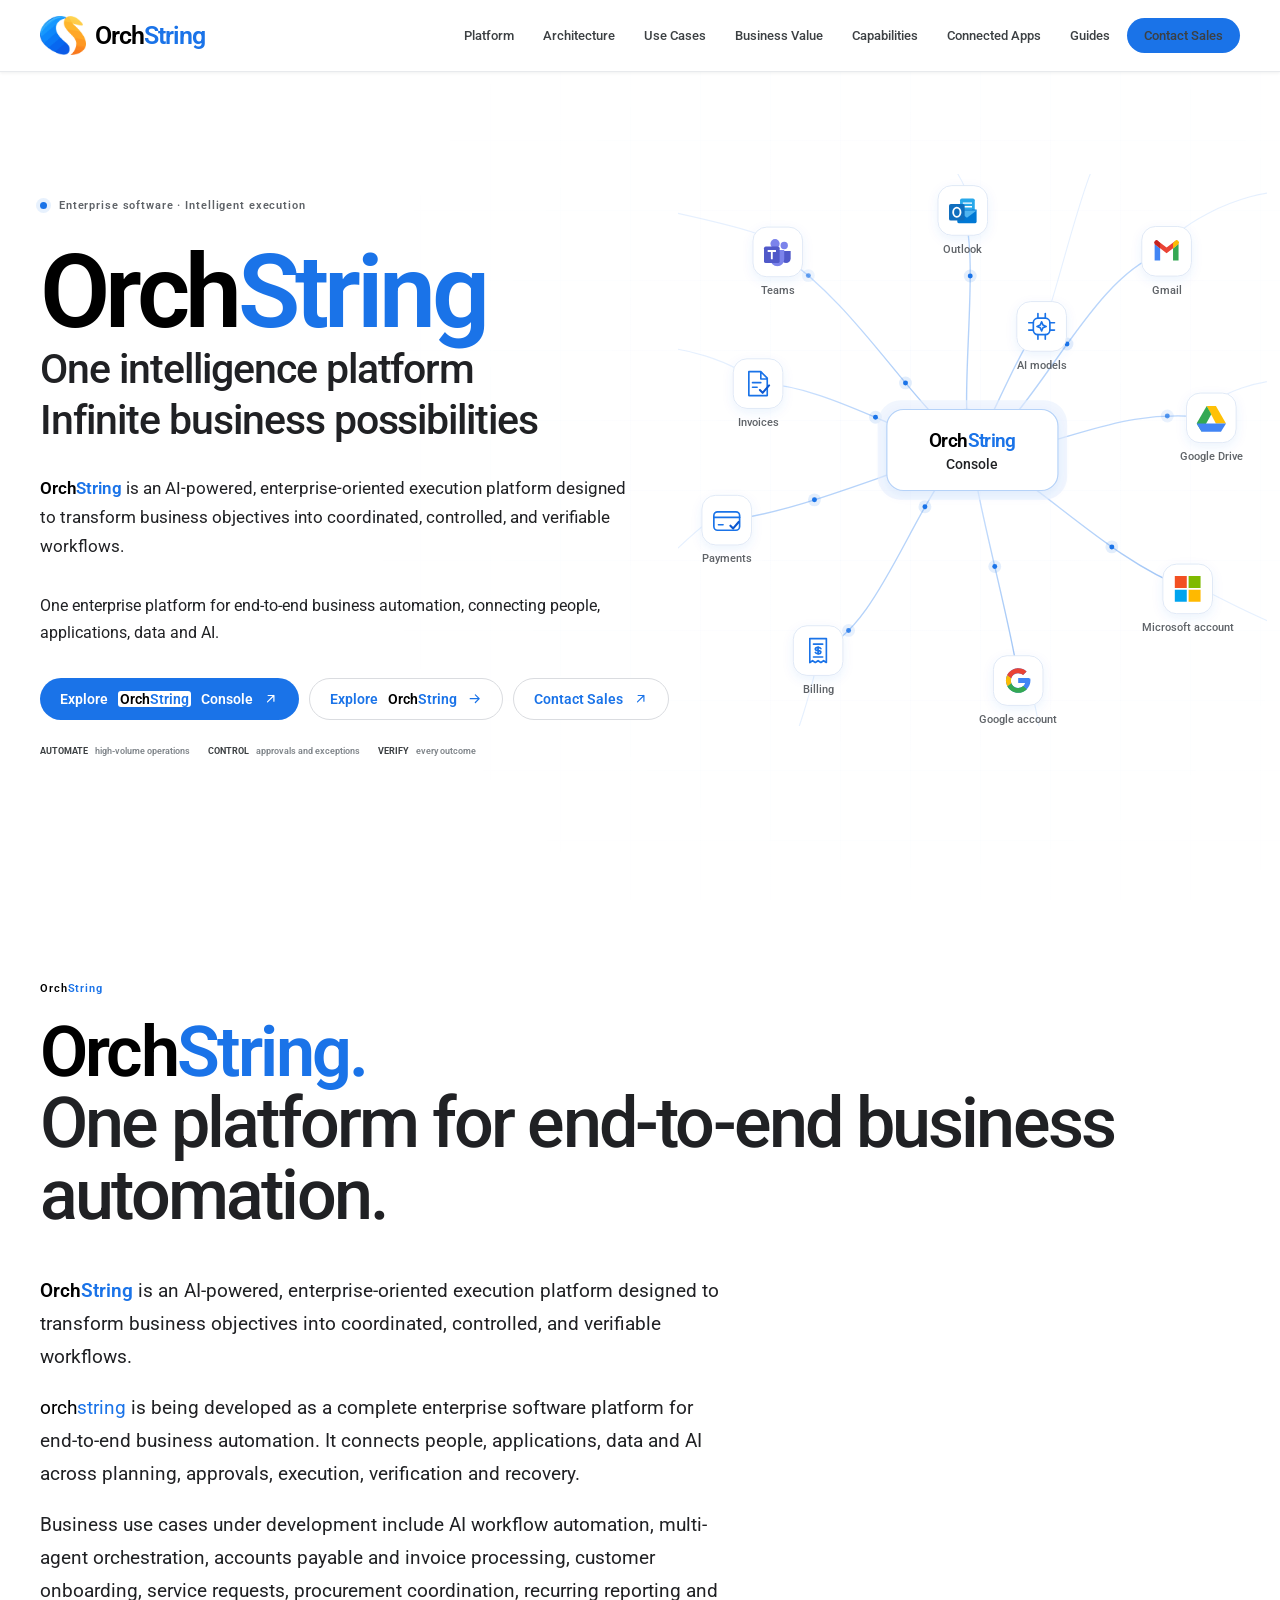
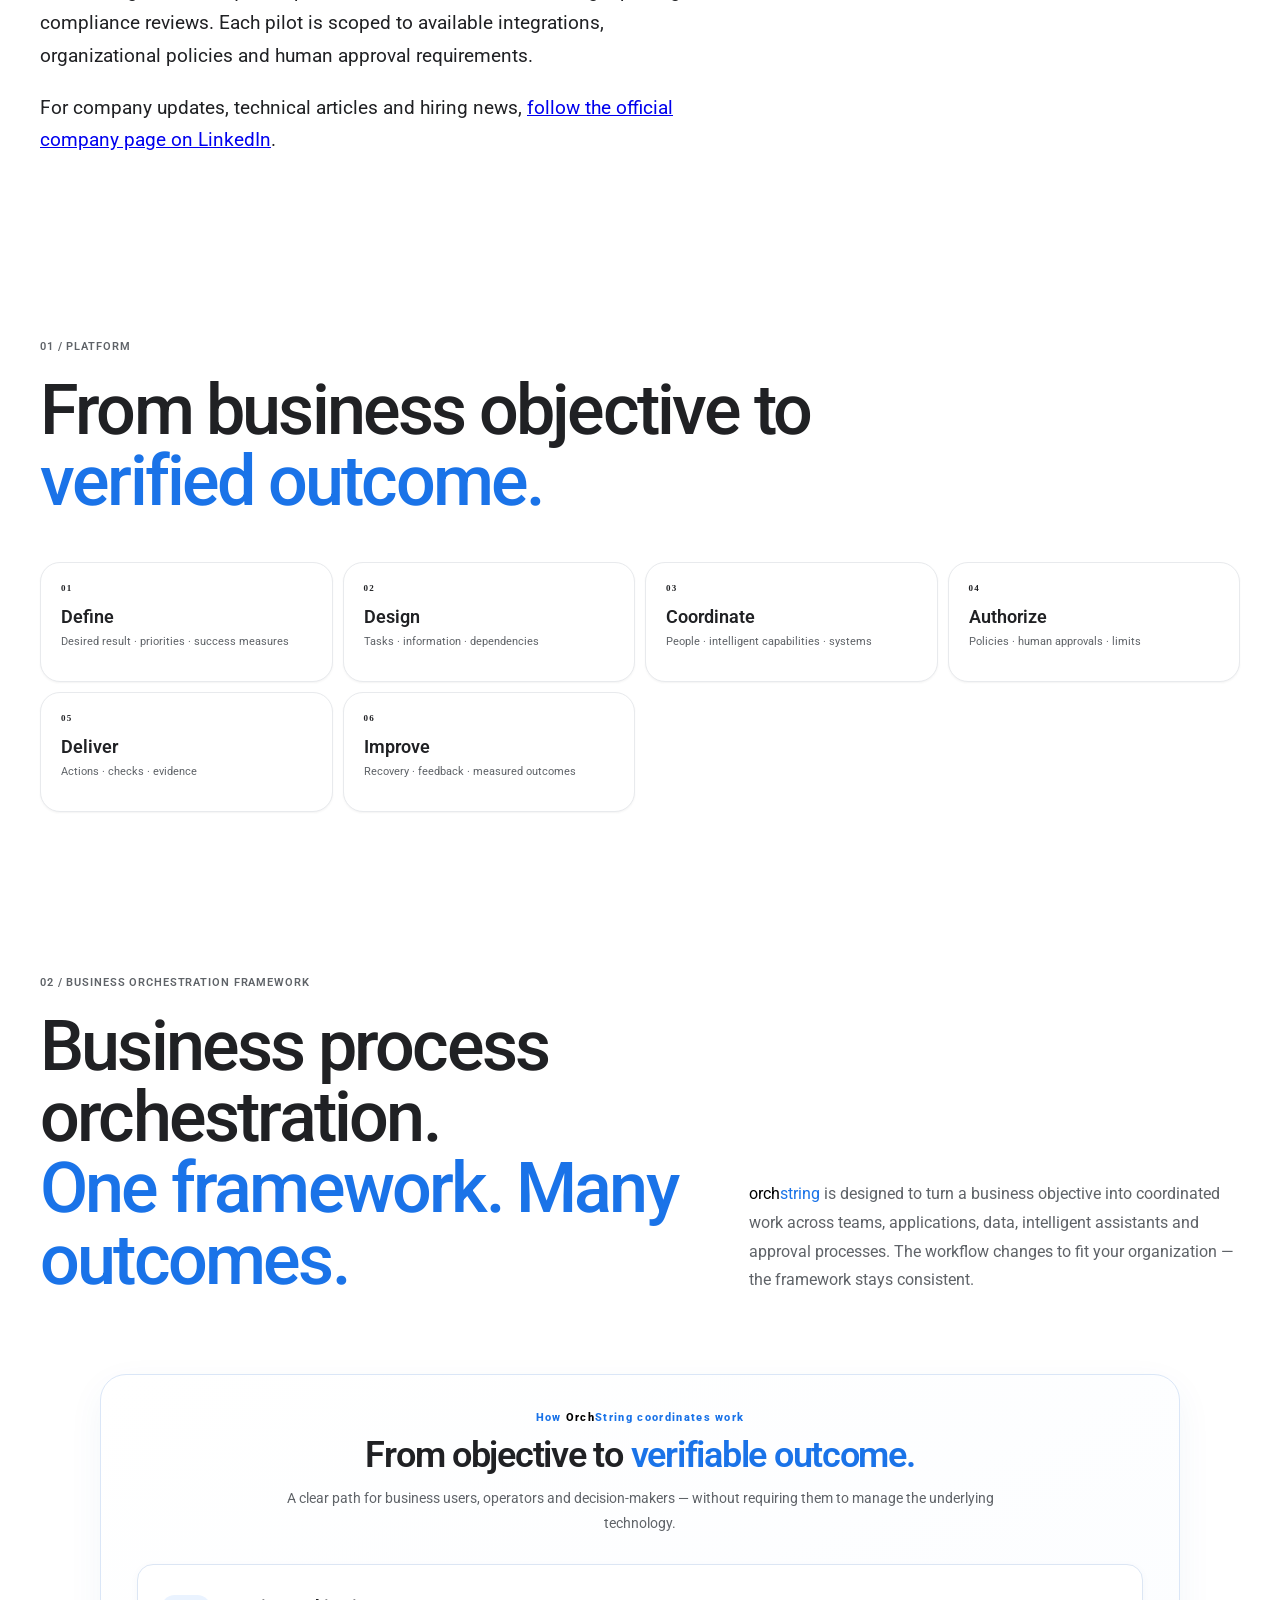
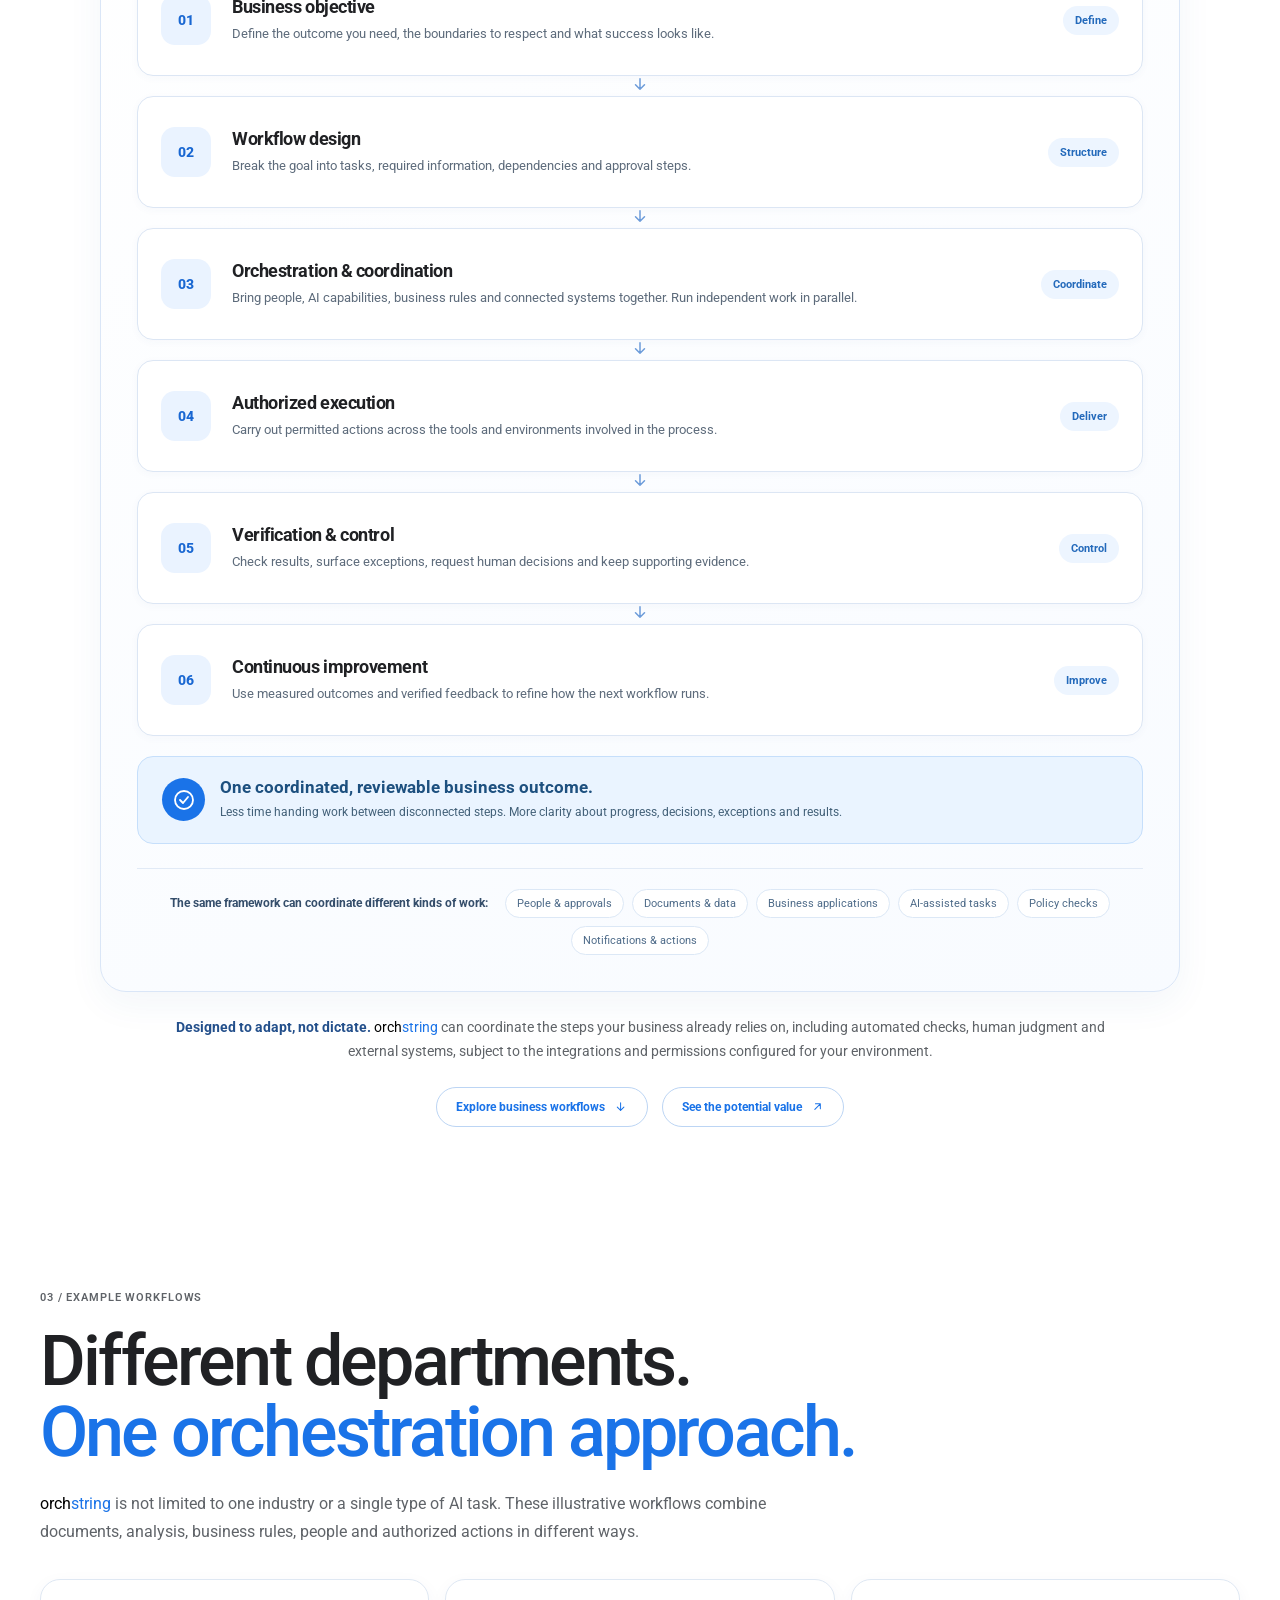
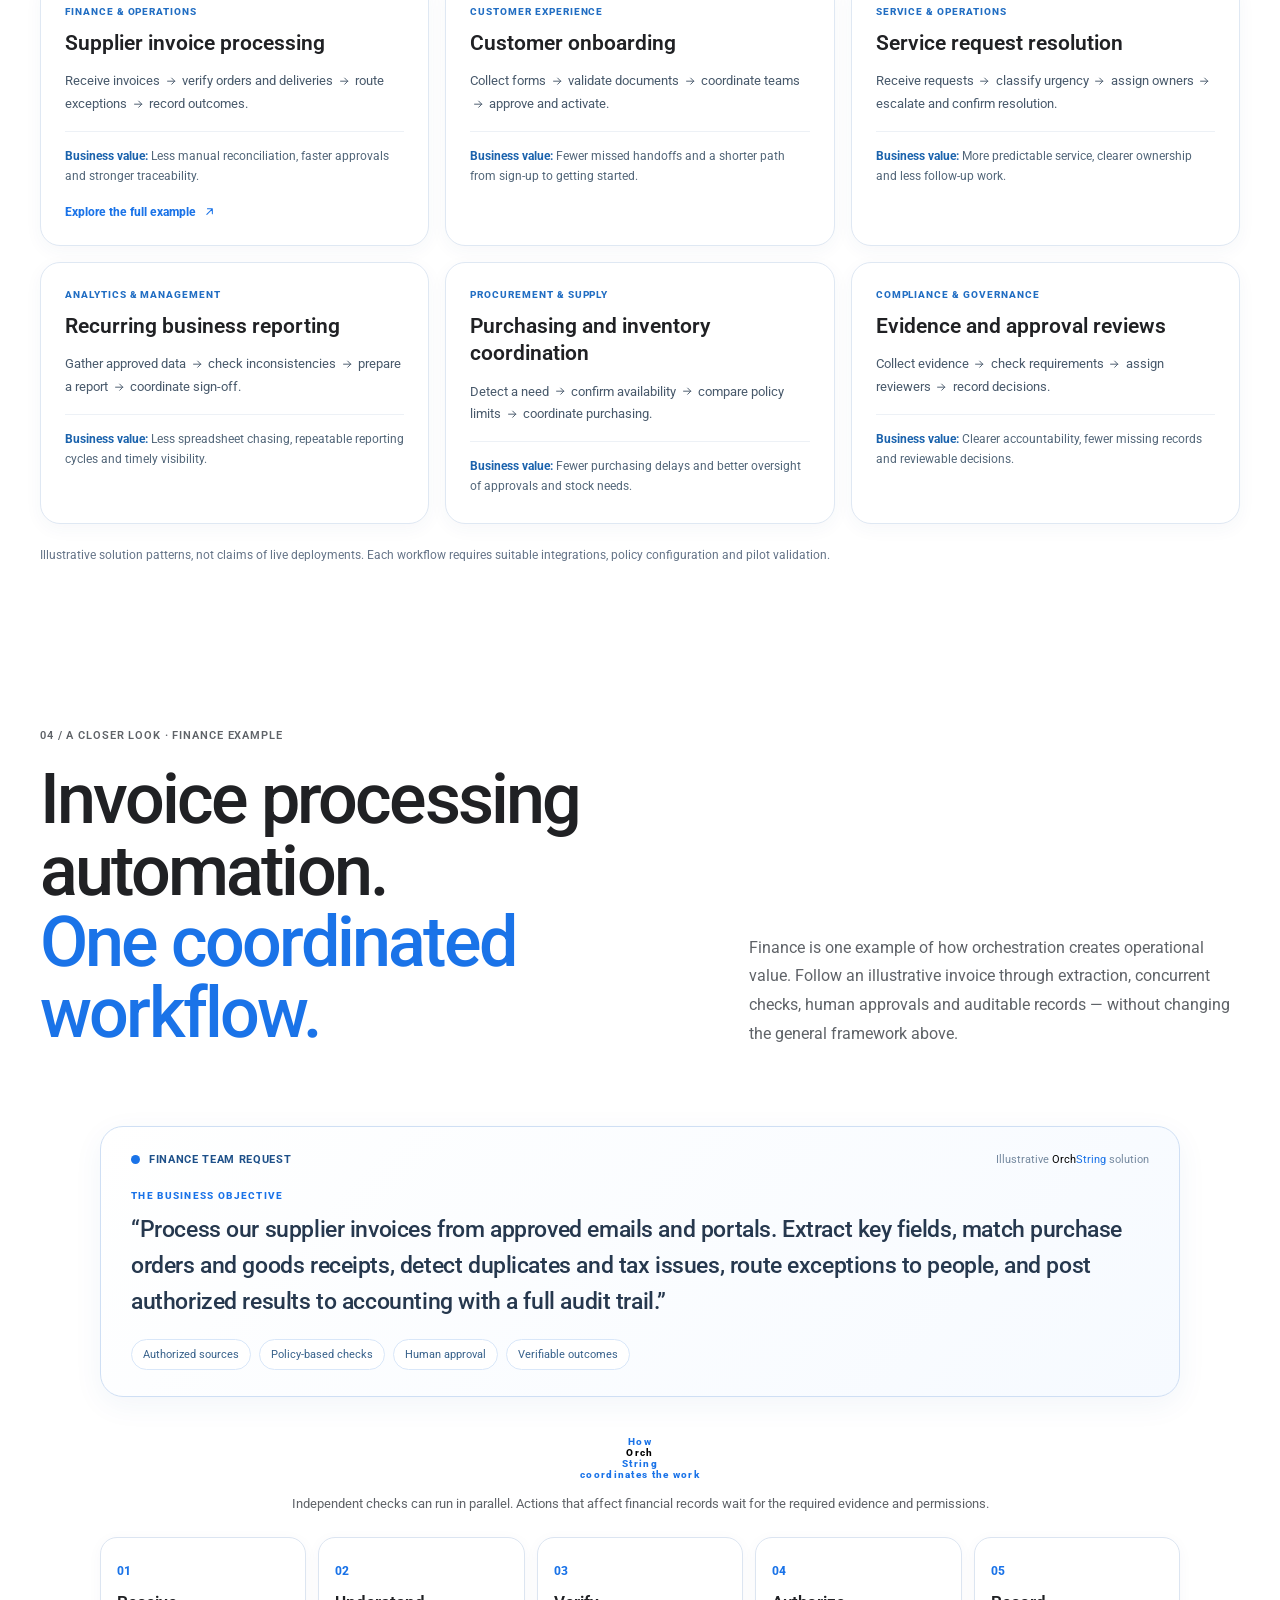
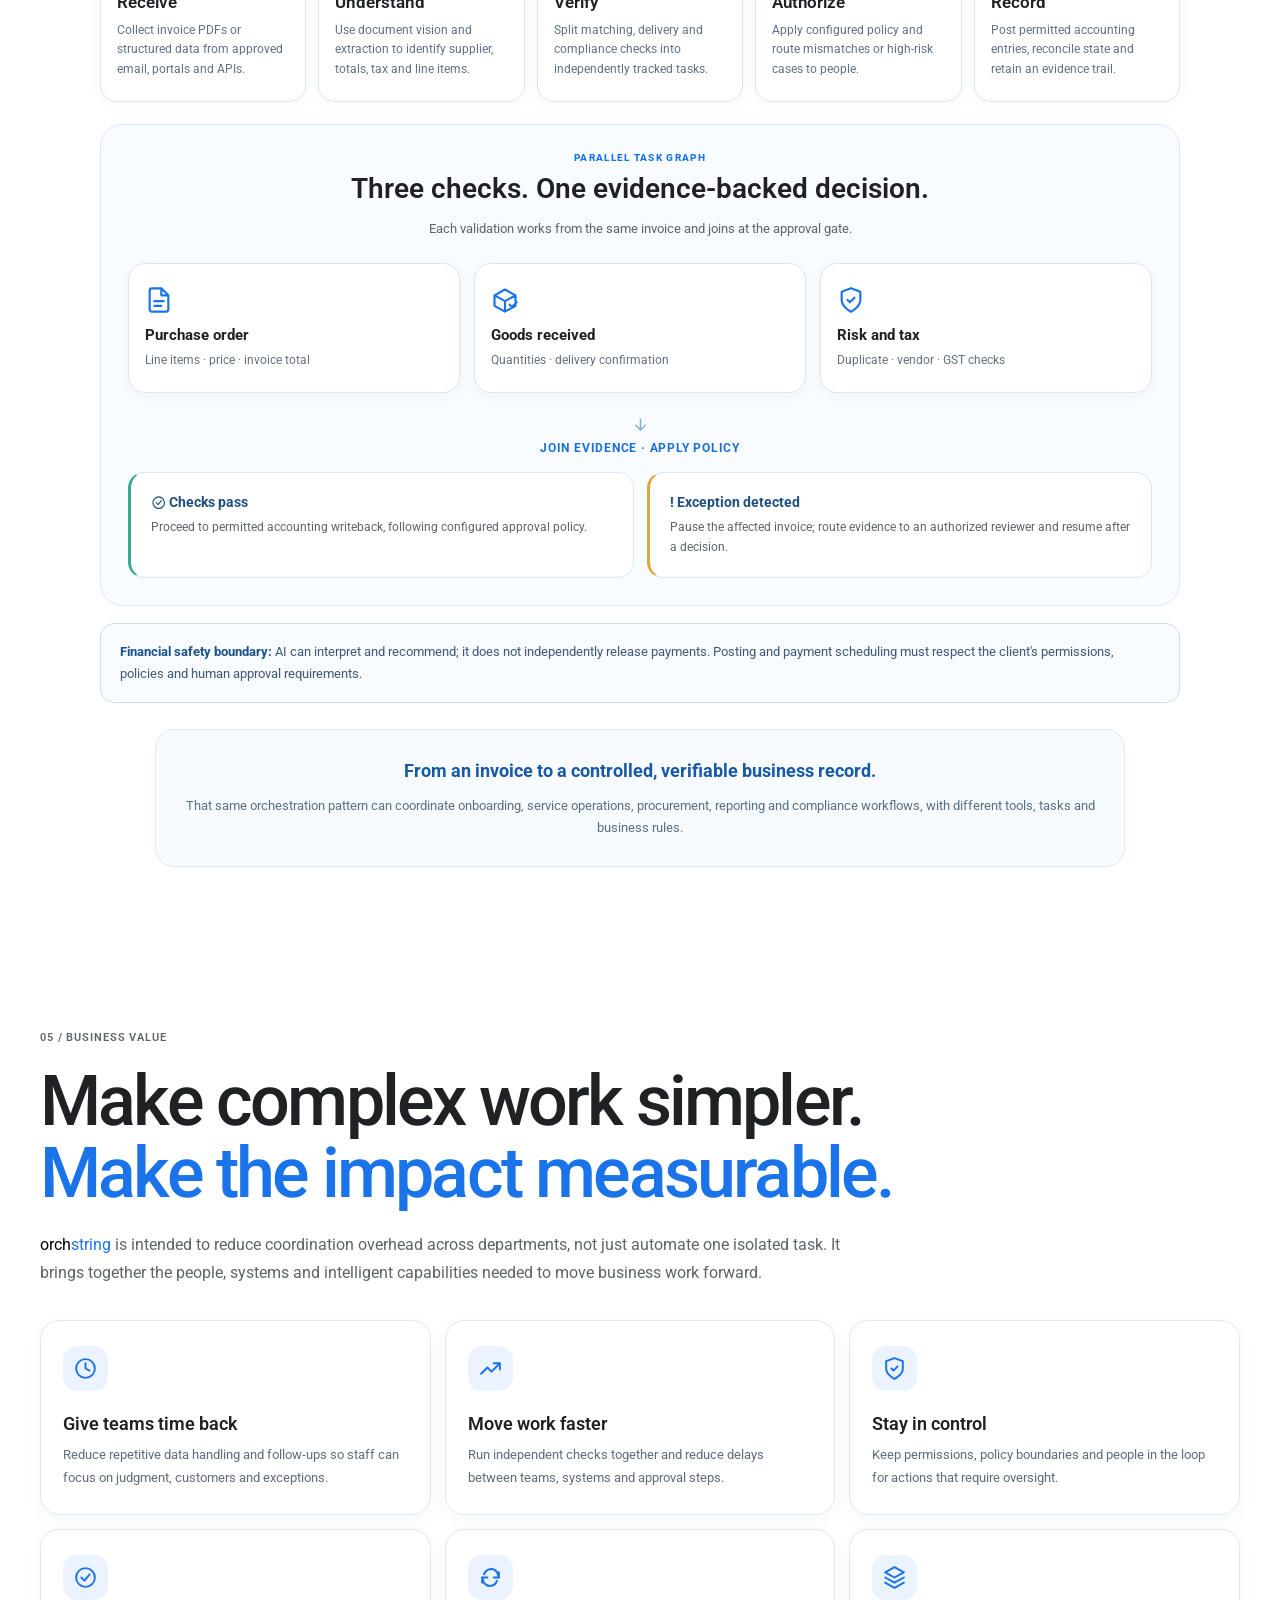
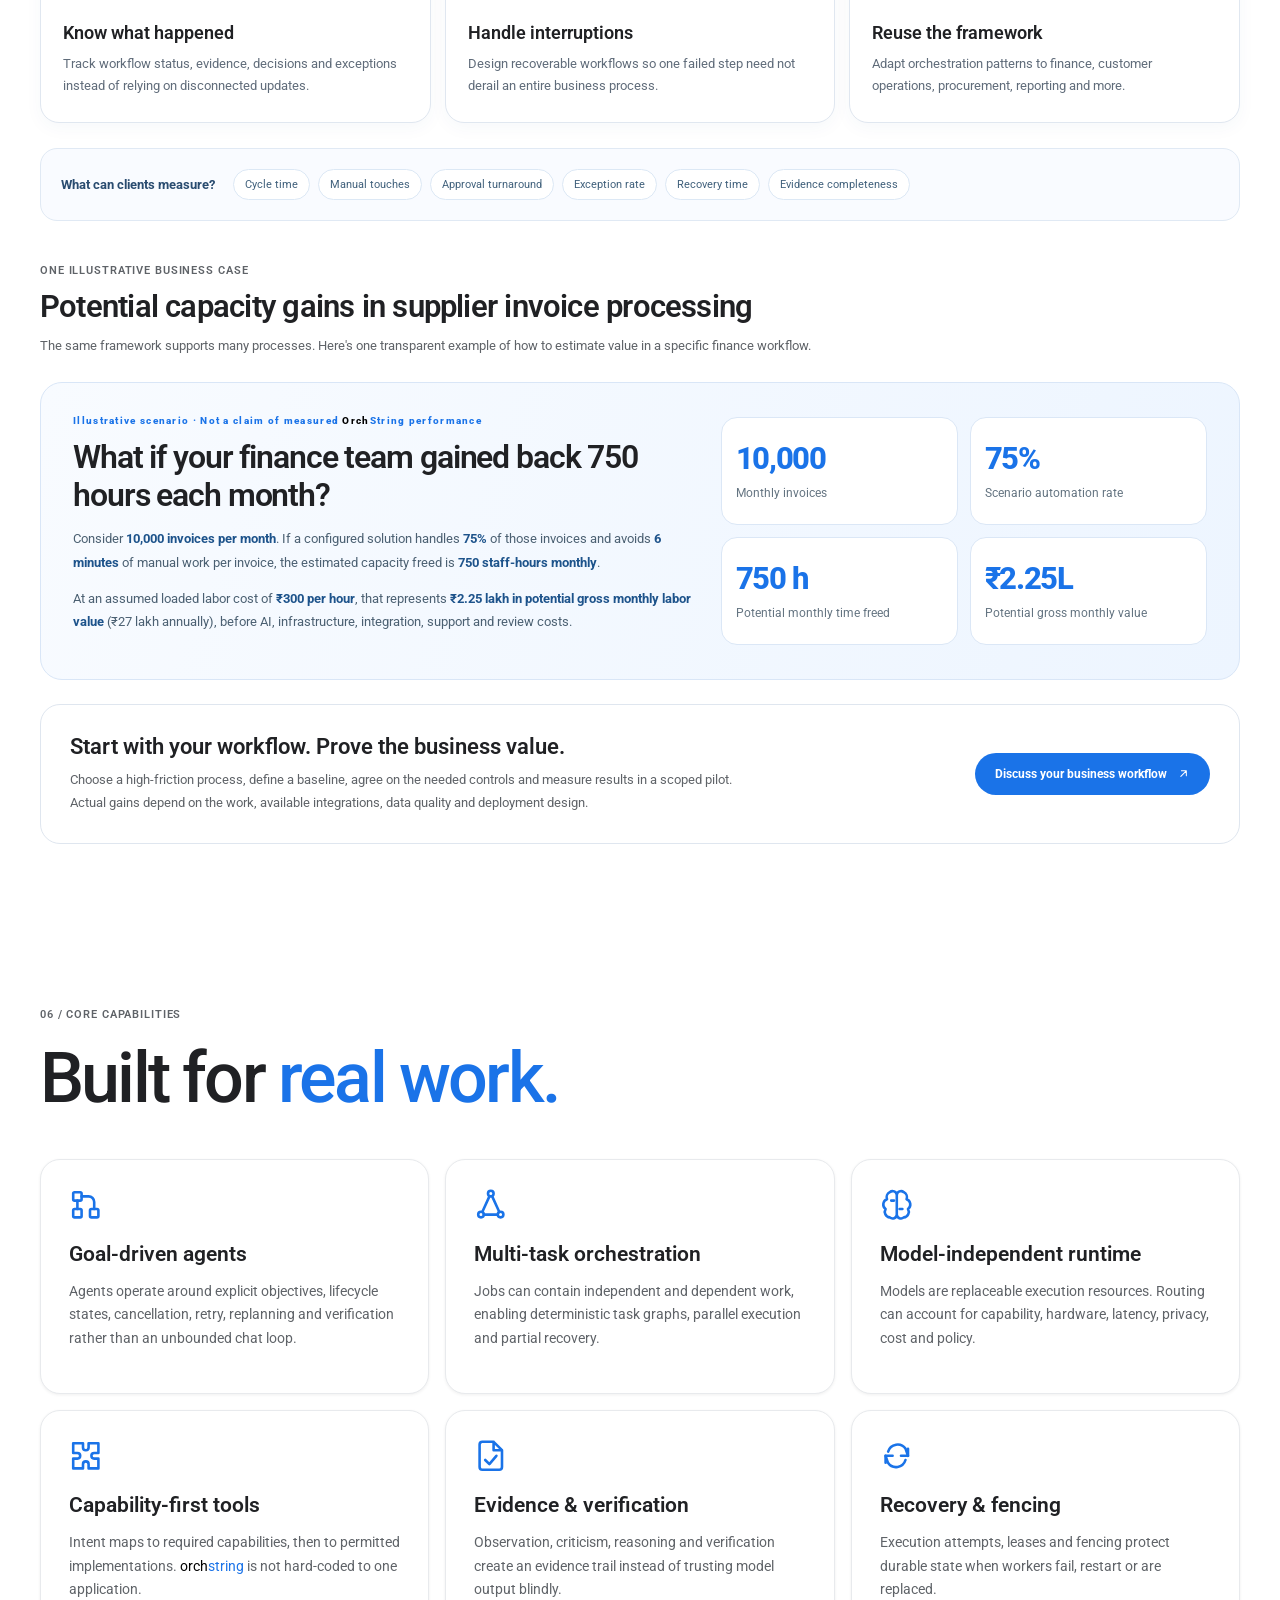
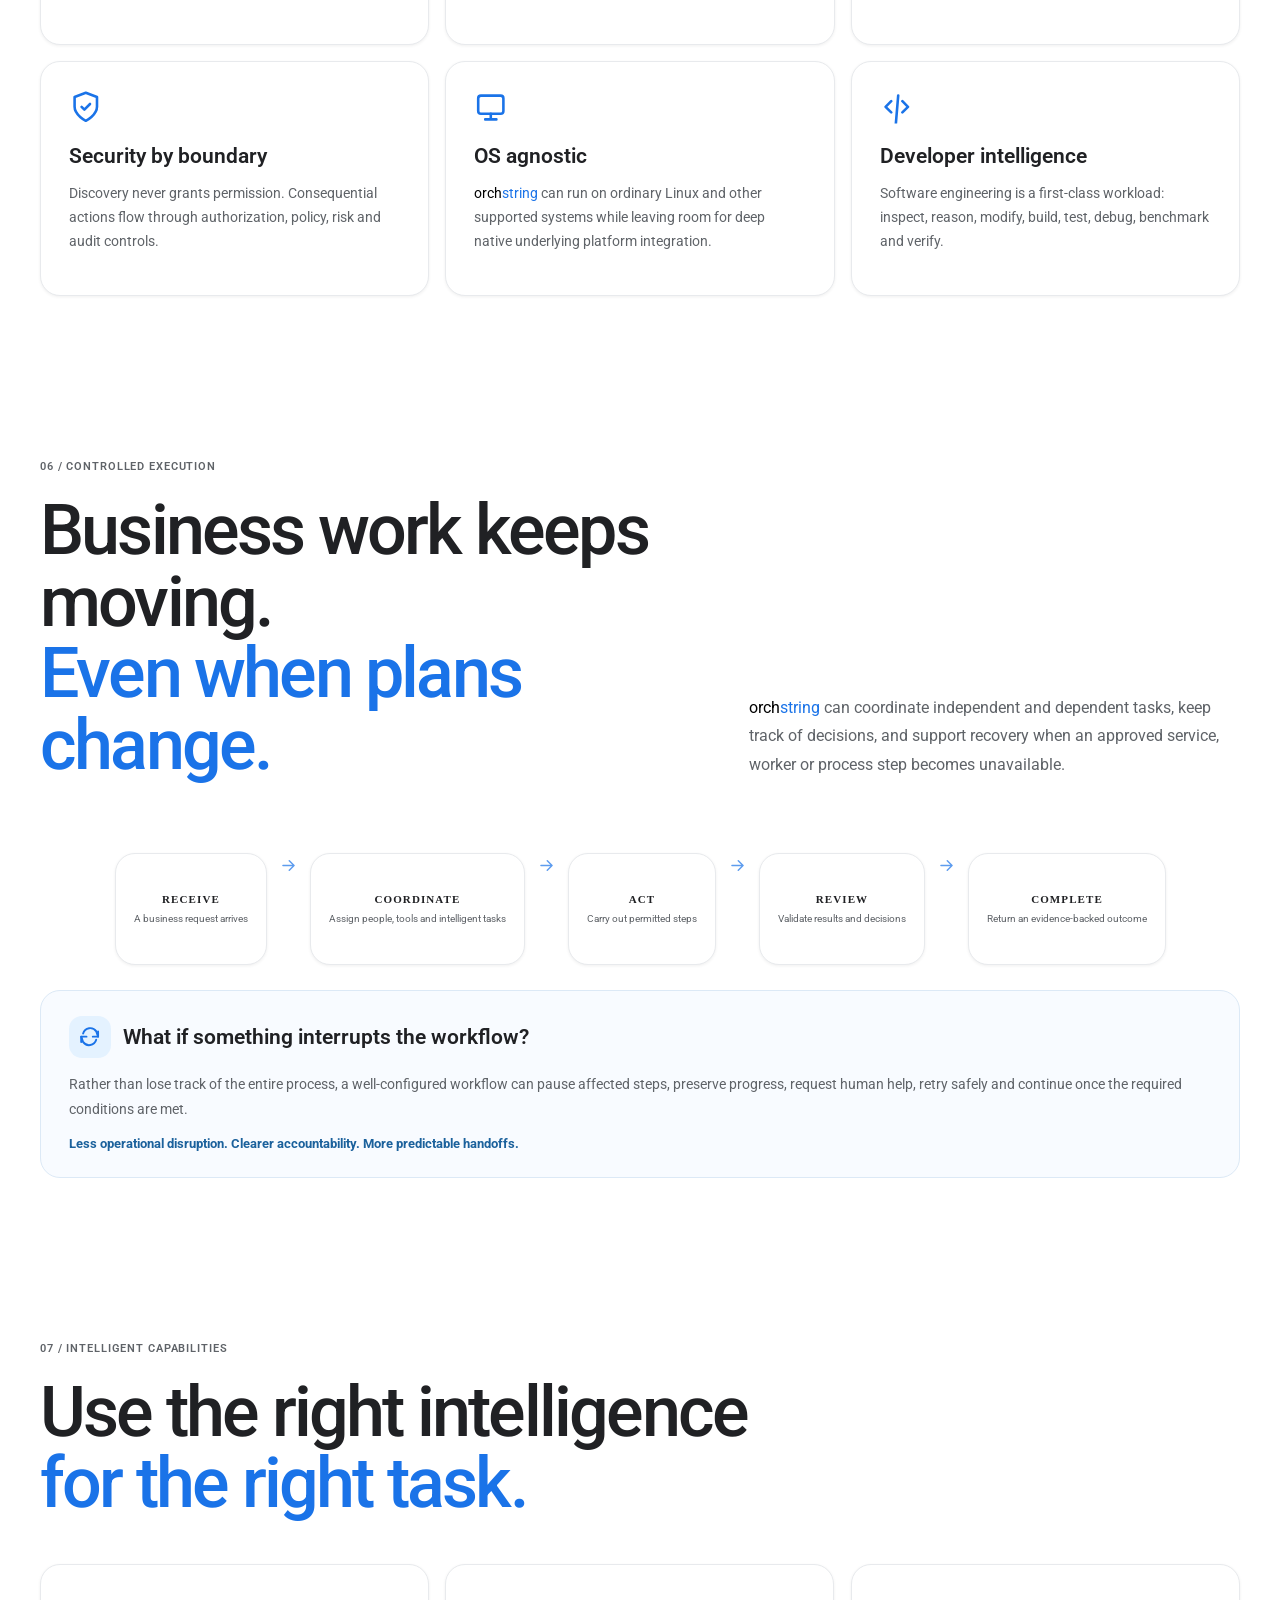
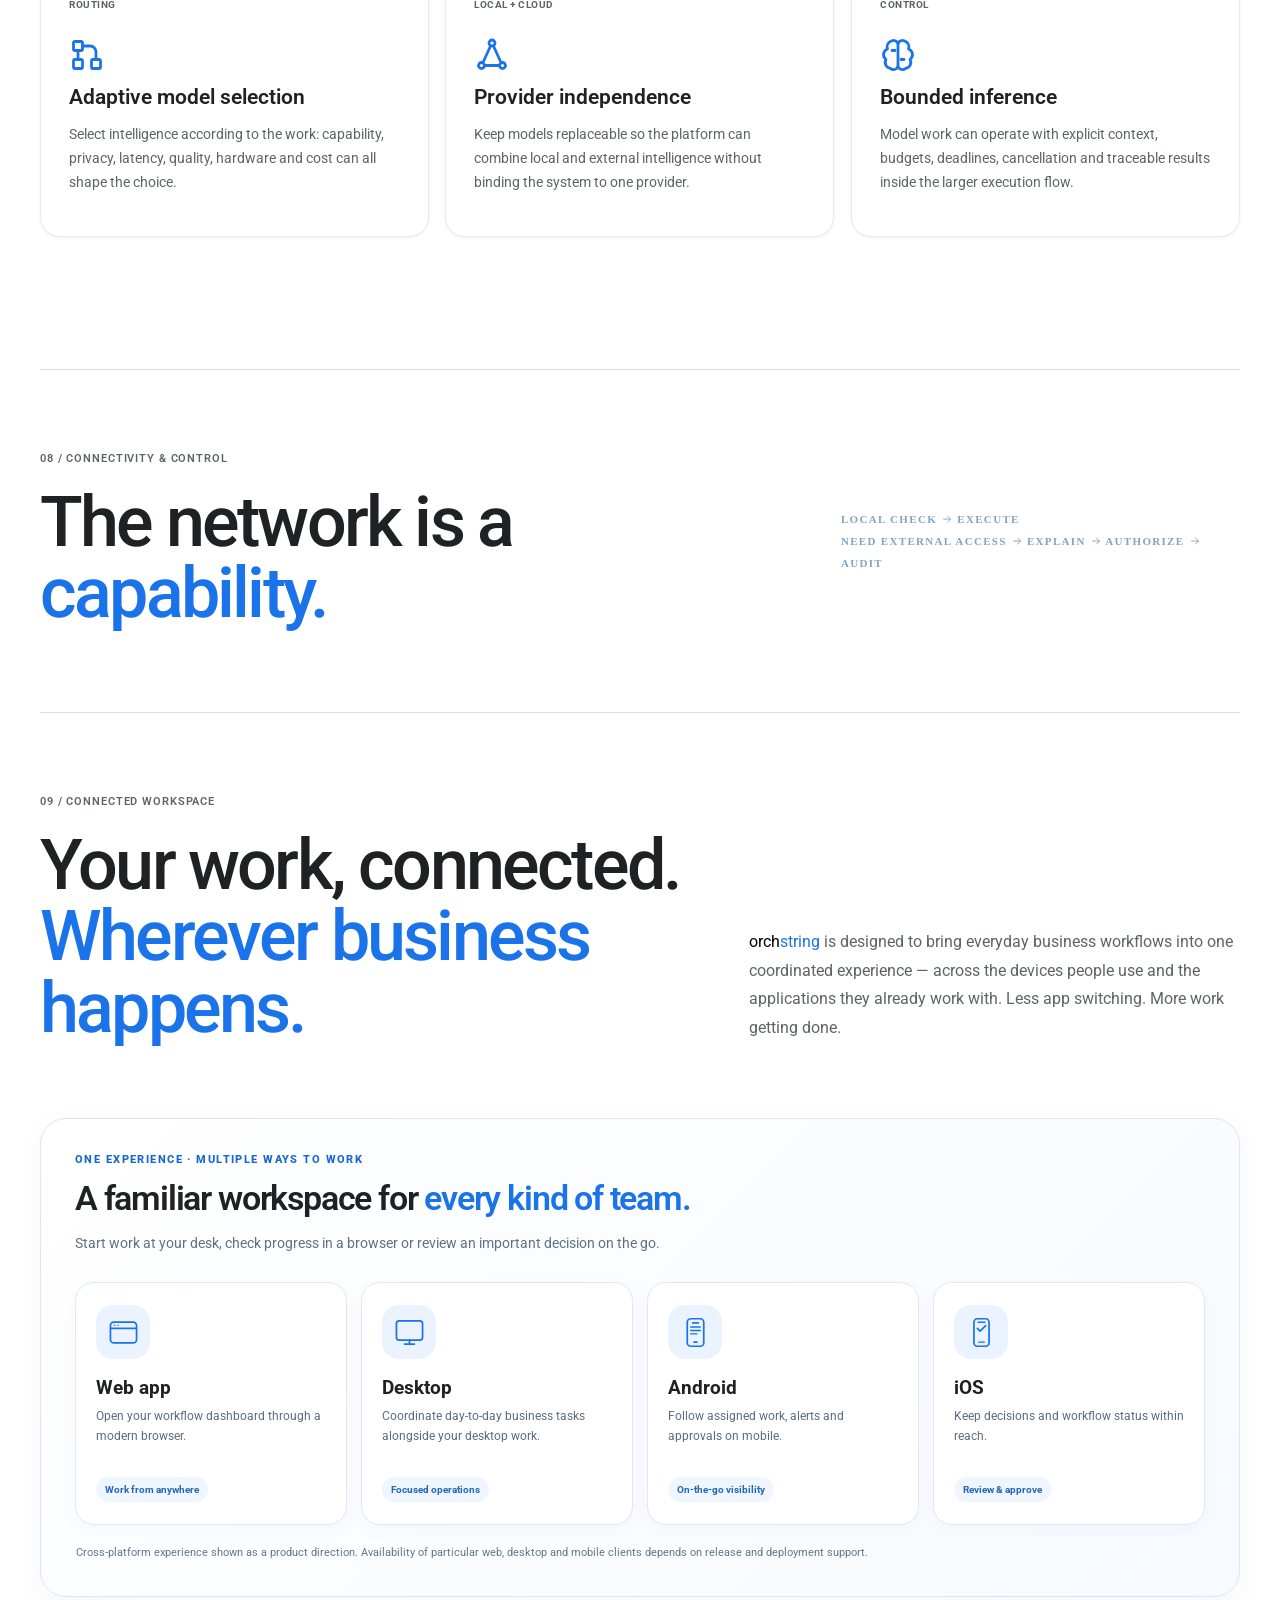
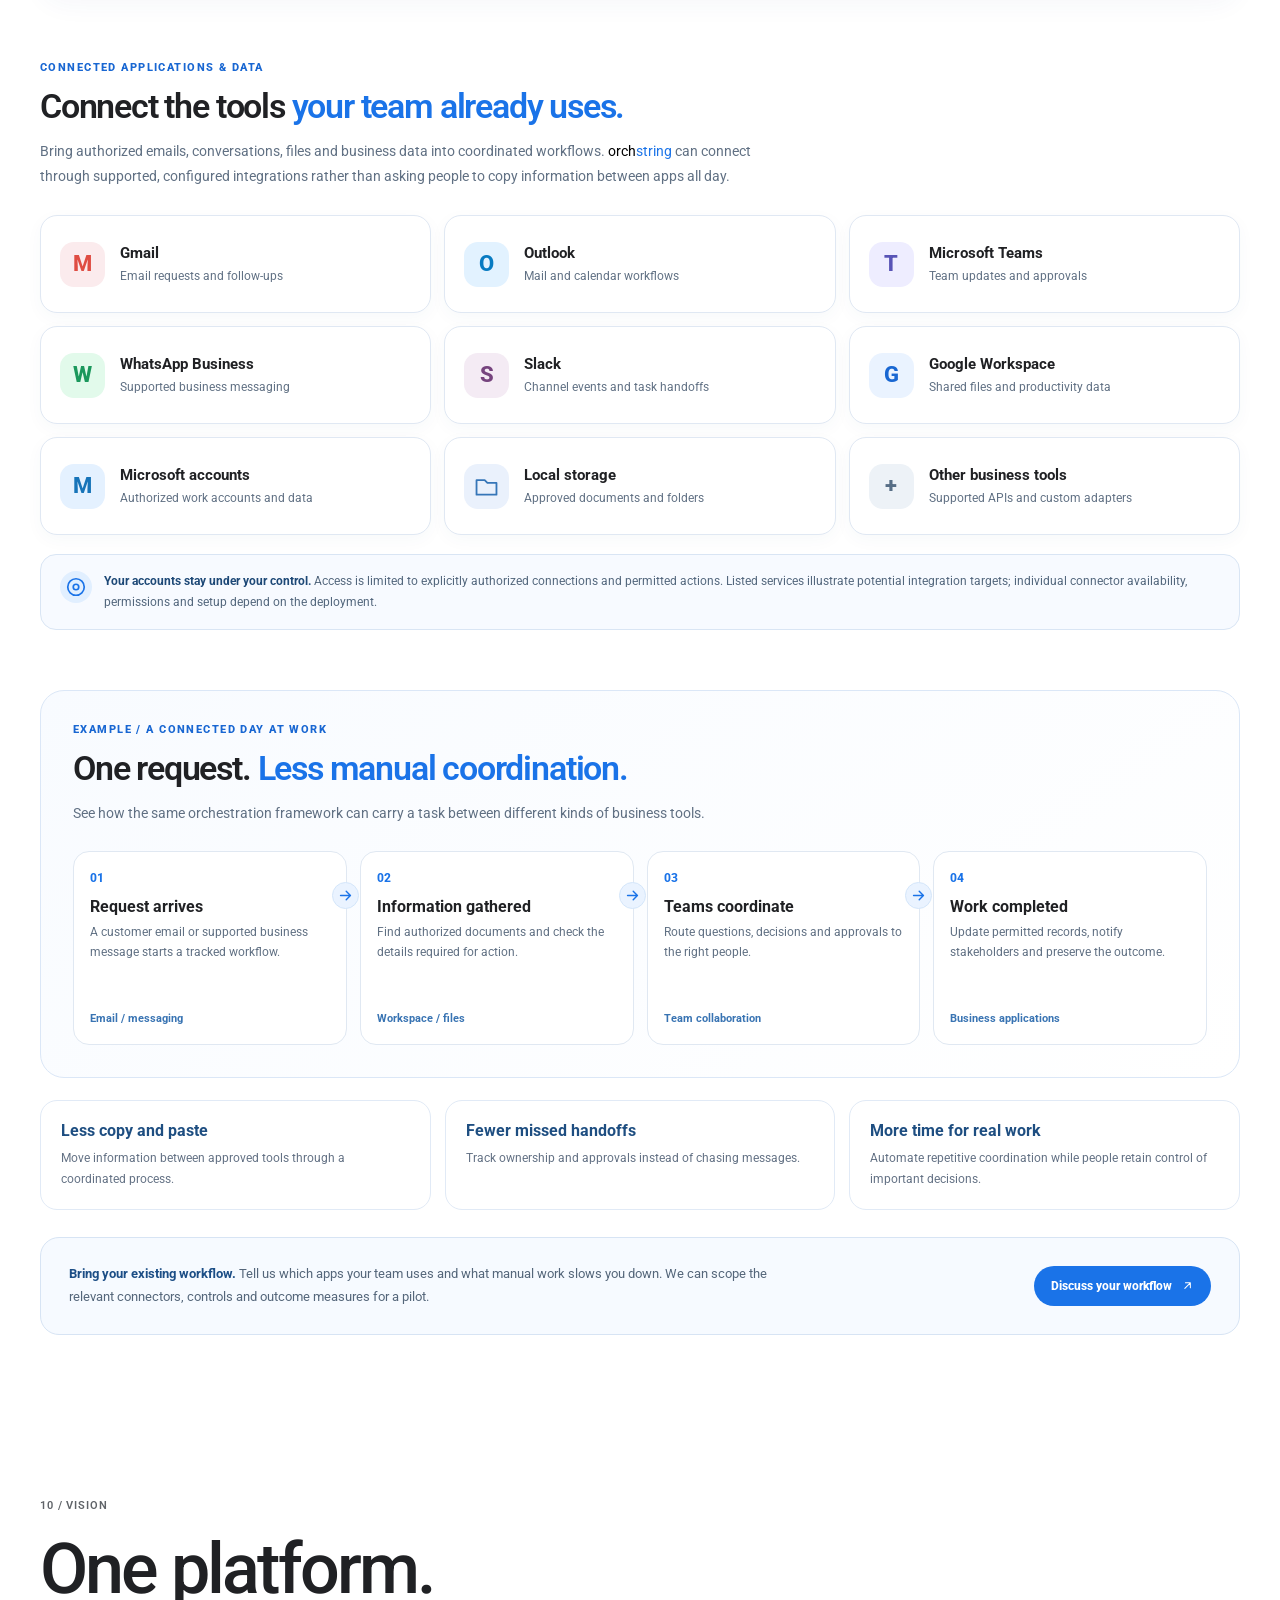
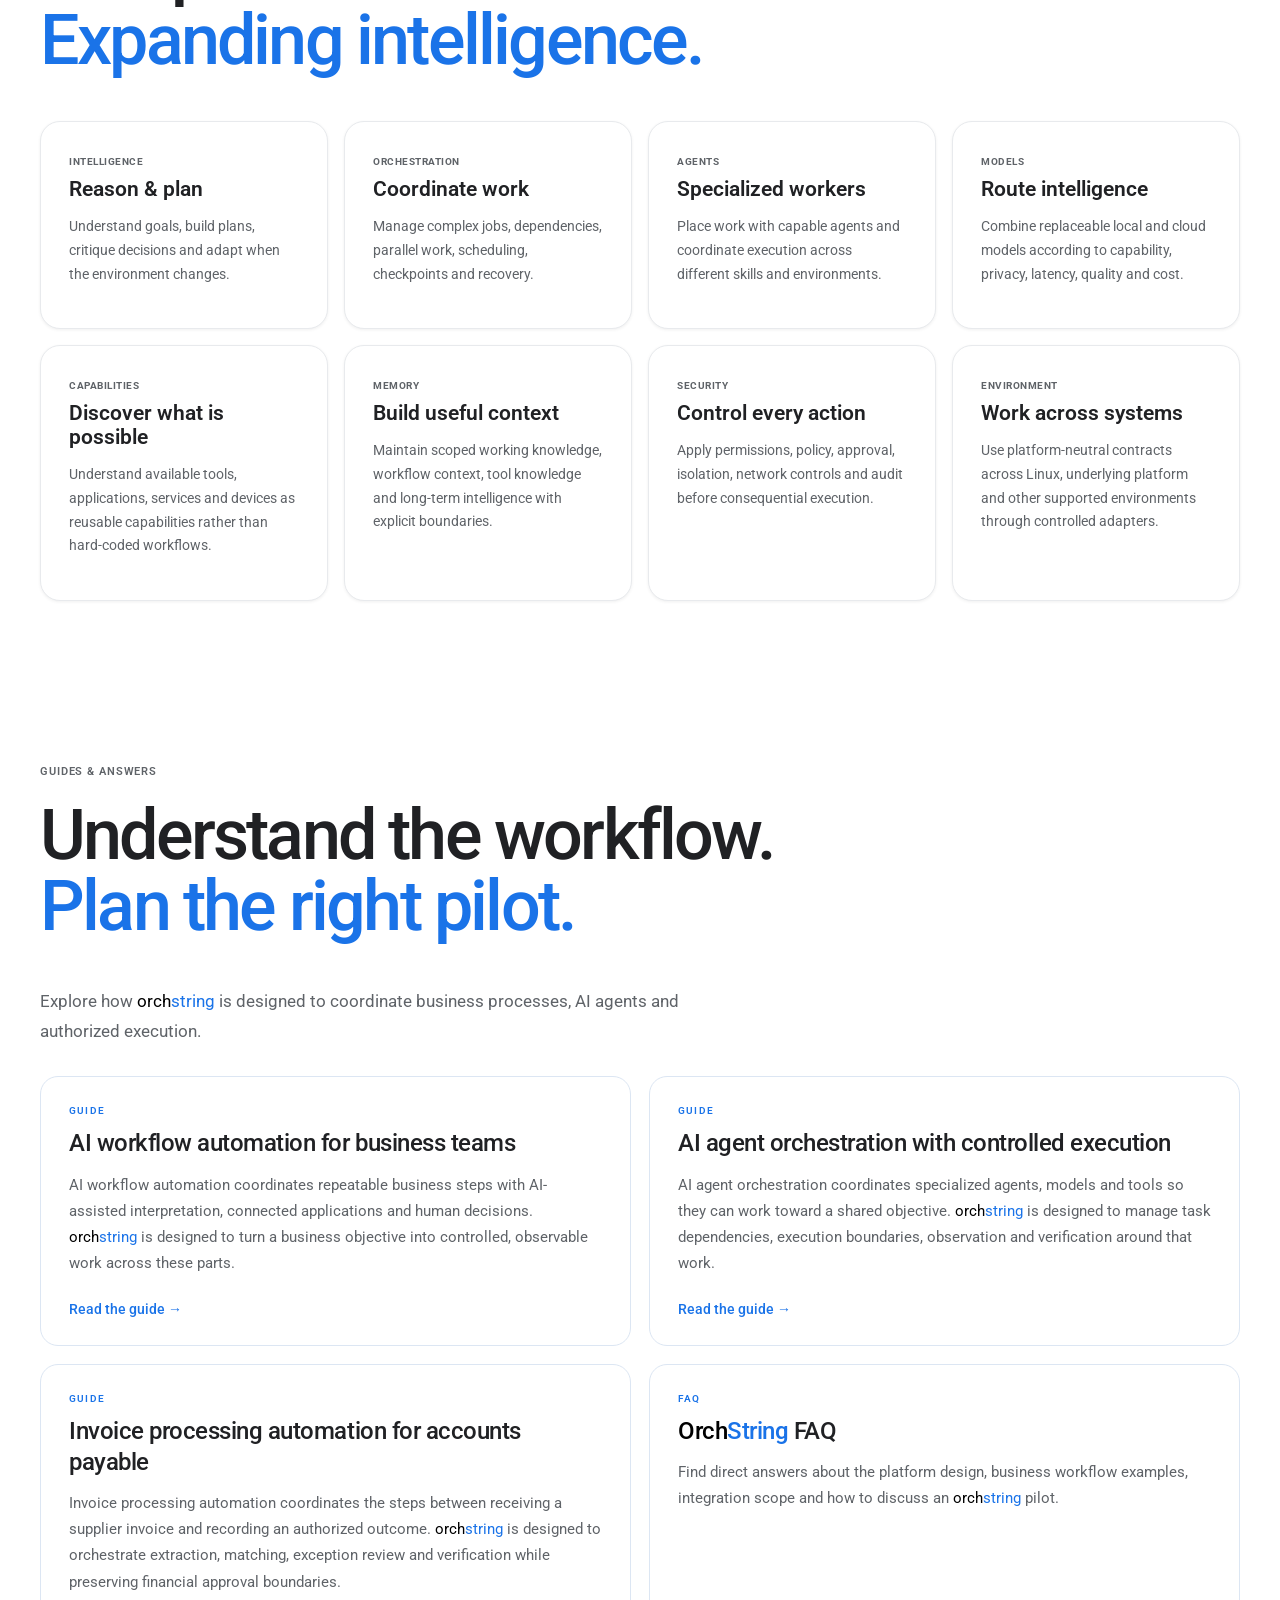
<file: index.html>
<!doctype html>
<html lang="en">
<head>
<meta charset="utf-8">
<meta name="viewport" content="width=device-width,initial-scale=1">
<meta name="theme-color" content="#ffffff">
<meta name="description" content="Automate your business with orchstring, an enterprise AI execution platform connecting people, apps and AI through controlled, verifiable workflows.">

<meta name="author" content="Yogesh Pandey">
<meta name="application-name" content="OrchString">
<meta name="creator" content="Yogesh Pandey">
<meta name="robots" content="index, follow, max-image-preview:large, max-snippet:-1, max-video-preview:-1">
<link rel="icon" href="/assets/orchstring-mark.svg" type="image/svg+xml" sizes="any">
<link rel="apple-touch-icon" href="/assets/orchstring-touch.png?v=20261029-navbar-fix" sizes="180x180">
<link rel="canonical" href="https://orchstring.com/">
<link rel="alternate" type="text/plain" href="/llms.txt" title="OrchString machine-readable overview">
<meta property="og:type" content="website">
<meta property="og:site_name" content="OrchString">
<meta property="og:title" content="OrchString | Enterprise AI Execution Platform">
<meta property="og:description" content="Automate your business with orchstring, an enterprise AI execution platform connecting people, apps and AI through controlled, verifiable workflows.">
<meta property="og:url" content="https://orchstring.com/">
<meta property="og:locale" content="en_IN">
<meta property="og:image" content="https://orchstring.com/assets/orchstring-social.png?v=20261026-tagline">
<meta property="og:image:width" content="1200">
<meta property="og:image:height" content="630">
<meta property="og:image:alt" content="OrchString — One intelligence platform — Infinite business possibilities">
<meta name="twitter:card" content="summary_large_image">
<meta name="twitter:image" content="https://orchstring.com/assets/orchstring-social.png?v=20261026-tagline">
<meta name="twitter:image:alt" content="OrchString — One intelligence platform — Infinite business possibilities">
<meta name="twitter:title" content="OrchString | Enterprise AI Execution Platform">
<meta name="twitter:description" content="Automate your business with orchstring, an enterprise AI execution platform connecting people, apps and AI through controlled, verifiable workflows.">
<script type="application/ld+json">
{
  "@context": "https://schema.org",
  "@graph": [
    {
      "@type": "Organization",
      "@id": "https://orchstring.com/#organization",
      "name": "OrchString",
      "alternateName": [
        "orchstring"
      ],
      "url": "https://orchstring.com/",
      "logo": { "@type": "ImageObject", "url": "https://orchstring.com/assets/orchstring-touch.png?v=20261030-search", "width": 180, "height": 180 },
      "image": "https://orchstring.com/assets/orchstring-touch.png?v=20261030-search",
       "description": "OrchString is an enterprise AI execution platform that turns business objectives into coordinated, controlled, and verifiable workflows across people, AI, and business applications.",
      "email": "yogesh.pandey@orchstring.com",
      "founder": [
        {
          "@type": "Person",
          "name": "Yogesh Pandey",
          "email": "yogesh.pandey@orchstring.com",
          "url": "https://www.linkedin.com/in/thedeveloperyug"
        },
        {
          "@type": "Person",
          "name": "Rishabh Saluja",
          "email": "rishabh.saluja@orchstring.com",
          "url": "https://www.linkedin.com/in/rishabh-saluja-4000641b7/"
        }
      ],
      "employee": [
        {
          "@type": "Person",
          "name": "Sreepada Bharadwaj",
          "jobTitle": "Finance and Operations",
          "url": "https://www.linkedin.com/in/sreepada-bharadwaj/"
        },
        {
          "@type": "Person",
          "name": "Ujjwal Krishna",
          "jobTitle": "Head of Sales",
          "url": "https://www.linkedin.com/in/ujjwal-krishna-6913a8172/"
        }
      ],
      "contactPoint": [
        {
          "@type": "ContactPoint",
          "contactType": "sales",
          "email": "yogesh.pandey@orchstring.com"
        }
      ],
      "sameAs": [
        "https://www.linkedin.com/company/orchstring/",
        "https://www.linkedin.com/in/thedeveloperyug"
      ],
      "slogan": "One intelligence platform\\nInfinite business possibilities"
    },
    {
      "@type": "SoftwareApplication",
      "@id": "https://orchstring.com/#orchstring",
      "name": "OrchString",
      "alternateName": [
        "orchstring"
      ],
      "url": "https://orchstring.com/",
      "applicationCategory": "BusinessApplication",
      "operatingSystem": "OS agnostic",
      "description": "orchstring is an AI-powered, enterprise-oriented execution platform designed to transform business objectives into coordinated, controlled, and verifiable workflows.",
      "creator": {
        "@id": "https://orchstring.com/#organization"
      },
      "provider": {
        "@id": "https://orchstring.com/#organization"
      }
    },
    {
      "@type": "WebSite",
      "@id": "https://orchstring.com/#website",
      "url": "https://orchstring.com/",
      "name": "OrchString",
      "alternateName": [
        "orchstring"
      ],
      "publisher": {
        "@id": "https://orchstring.com/#organization"
      },
      "inLanguage": "en-IN",
      "description": "Automate your business with orchstring, an enterprise AI execution platform connecting people, apps and AI through controlled, verifiable workflows.",
      "hasPart": [
        {
          "@type": "WebPage",
          "@id": "https://orchstring.com/#webpage",
          "url": "https://orchstring.com/"
        },
        {
          "@type": "WebPage",
          "@id": "https://orchstring.com/ai-workflow-automation/#webpage",
          "url": "https://orchstring.com/ai-workflow-automation/"
        },
        {
          "@type": "WebPage",
          "@id": "https://orchstring.com/ai-agent-orchestration/#webpage",
          "url": "https://orchstring.com/ai-agent-orchestration/"
        },
        {
          "@type": "WebPage",
          "@id": "https://orchstring.com/invoice-processing-automation/#webpage",
          "url": "https://orchstring.com/invoice-processing-automation/"
        },
        {
          "@type": "WebPage",
          "@id": "https://orchstring.com/faq/#webpage",
          "url": "https://orchstring.com/faq/"
        }
      ]
    },
    {
      "@type": "WebPage",
      "@id": "https://orchstring.com/#webpage",
      "url": "https://orchstring.com/",
      "name": "OrchString | Enterprise AI Execution Platform",
      "description": "Automate your business with orchstring, an enterprise AI execution platform connecting people, apps and AI through controlled, verifiable workflows.",
      "isPartOf": {
        "@id": "https://orchstring.com/#website"
      },
      "about": [
        {
          "@id": "https://orchstring.com/#organization"
        },
        {
          "@id": "https://orchstring.com/#orchstring"
        }
      ],
      "inLanguage": "en-IN",
      "dateModified": "2026-10-31",
      "keywords": [
        "enterprise execution platform",
        "enterprise AI software",
        "business operations orchestration",
        "AI workflow automation",
        "AI agent orchestration"
      ],
      "relatedLink": [
        "https://orchstring.com/ai-workflow-automation/",
        "https://orchstring.com/ai-agent-orchestration/",
        "https://orchstring.com/invoice-processing-automation/",
        "https://orchstring.com/faq/"
      ]
    }
  ]
}
</script>
<title>OrchString | Enterprise AI Execution Platform</title>
<link rel="preconnect" href="https://fonts.googleapis.com">
<link rel="preconnect" href="https://fonts.gstatic.com" crossorigin>
<link href="https://fonts.googleapis.com/css2?family=Roboto:wght@400;500;700&display=swap" rel="stylesheet">
<link rel="stylesheet" href="style-new.css?v=20261026-tagline">
<link rel="stylesheet" href="/content.css?v=20261026-seo">
<noscript><style>.reveal,.reveal *{opacity:1!important;transform:none!important;animation:none!important}</style></noscript>
</head>
<body>
<a class="skip-link" href="#top">Skip to content</a>
<svg xmlns="http://www.w3.org/2000/svg" class="orchstring-icon-sprite" aria-hidden="true" focusable="false"><defs>
<symbol id="orchstring-icon-menu" viewBox="0 0 24 24"><path d='M4 6h16M4 12h16M4 18h16'/></symbol>
<symbol id="orchstring-icon-arrow-up-right" viewBox="0 0 24 24"><path d='M7 17 17 7M8 7h9v9'/></symbol>
<symbol id="orchstring-icon-arrow-right" viewBox="0 0 24 24"><path d='M5 12h14m-6-6 6 6-6 6'/></symbol>
<symbol id="orchstring-icon-arrow-down" viewBox="0 0 24 24"><path d='M12 5v14m-6-6 6 6 6-6'/></symbol>
<symbol id="orchstring-icon-check-circle" viewBox="0 0 24 24"><circle cx='12' cy='12' r='9'/><path d='m8 12 3 3 5-6'/></symbol>
<symbol id="orchstring-icon-file-text" viewBox="0 0 24 24"><path d='M14 2H6a2 2 0 0 0-2 2v16a2 2 0 0 0 2 2h12a2 2 0 0 0 2-2V8zM14 2v6h6M8 13h8M8 17h6'/></symbol>
<symbol id="orchstring-icon-package-check" viewBox="0 0 24 24"><path d='m12 3 9 5-9 5-9-5 9-5ZM3 8v9l9 5 9-5V8M12 13v9m4-6 2 2 4-4'/></symbol>
<symbol id="orchstring-icon-shield-check" viewBox="0 0 24 24"><path d='M12 22s8-4 8-10V5l-8-3-8 3v7c0 6 8 10 8 10Z'/><path d='m9 12 2 2 4-4'/></symbol>
<symbol id="orchstring-icon-clock" viewBox="0 0 24 24"><circle cx='12' cy='12' r='9'/><path d='M12 7v5l4 2'/></symbol>
<symbol id="orchstring-icon-trending-up" viewBox="0 0 24 24"><path d='m3 17 6-6 4 4 8-8M15 7h6v6'/></symbol>
<symbol id="orchstring-icon-refresh-cw" viewBox="0 0 24 24"><path d='M20 7v5h-5M4 17v-5h5'/><path d='M5.8 9a7 7 0 0 1 12.5-2L20 12M4 12l1.7 5a7 7 0 0 0 12.5-2'/></symbol>
<symbol id="orchstring-icon-layers" viewBox="0 0 24 24"><path d='m12 2 9 5-9 5-9-5 9-5ZM3 12l9 5 9-5M3 17l9 5 9-5'/></symbol>
<symbol id="orchstring-icon-workflow" viewBox="0 0 24 24"><rect x='3' y='3' width='6' height='6' rx='1'/><rect x='15' y='15' width='6' height='6' rx='1'/><rect x='3' y='15' width='6' height='6' rx='1'/><path d='M9 6h5a4 4 0 0 1 4 4v5M6 9v6'/></symbol>
<symbol id="orchstring-icon-network" viewBox="0 0 24 24"><circle cx='12' cy='4' r='2'/><circle cx='5' cy='19' r='2'/><circle cx='19' cy='19' r='2'/><path d='m11 6-5 11m7-11 5 11M7 19h10'/></symbol>
<symbol id="orchstring-icon-brain" viewBox="0 0 24 24"><path d='M12 5a3 3 0 0 0-5-2 4 4 0 0 0-2 5 4 4 0 0 0-1 7 4 4 0 0 0 3 6 3 3 0 0 0 5-2V5ZM12 5a3 3 0 0 1 5-2 4 4 0 0 1 2 5 4 4 0 0 1 1 7 4 4 0 0 1-3 6 3 3 0 0 1-5-2V5Z'/><path d='M8 9h2m4 6h2'/></symbol>
<symbol id="orchstring-icon-puzzle" viewBox="0 0 24 24"><path d='M3 3h7v3a2 2 0 1 0 4 0V3h7v7h-3a2 2 0 1 0 0 4h3v7h-7v-3a2 2 0 1 0-4 0v3H3v-7h3a2 2 0 1 0 0-4H3V3Z'/></symbol>
<symbol id="orchstring-icon-file-check" viewBox="0 0 24 24"><path d='M14 2H6a2 2 0 0 0-2 2v16a2 2 0 0 0 2 2h12a2 2 0 0 0 2-2V8l-6-6Zm0 0v6h6'/><path d='m8 15 3 3 5-6'/></symbol>
<symbol id="orchstring-icon-monitor" viewBox="0 0 24 24"><rect x='3' y='4' width='18' height='13' rx='2'/><path d='M8 21h8M12 17v4'/></symbol>
<symbol id="orchstring-icon-code" viewBox="0 0 24 24"><path d='m8 8-4 4 4 4m8-8 4 4-4 4m-3-12-2 24'/></symbol>
<symbol id="orchstring-icon-circle-dot" viewBox="0 0 24 24"><circle cx='12' cy='12' r='9'/><circle cx='12' cy='12' r='3'/></symbol>
</defs></svg>
<div id="progress"></div>
<div class="noise" aria-hidden="true"></div>

<header class="site-header">
  <a class="brand" href="#top" aria-label="OrchString home">
    <img class="brand-logo-mark" src="/assets/orchstring-touch.png?v=20261029-navbar-fix" width="46" height="41" alt="" decoding="sync" fetchpriority="high"><span class="brand-wordmark"><span class="brand-orch">Orch</span><span class="brand-string">String</span></span>
  </a>
  <button class="menu-toggle" aria-label="Toggle navigation" aria-expanded="false"><svg class="orchstring-icon" viewBox="0 0 24 24" aria-hidden="true" focusable="false"><use href="#orchstring-icon-menu"></use></svg></button>
  <nav id="main-nav">
    <a href="#platform">Platform</a>
    <a href="#architecture">Architecture</a>
    <a href="#use-cases">Use Cases</a>
    <a href="#business-impact">Business Value</a>
    <a href="#capabilities">Capabilities</a>
    <a href="#any-os">Connected Apps</a>
    <a href="#resources">Guides</a>
    <a class="nav-sales" href="#contact">Contact Sales</a>
  </nav>
</header>

<main id="top">
<section class="hero orchstring-hero">
  <div class="hero-grid"></div>
  <div class="hero-copy reveal">
    <div class="eyebrow"><span class="live-dot"></span> Enterprise software · Intelligent execution</div>
    <h1><span class="hero-brand-name"><span class="os-brand-name"><span class="os-brand-orch">Orch</span><span class="os-brand-string">String</span></span></span><br><span class="hero-tagline">One intelligence platform<br>Infinite business possibilities</span></h1>
    <p class="brand-introduction"><strong class="intro-brand"><span class="os-brand-name"><span class="os-brand-orch">Orch</span><span class="os-brand-string">String</span></span></strong> is an AI-powered, enterprise-oriented execution platform designed to transform business objectives into coordinated, controlled, and verifiable workflows.</p>
    <p class="enterprise-positioning">One enterprise platform for end-to-end business automation, connecting people, applications, data and AI.</p>
    <div class="buttons">
      <a class="primary magnetic" href="https://neytra-console.pages.dev/#/login" target="_blank" rel="noopener noreferrer">Explore <span class="os-brand-name"><span class="os-brand-orch">Orch</span><span class="os-brand-string">String</span></span> Console <span><svg class="orchstring-icon" viewBox="0 0 24 24" aria-hidden="true" focusable="false"><use href="#orchstring-icon-arrow-up-right"></use></svg></span></a>
      <a class="secondary" href="#platform">Explore <span class="os-brand-name"><span class="os-brand-orch">Orch</span><span class="os-brand-string">String</span></span> <span><svg class="orchstring-icon" viewBox="0 0 24 24" aria-hidden="true" focusable="false"><use href="#orchstring-icon-arrow-right"></use></svg></span></a>
      <a class="secondary" href="mailto:yogesh.pandey@orchstring.com?subject=OrchString%20Business%20Inquiry">Contact Sales <span aria-hidden="true"><svg class="orchstring-icon" viewBox="0 0 24 24" aria-hidden="true" focusable="false"><use href="#orchstring-icon-arrow-up-right"></use></svg></span></a>
    </div>
    <div class="hero-proof">
      <span><b>AUTOMATE</b> high-volume operations</span>
      <span><b>CONTROL</b> approvals and exceptions</span>
      <span><b>VERIFY</b> every outcome</span>
    </div>
  </div>

  <div class="neural-scene" role="img" aria-label="Business connectors converge on OrchString Console: Teams, Outlook, Gmail, Google Drive, Microsoft account, Google account, billing, payments, invoices and AI models.">
    <svg class="neural-network" viewBox="0 0 640 600" xmlns="http://www.w3.org/2000/svg" aria-hidden="true" focusable="false">
      <defs>
        <linearGradient id="connector-flow-blue" x1="0" y1="0" x2="1" y2="1">
          <stop stop-color="#90BFFF"/>
          <stop offset="1" stop-color="#1A73E8"/>
        </linearGradient>
        <filter id="connector-card-shadow" x="-30%" y="-30%" width="160%" height="170%">
          <feDropShadow dx="0" dy="4" stdDeviation="6" flood-color="#1A73E8" flood-opacity=".08"/>
        </filter>
        <symbol id="connector-icon-teams" viewBox="0 0 32 32"><circle cx="23" cy="9" r="4" fill="#7B83EB"/><circle cx="13" cy="7" r="5" fill="#7B83EB"/><path d="M20 15h10v8a5 5 0 0 1-10 0Z" fill="#5059C9"/><path d="M8 14h15v10a7.5 7.5 0 0 1-15 0Z" fill="#7B83EB"/><rect x="1" y="10" width="17" height="18" rx="2" fill="#5059C9"/><path d="M5 15h9m-4.5 0v9" fill="none" stroke="#fff" stroke-width="2"/></symbol>
        <symbol id="connector-icon-outlook" viewBox="0 0 32 32"><rect x="13" y="3" width="16" height="22" rx="2" fill="#28A8EA"/><path d="M16 8h10M16 12h10M16 16h10" stroke="#fff" stroke-width="1.5"/><path d="M10 15h21v13a2 2 0 0 1-2 2H12a2 2 0 0 1-2-2Z" fill="#0078D4"/><path d="m10 16 10.5 8L31 16" fill="#50B5F1"/><rect x="1" y="9" width="17" height="18" rx="2" fill="#106EBE"/><ellipse cx="9.5" cy="18" rx="4" ry="5" fill="none" stroke="#fff" stroke-width="2"/></symbol>
        <symbol id="connector-icon-gmail" viewBox="0 0 32 32"><path d="M3 8v18h6V13Z" fill="#4285F4"/><path d="M23 13v13h6V8Z" fill="#34A853"/><path d="m3 8 13 10L29 8l-4-3-9 7L7 5Z" fill="#EA4335"/><path d="m3 8 6 5V7L7 5a2.5 2.5 0 0 0-4 3Z" fill="#C5221F"/><path d="m23 7 2-2a2.5 2.5 0 0 1 4 3l-6 5Z" fill="#FBBC04"/></symbol>
        <symbol id="connector-icon-drive" viewBox="0 0 32 32"><path d="M11 3h10l11 19H21Z" fill="#FFC107"/><path d="M11 3 0 22l5.5 9L16 12Z" fill="#34A853"/><path d="M0 22h32l-5.5 9h-21Z" fill="#4285F4"/></symbol>
        <symbol id="connector-icon-microsoft" viewBox="0 0 32 32"><path d="M2 2h13v13H2Z" fill="#F25022"/><path d="M17 2h13v13H17Z" fill="#7FBA00"/><path d="M2 17h13v13H2Z" fill="#00A4EF"/><path d="M17 17h13v13H17Z" fill="#FFB900"/></symbol>
        <symbol id="connector-icon-google" viewBox="0 0 32 32"><g transform="scale(.6666667)"><path fill="#4285F4" d="M43.6 20.5H42V20H24v8h11.3A12 12 0 0 1 24 36c-6.6 0-12-5.4-12-12s5.4-12 12-12c3.1 0 5.9 1.2 8 3.1l5.7-5.7A19.9 19.9 0 0 0 24 4C13 4 4 13 4 24s9 20 20 20 20-9 20-20c0-1.2-.1-2.4-.4-3.5Z"/><path fill="#34A853" d="m6.3 33.3 6.6-5.1A12 12 0 0 0 24 36c3.1 0 5.9-1.2 8-3.1l6.2 5.2A19.9 19.9 0 0 1 24 44c-7.6 0-14.2-4.2-17.7-10.7Z"/><path fill="#FBBC05" d="M4 24c0-3.2.8-6.2 2.1-8.9l6.6 5.1a12 12 0 0 0 .2 8l-6.6 5.1A19.9 19.9 0 0 1 4 24Z"/><path fill="#EA4335" d="m6.1 15.1 6.6 5.1A12 12 0 0 1 24 12c3.1 0 5.9 1.2 8 3.1l5.7-5.7A19.9 19.9 0 0 0 24 4c-7.8 0-14.5 4.5-17.9 11.1Z"/></g></symbol>
        <symbol id="connector-icon-billing" viewBox="0 0 32 32"><g fill="none" stroke="#1A73E8" stroke-width="1.8" stroke-linecap="round" stroke-linejoin="round"><path d="M7 3h18v26l-3-2-3 2-3-2-3 2-3-2-3 2Z"/><path d="M11 9h10M11 23h10M16 12v8m3-6c-1-2-6-2-6 .5s6 .5 6 3-5 2.5-6 .5"/></g></symbol>
        <symbol id="connector-icon-payments" viewBox="0 0 32 32"><g fill="none" stroke="#1A73E8" stroke-width="1.8" stroke-linecap="round" stroke-linejoin="round"><rect x="2" y="7" width="28" height="20" rx="4"/><path d="M2 13h28M7 21h5"/><path d="m20 22 3 3 6-7" stroke="#0B57D0" stroke-width="2.3"/></g></symbol>
        <symbol id="connector-icon-invoices" viewBox="0 0 32 32"><g fill="none" stroke="#1A73E8" stroke-width="1.8" stroke-linecap="round" stroke-linejoin="round"><path d="M19 3H6v26h20V10Zm0 0v8h7M10 15h9M10 20h5"/><path d="m18 23 3 3 7-8" stroke="#0B57D0" stroke-width="2.2"/></g></symbol>
        <symbol id="connector-icon-models" viewBox="0 0 32 32"><g fill="none" stroke="#1A73E8" stroke-width="1.8" stroke-linecap="round" stroke-linejoin="round"><rect x="7" y="7" width="18" height="18" rx="5"/><path d="M12 2v5m8-5v5M12 25v5m8-5v5M2 12h5m-5 8h5m18-8h5m-5 8h5"/><path d="m16 11 1.5 3.5L21 16l-3.5 1.5L16 21l-1.5-3.5L11 16l3.5-1.5Z" fill="#E8F0FE"/></g></symbol>
      </defs>
      <g class="neural-trails" fill="none" stroke-linecap="round">
        <path data-trail="0" d="M-30,36 Q105,36 105,78"/>
        <path data-trail="1" d="M258,-55 Q304,-55 304,42"/>
        <path data-trail="2" d="M667,20 Q536,20 536,92"/>
        <path data-trail="3" d="M700,230 Q584,230 584,267"/>
        <path data-trail="4" d="M700,501 Q548,501 548,444"/>
        <path data-trail="5" d="M410,650 Q367,650 367,545"/>
        <path data-trail="6" d="M100,655 Q159,655 159,522"/>
        <path data-trail="7" d="M-70,460 Q54,460 54,384"/>
        <path data-trail="8" d="M-60,192 Q80,192 80,228"/>
        <path data-trail="9" d="M478,-50 Q396,-50 396,158"/>
      </g>
      <g class="neural-links" fill="none" stroke-linecap="round">
        <path data-link="0" d="M105,78 C105,300 320,78 320,300"/>
        <path data-link="1" d="M304,42 C304,300 320,42 320,300"/>
        <path data-link="2" d="M536,92 C536,300 320,92 320,300"/>
        <path data-link="3" d="M584,267 C584,300 320,267 320,300"/>
        <path data-link="4" d="M548,444 C548,300 320,444 320,300"/>
        <path data-link="5" d="M367,545 C367,300 320,545 320,300"/>
        <path data-link="6" d="M159,522 C159,300 320,522 320,300"/>
        <path data-link="7" d="M54,384 C54,300 320,384 320,300"/>
        <path data-link="8" d="M80,228 C80,300 320,228 320,300"/>
        <path data-link="9" d="M396,158 C396,300 320,158 320,300"/>
      </g>
      <g class="neural-signals"></g>
      <g class="neural-nodes">
        <g class="connector-node" data-x="105" data-y="78" data-tail-x="-30" data-tail-y="36" transform="translate(105 78)">
          <rect class="connector-node-card" x="-27" y="-27" width="54" height="54" rx="15"/>
          <svg class="connector-node-icon" x="-16" y="-16" width="32" height="32" viewBox="0 0 32 32"><use href="#connector-icon-teams"/></svg>
          <text class="connector-node-label" x="0" y="46">Teams</text>
        </g>
        <g class="connector-node" data-x="304" data-y="42" data-tail-x="258" data-tail-y="-55" transform="translate(304 42)">
          <rect class="connector-node-card" x="-27" y="-27" width="54" height="54" rx="15"/>
          <svg class="connector-node-icon" x="-16" y="-16" width="32" height="32" viewBox="0 0 32 32"><use href="#connector-icon-outlook"/></svg>
          <text class="connector-node-label" x="0" y="46">Outlook</text>
        </g>
        <g class="connector-node" data-x="536" data-y="92" data-tail-x="667" data-tail-y="20" transform="translate(536 92)">
          <rect class="connector-node-card" x="-27" y="-27" width="54" height="54" rx="15"/>
          <svg class="connector-node-icon" x="-16" y="-16" width="32" height="32" viewBox="0 0 32 32"><use href="#connector-icon-gmail"/></svg>
          <text class="connector-node-label" x="0" y="46">Gmail</text>
        </g>
        <g class="connector-node" data-x="584" data-y="267" data-tail-x="700" data-tail-y="230" transform="translate(584 267)">
          <rect class="connector-node-card" x="-27" y="-27" width="54" height="54" rx="15"/>
          <svg class="connector-node-icon" x="-16" y="-16" width="32" height="32" viewBox="0 0 32 32"><use href="#connector-icon-drive"/></svg>
          <text class="connector-node-label" x="0" y="46">Google Drive</text>
        </g>
        <g class="connector-node" data-x="548" data-y="444" data-tail-x="700" data-tail-y="501" transform="translate(548 444)">
          <rect class="connector-node-card" x="-27" y="-27" width="54" height="54" rx="15"/>
          <svg class="connector-node-icon" x="-16" y="-16" width="32" height="32" viewBox="0 0 32 32"><use href="#connector-icon-microsoft"/></svg>
          <text class="connector-node-label" x="0" y="46">Microsoft account</text>
        </g>
        <g class="connector-node" data-x="367" data-y="545" data-tail-x="410" data-tail-y="650" transform="translate(367 545)">
          <rect class="connector-node-card" x="-27" y="-27" width="54" height="54" rx="15"/>
          <svg class="connector-node-icon" x="-16" y="-16" width="32" height="32" viewBox="0 0 32 32"><use href="#connector-icon-google"/></svg>
          <text class="connector-node-label" x="0" y="46">Google account</text>
        </g>
        <g class="connector-node" data-x="159" data-y="522" data-tail-x="100" data-tail-y="655" transform="translate(159 522)">
          <rect class="connector-node-card" x="-27" y="-27" width="54" height="54" rx="15"/>
          <svg class="connector-node-icon" x="-16" y="-16" width="32" height="32" viewBox="0 0 32 32"><use href="#connector-icon-billing"/></svg>
          <text class="connector-node-label" x="0" y="46">Billing</text>
        </g>
        <g class="connector-node" data-x="54" data-y="384" data-tail-x="-70" data-tail-y="460" transform="translate(54 384)">
          <rect class="connector-node-card" x="-27" y="-27" width="54" height="54" rx="15"/>
          <svg class="connector-node-icon" x="-16" y="-16" width="32" height="32" viewBox="0 0 32 32"><use href="#connector-icon-payments"/></svg>
          <text class="connector-node-label" x="0" y="46">Payments</text>
        </g>
        <g class="connector-node" data-x="80" data-y="228" data-tail-x="-60" data-tail-y="192" transform="translate(80 228)">
          <rect class="connector-node-card" x="-27" y="-27" width="54" height="54" rx="15"/>
          <svg class="connector-node-icon" x="-16" y="-16" width="32" height="32" viewBox="0 0 32 32"><use href="#connector-icon-invoices"/></svg>
          <text class="connector-node-label" x="0" y="46">Invoices</text>
        </g>
        <g class="connector-node" data-x="396" data-y="158" data-tail-x="478" data-tail-y="-50" transform="translate(396 158)">
          <rect class="connector-node-card" x="-27" y="-27" width="54" height="54" rx="15"/>
          <svg class="connector-node-icon" x="-16" y="-16" width="32" height="32" viewBox="0 0 32 32"><use href="#connector-icon-models"/></svg>
          <text class="connector-node-label" x="0" y="46">AI models</text>
        </g>
      </g>
      <g class="neural-hub" transform="translate(320 300)">
        <rect class="neural-hub-aura" x="-103" y="-54" width="206" height="108" rx="25"/>
        <rect class="neural-hub-card" x="-93" y="-44" width="186" height="88" rx="18"/>
        <text class="neural-hub-name" x="0" y="-3"><tspan fill="#000000">Orch</tspan><tspan fill="#1a73e8">String</tspan></text>
        <text class="neural-hub-label" x="0" y="21">Console</text>
      </g>
    </svg>
  </div>
</section>

<section id="about-orchstring" class="intro reveal">
  <div class="eyebrow"><span class="os-brand-name"><span class="os-brand-orch">Orch</span><span class="os-brand-string">String</span></span></div>
  <h2><span class="intro-brand-heading"><span class="os-brand-name"><span class="os-brand-orch">Orch</span><span class="os-brand-string">String</span></span>.</span><br><span class="intro-heading-text">One platform for end-to-end business automation.</span></h2>
  <p class="brand-introduction"><strong class="intro-brand"><span class="os-brand-name"><span class="os-brand-orch">Orch</span><span class="os-brand-string">String</span></span></strong> is an AI-powered, enterprise-oriented execution platform designed to transform business objectives into coordinated, controlled, and verifiable workflows.</p>
  <p class="enterprise-positioning"><span class="os-brand-name"><span class="os-brand-orch">orch</span><span class="os-brand-string">string</span></span> is being developed as a complete enterprise software platform for end-to-end business automation. It connects people, applications, data and AI across planning, approvals, execution, verification and recovery.</p>
  <p class="enterprise-positioning">Business use cases under development include AI workflow automation, multi-agent orchestration, accounts payable and invoice processing, customer onboarding, service requests, procurement coordination, recurring reporting and compliance reviews. Each pilot is scoped to available integrations, organizational policies and human approval requirements.</p>
  <p class="enterprise-positioning">For company updates, technical articles and hiring news, <a href="https://www.linkedin.com/company/orchstring/" target="_blank" rel="noopener noreferrer">follow the official company page on LinkedIn</a>.</p>
</section>

<section id="platform" class="reveal">
  <div class="eyebrow">01 / PLATFORM</div>
  <h2>From business objective to<br><span>verified outcome.</span></h2>
  <div class="lifecycle">
    <div>01 <strong>Define</strong><small>Desired result · priorities · success measures</small></div>
    <div>02 <strong>Design</strong><small>Tasks · information · dependencies</small></div>
    <div>03 <strong>Coordinate</strong><small>People · intelligent capabilities · systems</small></div>
    <div>04 <strong>Authorize</strong><small>Policies · human approvals · limits</small></div>
    <div>05 <strong>Deliver</strong><small>Actions · checks · evidence</small></div>
    <div>06 <strong>Improve</strong><small>Recovery · feedback · measured outcomes</small></div>
  </div>
</section>



<section id="architecture" class="orchstring-section reveal" aria-labelledby="orchestration-title">
  <div class="section-heading">
    <div>
      <div class="eyebrow">02 / BUSINESS ORCHESTRATION FRAMEWORK</div>
      <h2 id="orchestration-title">Business process orchestration.<br><span>One framework. Many outcomes.</span></h2>
    </div>
    <p><span class="os-brand-name"><span class="os-brand-orch">orch</span><span class="os-brand-string">string</span></span> is designed to turn a business objective into coordinated work across teams, applications, data, intelligent assistants and approval processes. The workflow changes to fit your organization — the framework stays consistent.</p>
  </div>
  <div class="orchestration-overview">
    <div class="orchestration-intro">
      <span class="orchestration-kicker">How <span class="os-brand-name"><span class="os-brand-orch">Orch</span><span class="os-brand-string">String</span></span> coordinates work</span>
      <h3>From objective to <span>verifiable outcome.</span></h3>
      <p>A clear path for business users, operators and decision-makers — without requiring them to manage the underlying technology.</p>
    </div>
    <ol class="orchestration-stages" aria-label="Six-stage business orchestration framework">
      <li><div class="orchestration-stage-number">01</div><div class="orchestration-stage-content"><h4>Business objective</h4><p>Define the outcome you need, the boundaries to respect and what success looks like.</p></div><span class="orchestration-stage-label">Define</span></li>
      <li><div class="orchestration-stage-number">02</div><div class="orchestration-stage-content"><h4>Workflow design</h4><p>Break the goal into tasks, required information, dependencies and approval steps.</p></div><span class="orchestration-stage-label">Structure</span></li>
      <li><div class="orchestration-stage-number">03</div><div class="orchestration-stage-content"><h4>Orchestration &amp; coordination</h4><p>Bring people, AI capabilities, business rules and connected systems together. Run independent work in parallel.</p></div><span class="orchestration-stage-label">Coordinate</span></li>
      <li><div class="orchestration-stage-number">04</div><div class="orchestration-stage-content"><h4>Authorized execution</h4><p>Carry out permitted actions across the tools and environments involved in the process.</p></div><span class="orchestration-stage-label">Deliver</span></li>
      <li><div class="orchestration-stage-number">05</div><div class="orchestration-stage-content"><h4>Verification &amp; control</h4><p>Check results, surface exceptions, request human decisions and keep supporting evidence.</p></div><span class="orchestration-stage-label">Control</span></li>
      <li><div class="orchestration-stage-number">06</div><div class="orchestration-stage-content"><h4>Continuous improvement</h4><p>Use measured outcomes and verified feedback to refine how the next workflow runs.</p></div><span class="orchestration-stage-label">Improve</span></li>
    </ol>
    <div class="orchestration-outcome"><span class="orchestration-outcome-icon" aria-hidden="true"><svg class="orchstring-icon" viewBox="0 0 24 24" aria-hidden="true" focusable="false"><use href="#orchstring-icon-check-circle"></use></svg></span><div><strong>One coordinated, reviewable business outcome.</strong><p>Less time handing work between disconnected steps. More clarity about progress, decisions, exceptions and results.</p></div></div>
    <div class="orchestration-fabric">
      <strong>The same framework can coordinate different kinds of work:</strong>
      <span>People &amp; approvals</span><span>Documents &amp; data</span><span>Business applications</span><span>AI-assisted tasks</span><span>Policy checks</span><span>Notifications &amp; actions</span>
    </div>
  </div>
  <p class="orchestration-positioning"><strong>Designed to adapt, not dictate.</strong> <span class="os-brand-name"><span class="os-brand-orch">orch</span><span class="os-brand-string">string</span></span> can coordinate the steps your business already relies on, including automated checks, human judgment and external systems, subject to the integrations and permissions configured for your environment.</p>
  <div class="orchestration-next"><a href="#use-cases">Explore business workflows <span aria-hidden="true"><svg class="orchstring-icon" viewBox="0 0 24 24" aria-hidden="true" focusable="false"><use href="#orchstring-icon-arrow-down"></use></svg></span></a><a href="#business-impact">See the potential value <span aria-hidden="true"><svg class="orchstring-icon" viewBox="0 0 24 24" aria-hidden="true" focusable="false"><use href="#orchstring-icon-arrow-up-right"></use></svg></span></a></div>
</section>

<section id="use-cases" class="reveal orchestration-cases" aria-labelledby="orchestration-cases-title">
  <div class="eyebrow">03 / EXAMPLE WORKFLOWS</div>
  <h2 id="orchestration-cases-title">Different departments.<br><span>One orchestration approach.</span></h2>
  <p class="orchestration-cases-intro"><span class="os-brand-name"><span class="os-brand-orch">orch</span><span class="os-brand-string">string</span></span> is not limited to one industry or a single type of AI task. These illustrative workflows combine documents, analysis, business rules, people and authorized actions in different ways.</p>
  <div class="orchestration-case-grid">
    <article class="orchestration-case">
      <span class="orchestration-case-type">FINANCE &amp; OPERATIONS</span>
      <h3>Supplier invoice processing</h3>
      <p class="orchestration-case-flow">Receive invoices <svg class="orchstring-icon" viewBox="0 0 24 24" aria-hidden="true" focusable="false"><use href="#orchstring-icon-arrow-right"></use></svg> verify orders and deliveries <svg class="orchstring-icon" viewBox="0 0 24 24" aria-hidden="true" focusable="false"><use href="#orchstring-icon-arrow-right"></use></svg> route exceptions <svg class="orchstring-icon" viewBox="0 0 24 24" aria-hidden="true" focusable="false"><use href="#orchstring-icon-arrow-right"></use></svg> record outcomes.</p>
      <p class="orchestration-case-value"><strong>Business value:</strong> Less manual reconciliation, faster approvals and stronger traceability.</p>
      <a href="#finance-example">Explore the full example <span aria-hidden="true"><svg class="orchstring-icon" viewBox="0 0 24 24" aria-hidden="true" focusable="false"><use href="#orchstring-icon-arrow-up-right"></use></svg></span></a>
    </article>
    <article class="orchestration-case">
      <span class="orchestration-case-type">CUSTOMER EXPERIENCE</span>
      <h3>Customer onboarding</h3>
      <p class="orchestration-case-flow">Collect forms <svg class="orchstring-icon" viewBox="0 0 24 24" aria-hidden="true" focusable="false"><use href="#orchstring-icon-arrow-right"></use></svg> validate documents <svg class="orchstring-icon" viewBox="0 0 24 24" aria-hidden="true" focusable="false"><use href="#orchstring-icon-arrow-right"></use></svg> coordinate teams <svg class="orchstring-icon" viewBox="0 0 24 24" aria-hidden="true" focusable="false"><use href="#orchstring-icon-arrow-right"></use></svg> approve and activate.</p>
      <p class="orchestration-case-value"><strong>Business value:</strong> Fewer missed handoffs and a shorter path from sign-up to getting started.</p>
    </article>
    <article class="orchestration-case">
      <span class="orchestration-case-type">SERVICE &amp; OPERATIONS</span>
      <h3>Service request resolution</h3>
      <p class="orchestration-case-flow">Receive requests <svg class="orchstring-icon" viewBox="0 0 24 24" aria-hidden="true" focusable="false"><use href="#orchstring-icon-arrow-right"></use></svg> classify urgency <svg class="orchstring-icon" viewBox="0 0 24 24" aria-hidden="true" focusable="false"><use href="#orchstring-icon-arrow-right"></use></svg> assign owners <svg class="orchstring-icon" viewBox="0 0 24 24" aria-hidden="true" focusable="false"><use href="#orchstring-icon-arrow-right"></use></svg> escalate and confirm resolution.</p>
      <p class="orchestration-case-value"><strong>Business value:</strong> More predictable service, clearer ownership and less follow-up work.</p>
    </article>
    <article class="orchestration-case">
      <span class="orchestration-case-type">ANALYTICS &amp; MANAGEMENT</span>
      <h3>Recurring business reporting</h3>
      <p class="orchestration-case-flow">Gather approved data <svg class="orchstring-icon" viewBox="0 0 24 24" aria-hidden="true" focusable="false"><use href="#orchstring-icon-arrow-right"></use></svg> check inconsistencies <svg class="orchstring-icon" viewBox="0 0 24 24" aria-hidden="true" focusable="false"><use href="#orchstring-icon-arrow-right"></use></svg> prepare a report <svg class="orchstring-icon" viewBox="0 0 24 24" aria-hidden="true" focusable="false"><use href="#orchstring-icon-arrow-right"></use></svg> coordinate sign-off.</p>
      <p class="orchestration-case-value"><strong>Business value:</strong> Less spreadsheet chasing, repeatable reporting cycles and timely visibility.</p>
    </article>
    <article class="orchestration-case">
      <span class="orchestration-case-type">PROCUREMENT &amp; SUPPLY</span>
      <h3>Purchasing and inventory coordination</h3>
      <p class="orchestration-case-flow">Detect a need <svg class="orchstring-icon" viewBox="0 0 24 24" aria-hidden="true" focusable="false"><use href="#orchstring-icon-arrow-right"></use></svg> confirm availability <svg class="orchstring-icon" viewBox="0 0 24 24" aria-hidden="true" focusable="false"><use href="#orchstring-icon-arrow-right"></use></svg> compare policy limits <svg class="orchstring-icon" viewBox="0 0 24 24" aria-hidden="true" focusable="false"><use href="#orchstring-icon-arrow-right"></use></svg> coordinate purchasing.</p>
      <p class="orchestration-case-value"><strong>Business value:</strong> Fewer purchasing delays and better oversight of approvals and stock needs.</p>
    </article>
    <article class="orchestration-case">
      <span class="orchestration-case-type">COMPLIANCE &amp; GOVERNANCE</span>
      <h3>Evidence and approval reviews</h3>
      <p class="orchestration-case-flow">Collect evidence <svg class="orchstring-icon" viewBox="0 0 24 24" aria-hidden="true" focusable="false"><use href="#orchstring-icon-arrow-right"></use></svg> check requirements <svg class="orchstring-icon" viewBox="0 0 24 24" aria-hidden="true" focusable="false"><use href="#orchstring-icon-arrow-right"></use></svg> assign reviewers <svg class="orchstring-icon" viewBox="0 0 24 24" aria-hidden="true" focusable="false"><use href="#orchstring-icon-arrow-right"></use></svg> record decisions.</p>
      <p class="orchestration-case-value"><strong>Business value:</strong> Clearer accountability, fewer missing records and reviewable decisions.</p>
    </article>
  </div>
  <p class="orchestration-example-disclaimer">Illustrative solution patterns, not claims of live deployments. Each workflow requires suitable integrations, policy configuration and pilot validation.</p>
</section>

<section id="finance-example" class="reveal orchstring-section invoice-example-section" aria-labelledby="invoice-example-heading">
  <div class="section-heading">
    <div>
      <div class="eyebrow">04 / A CLOSER LOOK · FINANCE EXAMPLE</div>
      <h2 id="invoice-example-heading">Invoice processing automation.<br><span>One coordinated workflow.</span></h2>
    </div>
    <p>Finance is one example of how orchestration creates operational value. Follow an illustrative invoice through extraction, concurrent checks, human approvals and auditable records — without changing the general framework above.</p>
  </div>
  <div class="invoice-journey">
    <div class="invoice-request-card">
      <div class="invoice-request-top"><span class="invoice-request-pip" aria-hidden="true"></span><strong>FINANCE TEAM REQUEST</strong><small>Illustrative <span class="os-brand-name"><span class="os-brand-orch">Orch</span><span class="os-brand-string">String</span></span> solution</small></div>
      <span class="invoice-request-caption">THE BUSINESS OBJECTIVE</span>
      <blockquote>“Process our supplier invoices from approved emails and portals. Extract key fields, match purchase orders and goods receipts, detect duplicates and tax issues, route exceptions to people, and post authorized results to accounting with a full audit trail.”</blockquote>
      <div class="invoice-request-tags"><span>Authorized sources</span><span>Policy-based checks</span><span>Human approval</span><span>Verifiable outcomes</span></div>
    </div>

    <div class="invoice-journey-title"><span>How <span class="os-brand-name"><span class="os-brand-orch">Orch</span><span class="os-brand-string">String</span></span> coordinates the work</span><p>Independent checks can run in parallel. Actions that affect financial records wait for the required evidence and permissions.</p></div>
    <div class="invoice-steps">
      <article><span>01</span><h3>Receive</h3><p>Collect invoice PDFs or structured data from approved email, portals and APIs.</p></article>
      <article><span>02</span><h3>Understand</h3><p>Use document vision and extraction to identify supplier, totals, tax and line items.</p></article>
      <article><span>03</span><h3>Verify</h3><p>Split matching, delivery and compliance checks into independently tracked tasks.</p></article>
      <article><span>04</span><h3>Authorize</h3><p>Apply configured policy and route mismatches or high-risk cases to people.</p></article>
      <article><span>05</span><h3>Record</h3><p>Post permitted accounting entries, reconcile state and retain an evidence trail.</p></article>
    </div>

    <div class="invoice-parallel">
      <div class="invoice-panel-heading"><span>PARALLEL TASK GRAPH</span><h3>Three checks. One evidence-backed decision.</h3><p>Each validation works from the same invoice and joins at the approval gate.</p></div>
      <div class="invoice-branch-grid">
        <article><span class="invoice-branch-symbol" aria-hidden="true"><svg class="orchstring-icon" viewBox="0 0 24 24" aria-hidden="true" focusable="false"><use href="#orchstring-icon-file-text"></use></svg></span><h4>Purchase order</h4><p>Line items · price · invoice total</p></article>
        <article><span class="invoice-branch-symbol" aria-hidden="true"><svg class="orchstring-icon" viewBox="0 0 24 24" aria-hidden="true" focusable="false"><use href="#orchstring-icon-package-check"></use></svg></span><h4>Goods received</h4><p>Quantities · delivery confirmation</p></article>
        <article><span class="invoice-branch-symbol" aria-hidden="true"><svg class="orchstring-icon" viewBox="0 0 24 24" aria-hidden="true" focusable="false"><use href="#orchstring-icon-shield-check"></use></svg></span><h4>Risk and tax</h4><p>Duplicate · vendor · GST checks</p></article>
      </div>
      <div class="invoice-join" aria-label="All checks feed into a policy decision"><span aria-hidden="true"><svg class="orchstring-icon" viewBox="0 0 24 24" aria-hidden="true" focusable="false"><use href="#orchstring-icon-arrow-down"></use></svg></span><strong>JOIN EVIDENCE · APPLY POLICY</strong></div>
      <div class="invoice-decision-grid">
        <div class="invoice-decision-good"><strong><svg class="orchstring-icon" viewBox="0 0 24 24" aria-hidden="true" focusable="false"><use href="#orchstring-icon-check-circle"></use></svg> Checks pass</strong><p>Proceed to permitted accounting writeback, following configured approval policy.</p></div>
        <div class="invoice-decision-review"><strong>! Exception detected</strong><p>Pause the affected invoice; route evidence to an authorized reviewer and resume after a decision.</p></div>
      </div>
    </div>
    <p class="invoice-security"><strong>Financial safety boundary:</strong> AI can interpret and recommend; it does not independently release payments. Posting and payment scheduling must respect the client's permissions, policies and human approval requirements.</p>
  </div>


  <div class="invoice-summary"><strong>From an invoice to a controlled, verifiable business record.</strong><p>That same orchestration pattern can coordinate onboarding, service operations, procurement, reporting and compliance workflows, with different tools, tasks and business rules.</p></div>
</section>

<section id="business-impact" class="reveal invoice-value-section" aria-labelledby="invoice-value-heading">
  <div class="eyebrow">05 / BUSINESS VALUE</div>
  <h2 id="invoice-value-heading">Make complex work simpler.<br><span>Make the impact measurable.</span></h2>
  <p class="invoice-value-lead"><span class="os-brand-name"><span class="os-brand-orch">orch</span><span class="os-brand-string">string</span></span> is intended to reduce coordination overhead across departments, not just automate one isolated task. It brings together the people, systems and intelligent capabilities needed to move business work forward.</p>
  <div class="invoice-value-grid">
    <article><span class="invoice-value-icon" aria-hidden="true"><svg class="orchstring-icon" viewBox="0 0 24 24" aria-hidden="true" focusable="false"><use href="#orchstring-icon-clock"></use></svg></span><h3>Give teams time back</h3><p>Reduce repetitive data handling and follow-ups so staff can focus on judgment, customers and exceptions.</p></article>
    <article><span class="invoice-value-icon" aria-hidden="true"><svg class="orchstring-icon" viewBox="0 0 24 24" aria-hidden="true" focusable="false"><use href="#orchstring-icon-trending-up"></use></svg></span><h3>Move work faster</h3><p>Run independent checks together and reduce delays between teams, systems and approval steps.</p></article>
    <article><span class="invoice-value-icon" aria-hidden="true"><svg class="orchstring-icon" viewBox="0 0 24 24" aria-hidden="true" focusable="false"><use href="#orchstring-icon-shield-check"></use></svg></span><h3>Stay in control</h3><p>Keep permissions, policy boundaries and people in the loop for actions that require oversight.</p></article>
    <article><span class="invoice-value-icon" aria-hidden="true"><svg class="orchstring-icon" viewBox="0 0 24 24" aria-hidden="true" focusable="false"><use href="#orchstring-icon-check-circle"></use></svg></span><h3>Know what happened</h3><p>Track workflow status, evidence, decisions and exceptions instead of relying on disconnected updates.</p></article>
    <article><span class="invoice-value-icon" aria-hidden="true"><svg class="orchstring-icon" viewBox="0 0 24 24" aria-hidden="true" focusable="false"><use href="#orchstring-icon-refresh-cw"></use></svg></span><h3>Handle interruptions</h3><p>Design recoverable workflows so one failed step need not derail an entire business process.</p></article>
    <article><span class="invoice-value-icon" aria-hidden="true"><svg class="orchstring-icon" viewBox="0 0 24 24" aria-hidden="true" focusable="false"><use href="#orchstring-icon-layers"></use></svg></span><h3>Reuse the framework</h3><p>Adapt orchestration patterns to finance, customer operations, procurement, reporting and more.</p></article>
  </div>
  <div class="orchestration-metrics">
    <strong>What can clients measure?</strong>
    <span>Cycle time</span><span>Manual touches</span><span>Approval turnaround</span><span>Exception rate</span><span>Recovery time</span><span>Evidence completeness</span>
  </div>
  <div class="orchestration-scenario-head">
    <span class="eyebrow">ONE ILLUSTRATIVE BUSINESS CASE</span>
    <h3>Potential capacity gains in supplier invoice processing</h3>
    <p>The same framework supports many processes. Here's one transparent example of how to estimate value in a specific finance workflow.</p>
  </div>
  <div class="invoice-impact">
    <div class="invoice-impact-story">
      <span class="invoice-impact-disclaimer">Illustrative scenario · Not a claim of measured <span class="os-brand-name"><span class="os-brand-orch">Orch</span><span class="os-brand-string">String</span></span> performance</span>
      <h3>What if your finance team gained back 750 hours each month?</h3>
      <p>Consider <strong>10,000 invoices per month</strong>. If a configured solution handles <strong>75%</strong> of those invoices and avoids <strong>6 minutes</strong> of manual work per invoice, the estimated capacity freed is <strong>750 staff-hours monthly</strong>.</p>
      <p>At an assumed loaded labor cost of <strong>₹300 per hour</strong>, that represents <strong>₹2.25 lakh in potential gross monthly labor value</strong> (₹27 lakh annually), before AI, infrastructure, integration, support and review costs.</p>
    </div>
    <div class="invoice-impact-stats">
      <div><strong>10,000</strong><span>Monthly invoices</span></div>
      <div><strong>75%</strong><span>Scenario automation rate</span></div>
      <div><strong>750 h</strong><span>Potential monthly time freed</span></div>
      <div><strong>₹2.25L</strong><span>Potential gross monthly value</span></div>
    </div>
  </div>

  <div class="invoice-pilot">
    <div><h3>Start with your workflow. Prove the business value.</h3><p>Choose a high-friction process, define a baseline, agree on the needed controls and measure results in a scoped pilot. Actual gains depend on the work, available integrations, data quality and deployment design.</p></div>
    <a href="mailto:yogesh.pandey@orchstring.com?subject=OrchString%20Business%20Orchestration%20Pilot" class="invoice-pilot-link">Discuss your business workflow <span aria-hidden="true"><svg class="orchstring-icon" viewBox="0 0 24 24" aria-hidden="true" focusable="false"><use href="#orchstring-icon-arrow-up-right"></use></svg></span></a>
  </div>
</section>

<section id="capabilities" class="reveal">
  <div class="eyebrow">06 / CORE CAPABILITIES</div>
  <h2>Built for <span>real work.</span></h2>
  <div class="feature-grid">
    <article class="tilt-card"><span><svg class="orchstring-icon" viewBox="0 0 24 24" aria-hidden="true" focusable="false"><use href="#orchstring-icon-workflow"></use></svg></span><h3>Goal-driven agents</h3><p>Agents operate around explicit objectives, lifecycle states, cancellation, retry, replanning and verification rather than an unbounded chat loop.</p></article>
    <article class="tilt-card"><span><svg class="orchstring-icon" viewBox="0 0 24 24" aria-hidden="true" focusable="false"><use href="#orchstring-icon-network"></use></svg></span><h3>Multi-task orchestration</h3><p>Jobs can contain independent and dependent work, enabling deterministic task graphs, parallel execution and partial recovery.</p></article>
    <article class="tilt-card"><span><svg class="orchstring-icon" viewBox="0 0 24 24" aria-hidden="true" focusable="false"><use href="#orchstring-icon-brain"></use></svg></span><h3>Model-independent runtime</h3><p>Models are replaceable execution resources. Routing can account for capability, hardware, latency, privacy, cost and policy.</p></article>
    <article class="tilt-card"><span><svg class="orchstring-icon" viewBox="0 0 24 24" aria-hidden="true" focusable="false"><use href="#orchstring-icon-puzzle"></use></svg></span><h3>Capability-first tools</h3><p>Intent maps to required capabilities, then to permitted implementations. <span class="os-brand-name"><span class="os-brand-orch">orch</span><span class="os-brand-string">string</span></span> is not hard-coded to one application.</p></article>
    <article class="tilt-card"><span><svg class="orchstring-icon" viewBox="0 0 24 24" aria-hidden="true" focusable="false"><use href="#orchstring-icon-file-check"></use></svg></span><h3>Evidence & verification</h3><p>Observation, criticism, reasoning and verification create an evidence trail instead of trusting model output blindly.</p></article>
    <article class="tilt-card"><span><svg class="orchstring-icon" viewBox="0 0 24 24" aria-hidden="true" focusable="false"><use href="#orchstring-icon-refresh-cw"></use></svg></span><h3>Recovery & fencing</h3><p>Execution attempts, leases and fencing protect durable state when workers fail, restart or are replaced.</p></article>
    <article class="tilt-card"><span><svg class="orchstring-icon" viewBox="0 0 24 24" aria-hidden="true" focusable="false"><use href="#orchstring-icon-shield-check"></use></svg></span><h3>Security by boundary</h3><p>Discovery never grants permission. Consequential actions flow through authorization, policy, risk and audit controls.</p></article>
    <article class="tilt-card"><span><svg class="orchstring-icon" viewBox="0 0 24 24" aria-hidden="true" focusable="false"><use href="#orchstring-icon-monitor"></use></svg></span><h3>OS agnostic</h3><p><span class="os-brand-name"><span class="os-brand-orch">orch</span><span class="os-brand-string">string</span></span> can run on ordinary Linux and other supported systems while leaving room for deep native underlying platform integration.</p></article>
    <article class="tilt-card"><span><svg class="orchstring-icon" viewBox="0 0 24 24" aria-hidden="true" focusable="false"><use href="#orchstring-icon-code"></use></svg></span><h3>Developer intelligence</h3><p>Software engineering is a first-class workload: inspect, reason, modify, build, test, debug, benchmark and verify.</p></article>
  </div>
</section>


<section id="execution" class="reveal execution-section">
  <div class="section-heading">
    <div>
      <div class="eyebrow">06 / CONTROLLED EXECUTION</div>
      <h2>Business work keeps moving.<br><span>Even when plans change.</span></h2>
    </div>
    <p><span class="os-brand-name"><span class="os-brand-orch">orch</span><span class="os-brand-string">string</span></span> can coordinate independent and dependent tasks, keep track of decisions, and support recovery when an approved service, worker or process step becomes unavailable.</p>
  </div>
  <div class="execution-flow">
    <div><b>RECEIVE</b><small>A business request arrives</small></div><i><svg class="orchstring-icon" viewBox="0 0 24 24" aria-hidden="true" focusable="false"><use href="#orchstring-icon-arrow-right"></use></svg></i>
    <div><b>COORDINATE</b><small>Assign people, tools and intelligent tasks</small></div><i><svg class="orchstring-icon" viewBox="0 0 24 24" aria-hidden="true" focusable="false"><use href="#orchstring-icon-arrow-right"></use></svg></i>
    <div><b>ACT</b><small>Carry out permitted steps</small></div><i><svg class="orchstring-icon" viewBox="0 0 24 24" aria-hidden="true" focusable="false"><use href="#orchstring-icon-arrow-right"></use></svg></i>
    <div><b>REVIEW</b><small>Validate results and decisions</small></div><i><svg class="orchstring-icon" viewBox="0 0 24 24" aria-hidden="true" focusable="false"><use href="#orchstring-icon-arrow-right"></use></svg></i>
    <div><b>COMPLETE</b><small>Return an evidence-backed outcome</small></div>
  </div>
  <div class="orchestration-recovery">
    <div><span aria-hidden="true"><svg class="orchstring-icon" viewBox="0 0 24 24" aria-hidden="true" focusable="false"><use href="#orchstring-icon-refresh-cw"></use></svg></span><h3>What if something interrupts the workflow?</h3></div>
    <p>Rather than lose track of the entire process, a well-configured workflow can pause affected steps, preserve progress, request human help, retry safely and continue once the required conditions are met.</p>
    <strong>Less operational disruption. Clearer accountability. More predictable handoffs.</strong>
  </div>
</section>

<section class="reveal">
  <div class="eyebrow">07 / INTELLIGENT CAPABILITIES</div>
  <h2>Use the right intelligence<br><span>for the right task.</span></h2>
  <div class="cards">
    <article class="tilt-card"><small>ROUTING</small><div class="card-icon"><svg class="orchstring-icon" viewBox="0 0 24 24" aria-hidden="true" focusable="false"><use href="#orchstring-icon-workflow"></use></svg></div><h3>Adaptive model selection</h3><p>Select intelligence according to the work: capability, privacy, latency, quality, hardware and cost can all shape the choice.</p></article>
    <article class="tilt-card"><small>LOCAL + CLOUD</small><div class="card-icon"><svg class="orchstring-icon" viewBox="0 0 24 24" aria-hidden="true" focusable="false"><use href="#orchstring-icon-network"></use></svg></div><h3>Provider independence</h3><p>Keep models replaceable so the platform can combine local and external intelligence without binding the system to one provider.</p></article>
    <article class="tilt-card"><small>CONTROL</small><div class="card-icon"><svg class="orchstring-icon" viewBox="0 0 24 24" aria-hidden="true" focusable="false"><use href="#orchstring-icon-brain"></use></svg></div><h3>Bounded inference</h3><p>Model work can operate with explicit context, budgets, deadlines, cancellation and traceable results inside the larger execution flow.</p></article>
  </div>
</section>

<section class="network reveal">
  <div><div class="eyebrow">08 / CONNECTIVITY &amp; CONTROL</div><h2>The network is a <span>capability.</span></h2></div>
  <p>LOCAL CHECK <svg class="orchstring-icon" viewBox="0 0 24 24" aria-hidden="true" focusable="false"><use href="#orchstring-icon-arrow-right"></use></svg> EXECUTE<br>NEED EXTERNAL ACCESS <svg class="orchstring-icon" viewBox="0 0 24 24" aria-hidden="true" focusable="false"><use href="#orchstring-icon-arrow-right"></use></svg> EXPLAIN <svg class="orchstring-icon" viewBox="0 0 24 24" aria-hidden="true" focusable="false"><use href="#orchstring-icon-arrow-right"></use></svg> AUTHORIZE <svg class="orchstring-icon" viewBox="0 0 24 24" aria-hidden="true" focusable="false"><use href="#orchstring-icon-arrow-right"></use></svg> AUDIT</p>
</section>


<section id="any-os" class="reveal any-os-section workspace-section" aria-labelledby="workspace-title">
  <div class="section-heading">
    <div>
      <div class="eyebrow">09 / CONNECTED WORKSPACE</div>
      <h2 id="workspace-title">Your work, connected.<br><span>Wherever business happens.</span></h2>
    </div>
    <p><span class="os-brand-name"><span class="os-brand-orch">orch</span><span class="os-brand-string">string</span></span> is designed to bring everyday business workflows into one coordinated experience — across the devices people use and the applications they already work with. Less app switching. More work getting done.</p>
  </div>

  <div class="workspace-platform-panel">
    <div class="workspace-panel-heading">
      <span class="workspace-eyebrow">ONE EXPERIENCE · MULTIPLE WAYS TO WORK</span>
      <h3>A familiar workspace for <span>every kind of team.</span></h3>
      <p>Start work at your desk, check progress in a browser or review an important decision on the go.</p>
    </div>
    <div class="workspace-device-grid" aria-label="Cross-platform experiences">
      <article class="workspace-device-card">
        <span class="workspace-device-symbol" aria-hidden="true">
          <svg viewBox="0 0 48 48" fill="none"><rect x="5" y="9" width="38" height="30" rx="5" stroke="currentColor" stroke-width="2.5"/><path d="M5 18h38" stroke="currentColor" stroke-width="2.5"/><circle cx="11" cy="13.5" r="1.2" fill="currentColor"/><circle cx="16" cy="13.5" r="1.2" fill="currentColor"/></svg>
        </span>
        <h4>Web app</h4>
        <p>Open your workflow dashboard through a modern browser.</p>
        <span class="workspace-device-tag">Work from anywhere</span>
      </article>
      <article class="workspace-device-card">
        <span class="workspace-device-symbol" aria-hidden="true">
          <svg viewBox="0 0 48 48" fill="none"><rect x="5" y="7" width="38" height="28" rx="4" stroke="currentColor" stroke-width="2.5"/><path d="M17 41h14M24 35v6" stroke="currentColor" stroke-width="2.5" stroke-linecap="round"/></svg>
        </span>
        <h4>Desktop</h4>
        <p>Coordinate day-to-day business tasks alongside your desktop work.</p>
        <span class="workspace-device-tag">Focused operations</span>
      </article>
      <article class="workspace-device-card">
        <span class="workspace-device-symbol" aria-hidden="true">
          <svg viewBox="0 0 48 48" fill="none"><rect x="12" y="4" width="24" height="40" rx="5" stroke="currentColor" stroke-width="2.5"/><path d="M20 10h8M22 38h4" stroke="currentColor" stroke-width="2.5" stroke-linecap="round"/><path d="M17 16h14M17 21h14M17 26h9" stroke="currentColor" stroke-width="2" stroke-linecap="round"/></svg>
        </span>
        <h4>Android</h4>
        <p>Follow assigned work, alerts and approvals on mobile.</p>
        <span class="workspace-device-tag">On-the-go visibility</span>
      </article>
      <article class="workspace-device-card">
        <span class="workspace-device-symbol" aria-hidden="true">
          <svg viewBox="0 0 48 48" fill="none"><rect x="13" y="4" width="22" height="40" rx="5" stroke="currentColor" stroke-width="2.5"/><path d="M19 9h10M20 38h8" stroke="currentColor" stroke-width="2" stroke-linecap="round"/><path d="M18 18l4 4 8-8" stroke="currentColor" stroke-width="2.5" stroke-linecap="round" stroke-linejoin="round"/></svg>
        </span>
        <h4>iOS</h4>
        <p>Keep decisions and workflow status within reach.</p>
        <span class="workspace-device-tag">Review &amp; approve</span>
      </article>
    </div>
    <p class="workspace-platform-note">Cross-platform experience shown as a product direction. Availability of particular web, desktop and mobile clients depends on release and deployment support.</p>
  </div>

  <div class="workspace-connectors" aria-labelledby="workspace-connectors-heading">
    <div class="workspace-connectors-heading">
      <span class="workspace-eyebrow">CONNECTED APPLICATIONS &amp; DATA</span>
      <h3 id="workspace-connectors-heading">Connect the tools <span>your team already uses.</span></h3>
      <p>Bring authorized emails, conversations, files and business data into coordinated workflows. <span class="os-brand-name"><span class="os-brand-orch">orch</span><span class="os-brand-string">string</span></span> can connect through supported, configured integrations rather than asking people to copy information between apps all day.</p>
    </div>
    <div class="workspace-connector-grid" aria-label="Examples of business integrations">
      <article class="workspace-connector-card">
        <span class="workspace-connector-mark workspace-mark-gmail" aria-hidden="true">M</span><div><h4>Gmail</h4><p>Email requests and follow-ups</p></div>
      </article>
      <article class="workspace-connector-card">
        <span class="workspace-connector-mark workspace-mark-outlook" aria-hidden="true">O</span><div><h4>Outlook</h4><p>Mail and calendar workflows</p></div>
      </article>
      <article class="workspace-connector-card">
        <span class="workspace-connector-mark workspace-mark-teams" aria-hidden="true">T</span><div><h4>Microsoft Teams</h4><p>Team updates and approvals</p></div>
      </article>
      <article class="workspace-connector-card">
        <span class="workspace-connector-mark workspace-mark-whatsapp" aria-hidden="true">W</span><div><h4>WhatsApp Business</h4><p>Supported business messaging</p></div>
      </article>
      <article class="workspace-connector-card">
        <span class="workspace-connector-mark workspace-mark-slack" aria-hidden="true">S</span><div><h4>Slack</h4><p>Channel events and task handoffs</p></div>
      </article>
      <article class="workspace-connector-card">
        <span class="workspace-connector-mark workspace-mark-google" aria-hidden="true">G</span><div><h4>Google Workspace</h4><p>Shared files and productivity data</p></div>
      </article>
      <article class="workspace-connector-card">
        <span class="workspace-connector-mark workspace-mark-microsoft" aria-hidden="true">M</span><div><h4>Microsoft accounts</h4><p>Authorized work accounts and data</p></div>
      </article>
      <article class="workspace-connector-card">
        <span class="workspace-connector-mark workspace-mark-files" aria-hidden="true">
          <svg viewBox="0 0 32 32" fill="none"><path d="M5 9h9l3 3h10v13H5V9Z" stroke="currentColor" stroke-width="2" stroke-linejoin="round"/></svg>
        </span><div><h4>Local storage</h4><p>Approved documents and folders</p></div>
      </article>
      <article class="workspace-connector-card">
        <span class="workspace-connector-mark workspace-mark-more" aria-hidden="true">+</span><div><h4>Other business tools</h4><p>Supported APIs and custom adapters</p></div>
      </article>
    </div>
    <div class="workspace-connector-policy">
      <span aria-hidden="true"><svg class="orchstring-icon" viewBox="0 0 24 24" aria-hidden="true" focusable="false"><use href="#orchstring-icon-circle-dot"></use></svg></span>
      <p><strong>Your accounts stay under your control.</strong> Access is limited to explicitly authorized connections and permitted actions. Listed services illustrate potential integration targets; individual connector availability, permissions and setup depend on the deployment.</p>
    </div>
  </div>

  <div class="workspace-dayflow" aria-labelledby="workspace-dayflow-title">
    <div class="workspace-dayflow-heading">
      <span class="workspace-eyebrow">EXAMPLE / A CONNECTED DAY AT WORK</span>
      <h3 id="workspace-dayflow-title">One request. <span>Less manual coordination.</span></h3>
      <p>See how the same orchestration framework can carry a task between different kinds of business tools.</p>
    </div>
    <div class="workspace-dayflow-steps">
      <article><span class="workspace-flow-number">01</span><h4>Request arrives</h4><p>A customer email or supported business message starts a tracked workflow.</p><small>Email / messaging</small></article>
      <article><span class="workspace-flow-number">02</span><h4>Information gathered</h4><p>Find authorized documents and check the details required for action.</p><small>Workspace / files</small></article>
      <article><span class="workspace-flow-number">03</span><h4>Teams coordinate</h4><p>Route questions, decisions and approvals to the right people.</p><small>Team collaboration</small></article>
      <article><span class="workspace-flow-number">04</span><h4>Work completed</h4><p>Update permitted records, notify stakeholders and preserve the outcome.</p><small>Business applications</small></article>
    </div>
  </div>

  <div class="workspace-benefits" aria-label="Connected workflow benefits">
    <div><strong>Less copy and paste</strong><span>Move information between approved tools through a coordinated process.</span></div>
    <div><strong>Fewer missed handoffs</strong><span>Track ownership and approvals instead of chasing messages.</span></div>
    <div><strong>More time for real work</strong><span>Automate repetitive coordination while people retain control of important decisions.</span></div>
  </div>
  <div class="workspace-cta">
    <p><strong>Bring your existing workflow.</strong> Tell us which apps your team uses and what manual work slows you down. We can scope the relevant connectors, controls and outcome measures for a pilot.</p>
    <a href="mailto:yogesh.pandey@orchstring.com?subject=OrchString%20Connected%20Business%20Workflow" aria-label="Discuss integrating your business applications with OrchString">Discuss your workflow <span aria-hidden="true"><svg class="orchstring-icon" viewBox="0 0 24 24" aria-hidden="true" focusable="false"><use href="#orchstring-icon-arrow-up-right"></use></svg></span></a>
  </div>
</section>

<section id="roadmap" class="reveal">
  <div class="eyebrow">10 / VISION</div>
  <h2>One platform.<br><span>Expanding intelligence.</span></h2>
  <div class="timeline vision-grid">
    <article><small>INTELLIGENCE</small><h3>Reason & plan</h3><p>Understand goals, build plans, critique decisions and adapt when the environment changes.</p></article>
    <article><small>ORCHESTRATION</small><h3>Coordinate work</h3><p>Manage complex jobs, dependencies, parallel work, scheduling, checkpoints and recovery.</p></article>
    <article><small>AGENTS</small><h3>Specialized workers</h3><p>Place work with capable agents and coordinate execution across different skills and environments.</p></article>
    <article><small>MODELS</small><h3>Route intelligence</h3><p>Combine replaceable local and cloud models according to capability, privacy, latency, quality and cost.</p></article>
    <article><small>CAPABILITIES</small><h3>Discover what is possible</h3><p>Understand available tools, applications, services and devices as reusable capabilities rather than hard-coded workflows.</p></article>
    <article><small>MEMORY</small><h3>Build useful context</h3><p>Maintain scoped working knowledge, workflow context, tool knowledge and long-term intelligence with explicit boundaries.</p></article>
    <article><small>SECURITY</small><h3>Control every action</h3><p>Apply permissions, policy, approval, isolation, network controls and audit before consequential execution.</p></article>
    <article><small>ENVIRONMENT</small><h3>Work across systems</h3><p>Use platform-neutral contracts across Linux, underlying platform and other supported environments through controlled adapters.</p></article>
  </div>
</section>

<section id="resources" class="resource-section" aria-labelledby="resource-title">
  <div class="eyebrow">GUIDES &amp; ANSWERS</div>
  <h2 id="resource-title">Understand the workflow.<br><span>Plan the right pilot.</span></h2>
  <p>Explore how <span class="os-brand-name"><span class="os-brand-orch">orch</span><span class="os-brand-string">string</span></span> is designed to coordinate business processes, AI agents and authorized execution.</p>
  <div class="resource-grid"><a class="resource-card" href="/ai-workflow-automation/"><span class="resource-kind">GUIDE</span><h3>AI workflow automation for business teams</h3><p>AI workflow automation coordinates repeatable business steps with AI-assisted interpretation, connected applications and human decisions. <span class="os-brand-name"><span class="os-brand-orch">orch</span><span class="os-brand-string">string</span></span> is designed to turn a business objective into controlled, observable work across these parts.</p><span class="resource-read">Read the guide <span aria-hidden="true">→</span></span></a><a class="resource-card" href="/ai-agent-orchestration/"><span class="resource-kind">GUIDE</span><h3>AI agent orchestration with controlled execution</h3><p>AI agent orchestration coordinates specialized agents, models and tools so they can work toward a shared objective. <span class="os-brand-name"><span class="os-brand-orch">orch</span><span class="os-brand-string">string</span></span> is designed to manage task dependencies, execution boundaries, observation and verification around that work.</p><span class="resource-read">Read the guide <span aria-hidden="true">→</span></span></a><a class="resource-card" href="/invoice-processing-automation/"><span class="resource-kind">GUIDE</span><h3>Invoice processing automation for accounts payable</h3><p>Invoice processing automation coordinates the steps between receiving a supplier invoice and recording an authorized outcome. <span class="os-brand-name"><span class="os-brand-orch">orch</span><span class="os-brand-string">string</span></span> is designed to orchestrate extraction, matching, exception review and verification while preserving financial approval boundaries.</p><span class="resource-read">Read the guide <span aria-hidden="true">→</span></span></a><a class="resource-card" href="/faq/"><span class="resource-kind">FAQ</span><h3><span class="os-brand-name"><span class="os-brand-orch">Orch</span><span class="os-brand-string">String</span></span> FAQ</h3><p>Find direct answers about the platform design, business workflow examples, integration scope and how to discuss an <span class="os-brand-name"><span class="os-brand-orch">orch</span><span class="os-brand-string">string</span></span> pilot.</p><span class="resource-read">Read the answers <span aria-hidden="true">→</span></span></a></div>
</section>
<section id="questions" class="quick-answers" aria-labelledby="questions-title">
  <div class="eyebrow">QUICK ANSWERS</div>
  <h2 id="questions-title">Common questions about <span class="os-brand-name"><span class="os-brand-orch">Orch</span><span class="os-brand-string">String</span></span>.</h2><details><summary>What is <span class="os-brand-name"><span class="os-brand-orch">Orch</span><span class="os-brand-string">String</span></span>?</summary><p><span class="os-brand-name"><span class="os-brand-orch">orch</span><span class="os-brand-string">string</span></span> is an AI-powered, enterprise-oriented execution platform being developed as complete enterprise software for end-to-end business automation. It brings people, applications, data and AI together across planning, approvals, execution, verification and recovery.</p></details><details><summary>Can it connect Gmail, Outlook, Teams and Google Drive?</summary><p>These services, along with Google and Microsoft accounts, are examples of integration targets shown on the website. Connector availability, account permissions and setup depend on the deployment. Confirm the required integrations with the team before planning a production workflow.</p></details><details><summary>Is <span class="os-brand-name"><span class="os-brand-orch">Orch</span><span class="os-brand-string">String</span></span> available, and where can I find pricing?</summary><p><span class="os-brand-name"><span class="os-brand-orch">orch</span><span class="os-brand-string">string</span></span> is in active development. The website does not publish standard pricing, a service-level agreement or a guarantee that every illustrated feature is available in every deployment. Contact the sales team to confirm current release support, pilot scope, integrations and commercial terms.</p></details><a class="text-link" href="/faq/">Read all product questions <span aria-hidden="true">→</span></a>
</section>

<section id="people" class="people-section reveal">
  <div class="eyebrow">11 / PEOPLE</div>
  <h2>The people behind <span class="os-brand-name"><span class="os-brand-orch">Orch</span><span class="os-brand-string">String</span></span>.<br><span>Building intelligence into business impact.</span></h2>
  <div class="people-carousel" aria-label="OrchString leadership and team">
    <article class="person-card founder-profile">
      <div class="person-avatar"><img src="assets/yogesh-pandey.webp" alt="Portrait of Yogesh Pandey" width="192" height="192" loading="lazy" decoding="async"></div>
      <small>FOUNDER · CREATOR · OWNER</small>
      <h3>Yogesh Pandey</h3>
      <p>Founder and creator of <span class="os-brand-name"><span class="os-brand-orch">orch</span><span class="os-brand-string">string</span></span>. Leading the architecture and engineering vision for an intelligent execution platform that can reason, coordinate and act across digital environments.</p>
      <div class="person-links">
        <a class="primary" href="mailto:yogesh.pandey@orchstring.com">Connect by email</a>
        <a class="secondary" href="https://www.linkedin.com/in/thedeveloperyug" target="_blank" rel="noopener noreferrer">Connect on LinkedIn <svg class="orchstring-icon" viewBox="0 0 24 24" aria-hidden="true" focusable="false"><use href="#orchstring-icon-arrow-up-right"></use></svg></a>
      </div>
    </article>
    <article class="person-card cofounder-profile">
      <div class="person-avatar"><img src="assets/rishabh-saluja-2026.webp" alt="Portrait of Rishabh Saluja" width="192" height="192" loading="lazy" decoding="async"></div>
      <small>CO-FOUNDER · BUSINESS &amp; GROWTH</small>
      <h3>Rishabh Saluja</h3>
      <p>Co-founder helping build <span class="os-brand-name"><span class="os-brand-orch">orch</span><span class="os-brand-string">string</span></span> into a business. Focused on commercial strategy, partnerships and turning <span class="os-brand-name"><span class="os-brand-orch">orch</span><span class="os-brand-string">string</span></span>'s capabilities into practical solutions for organizations.</p>
      <div class="person-links">
        <a class="primary" href="https://www.linkedin.com/in/rishabh-saluja-4000641b7/" target="_blank" rel="noopener noreferrer">Connect on LinkedIn <svg class="orchstring-icon" viewBox="0 0 24 24" aria-hidden="true" focusable="false"><use href="#orchstring-icon-arrow-up-right"></use></svg></a>
        <a class="secondary" href="mailto:rishabh.saluja@orchstring.com">Email Rishabh <svg class="orchstring-icon" viewBox="0 0 24 24" aria-hidden="true" focusable="false"><use href="#orchstring-icon-arrow-up-right"></use></svg></a>
      </div>
    </article>
    <article class="person-card operations-profile">
      <div class="person-avatar"><img src="assets/sreepada-profile-2026.webp" alt="Portrait of Sreepada Bharadwaj" width="160" height="160" loading="lazy" decoding="async"></div>
      <small>FINANCE &amp; OPERATIONS</small>
      <h3>Sreepada Bharadwaj</h3>
      <p>Supporting financial planning and day-to-day operations at <span class="os-brand-name"><span class="os-brand-orch">orch</span><span class="os-brand-string">string</span></span>, helping the business build the processes and foundations needed to grow sustainably.</p>
      <div class="person-links">
        <a class="primary" href="https://www.linkedin.com/in/sreepada-bharadwaj/" target="_blank" rel="noopener noreferrer">Connect on LinkedIn <svg class="orchstring-icon" viewBox="0 0 24 24" aria-hidden="true" focusable="false"><use href="#orchstring-icon-arrow-up-right"></use></svg></a>
      </div>
    </article>
    <article class="person-card sales-profile">
      <div class="person-avatar"><img src="assets/ujjwal-krishna-2026.webp" alt="Portrait of Ujjwal Krishna" width="192" height="192" loading="lazy" decoding="async"></div>
      <small>HEAD OF SALES</small>
      <h3>Ujjwal Krishna</h3>
      <p>Leading sales and customer engagement, connecting companies with <span class="os-brand-name"><span class="os-brand-orch">orch</span><span class="os-brand-string">string</span></span> and identifying where AI-powered execution can solve real business challenges.</p>
      <div class="person-links">
        <a class="primary" href="https://www.linkedin.com/in/ujjwal-krishna-6913a8172/" target="_blank" rel="noopener noreferrer">Connect on LinkedIn <svg class="orchstring-icon" viewBox="0 0 24 24" aria-hidden="true" focusable="false"><use href="#orchstring-icon-arrow-up-right"></use></svg></a>
      </div>
    </article>
  </div>
</section>

<section class="ownership reveal">
  <div class="ownership-badge">PROPRIETARY SOFTWARE</div>
  <h2>Built under<br><span>private ownership.</span></h2>
  <p><span class="os-brand-name"><span class="os-brand-orch">orch</span><span class="os-brand-string">string</span></span> and its source code are proprietary and confidential. Copyright © 2026 Yogesh Pandey. All rights reserved. The project is not open source, and no permission is granted to copy, modify, distribute, sublicense, sell or otherwise use the software without prior written permission from the copyright holder.</p>
  <a class="secondary" href="mailto:yogesh.pandey@orchstring.com?subject=OrchString%20Business%20Partnership">Discuss a Business Partnership <span aria-hidden="true"><svg class="orchstring-icon" viewBox="0 0 24 24" aria-hidden="true" focusable="false"><use href="#orchstring-icon-arrow-up-right"></use></svg></span></a>
</section>

<section id="contact" class="cta reveal">
  <div class="eyebrow">BUSINESS &amp; SALES</div>
  <h2>Let's build what's next<br><span>for your business.</span></h2>
  <p>Explore how <span class="os-brand-name"><span class="os-brand-orch">orch</span><span class="os-brand-string">string</span></span> can support your workflows, integrations and enterprise needs. Connect with our team to discuss a pilot, partnership or business inquiry.</p>
  <div class="buttons">
    <a class="primary" href="mailto:yogesh.pandey@orchstring.com?subject=OrchString%20Business%20Inquiry">Connect with Our Sales Team <span aria-hidden="true"><svg class="orchstring-icon" viewBox="0 0 24 24" aria-hidden="true" focusable="false"><use href="#orchstring-icon-arrow-up-right"></use></svg></span></a>
    <a class="secondary" href="#platform">Explore the Platform <span aria-hidden="true"><svg class="orchstring-icon" viewBox="0 0 24 24" aria-hidden="true" focusable="false"><use href="#orchstring-icon-arrow-right"></use></svg></span></a>
  </div>
  <p class="sales-contact-address">Business inquiries: <a href="mailto:yogesh.pandey@orchstring.com">yogesh.pandey@orchstring.com</a></p>
</section>
</main>

<footer>
  <span>© 2026 YOGESH PANDEY · <span class="os-brand-name"><span class="os-brand-orch">Orch</span><span class="os-brand-string">String</span></span></span>
  <span class="footer-tagline">One intelligence platform<br>Infinite business possibilities</span>
  <a href="/faq/">FAQ</a>
  <a href="/sitemap.xml">Sitemap</a>
  <a href="https://www.linkedin.com/company/orchstring/" target="_blank" rel="noopener noreferrer">OrchString on LinkedIn <svg class="orchstring-icon" viewBox="0 0 24 24" aria-hidden="true" focusable="false"><use href="#orchstring-icon-arrow-up-right"></use></svg></a>
  <a href="mailto:yogesh.pandey@orchstring.com">Email: yogesh.pandey@orchstring.com</a>
</footer>
<script src="app.js?v=20261026-connector-network"></script>
</body>
</html>
</file>
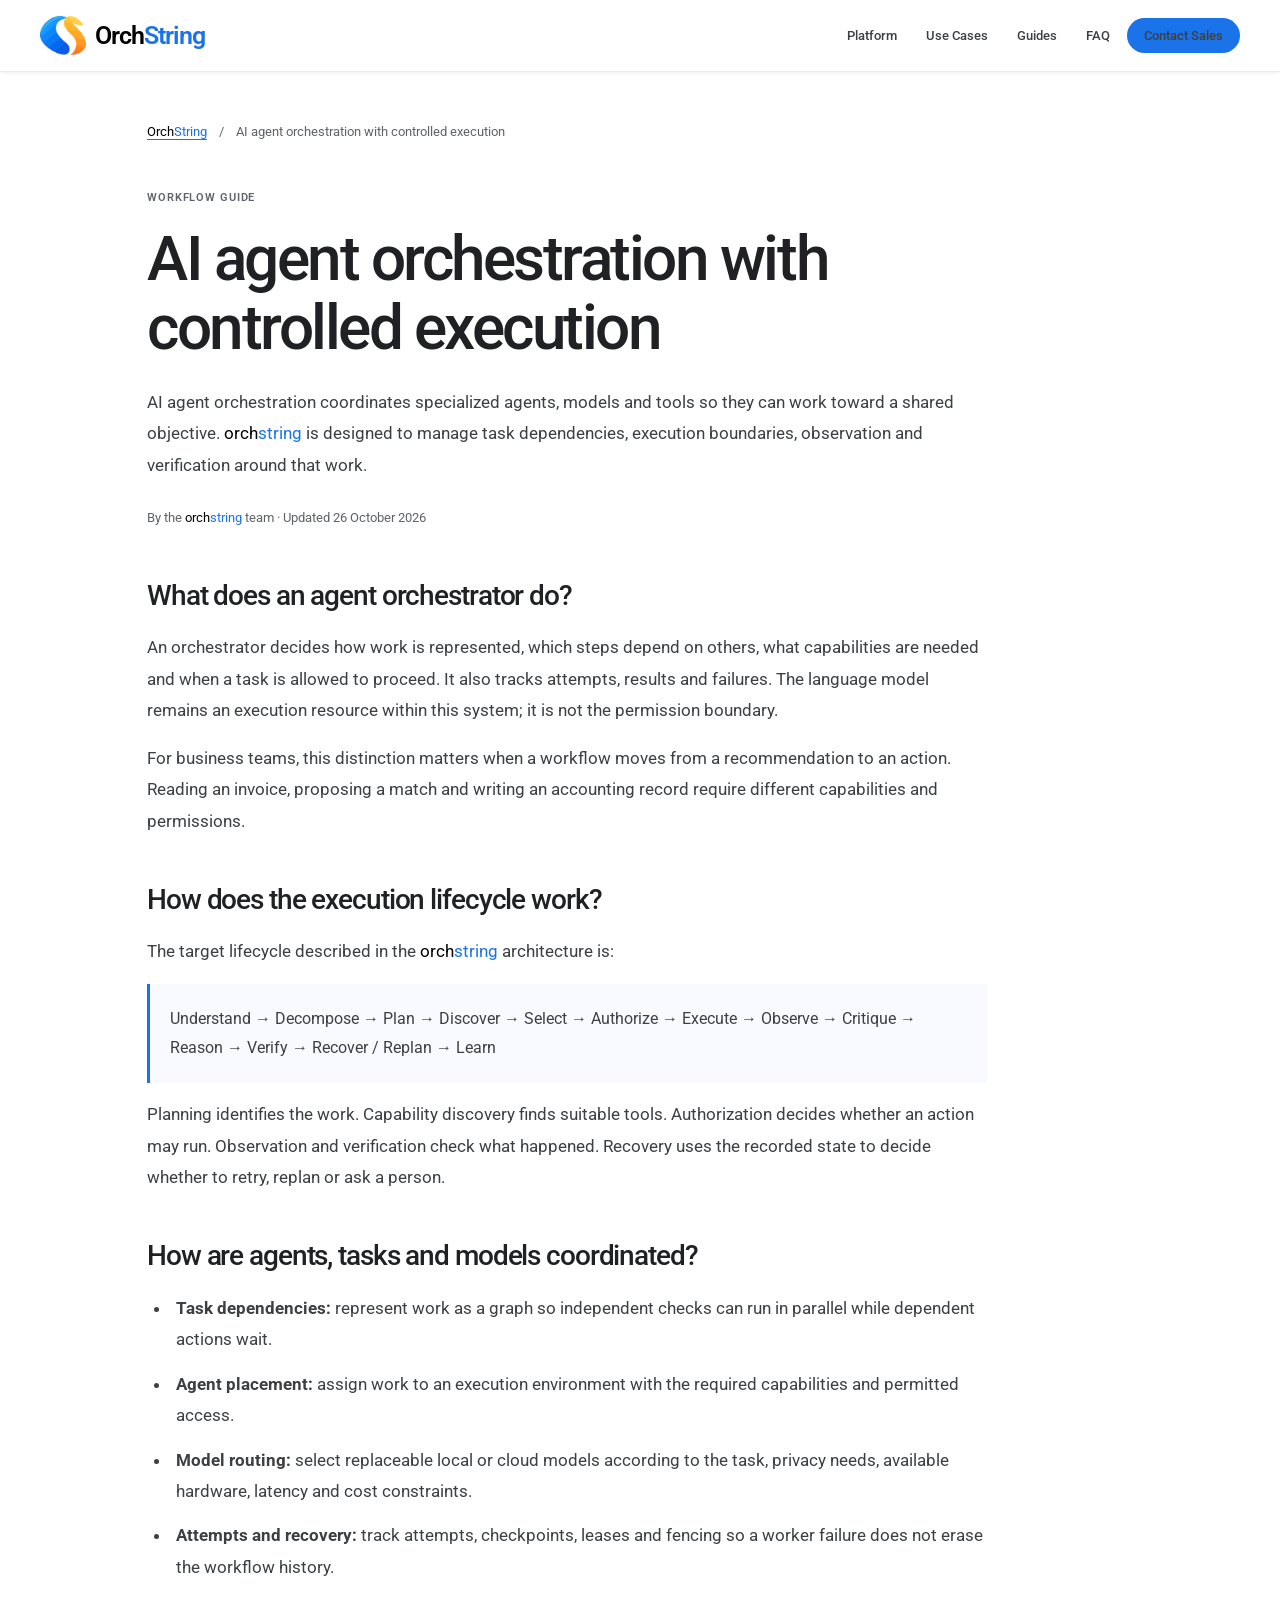
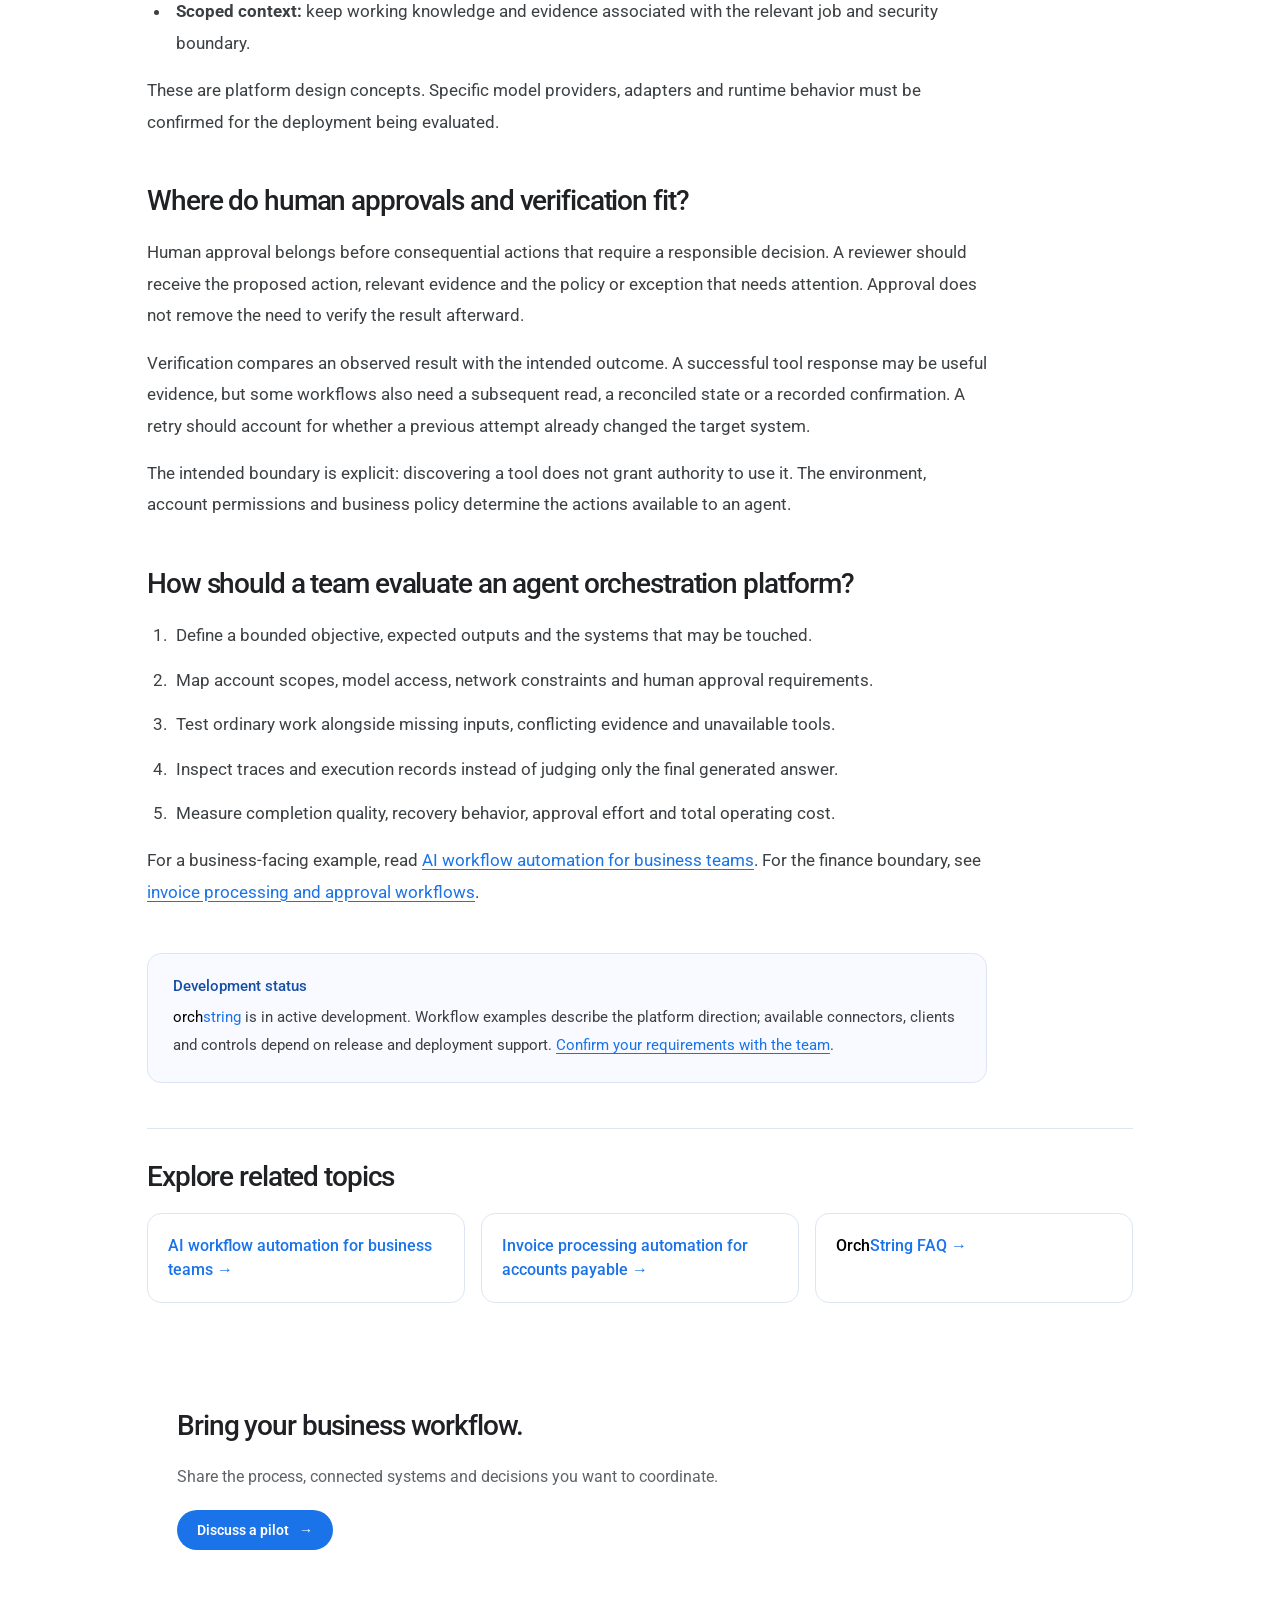
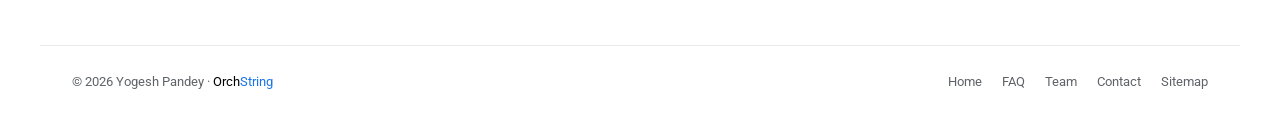
<file: ai-agent-orchestration/index.html>
<!doctype html>
<html lang="en">
<head>
<meta charset="utf-8">
<meta name="viewport" content="width=device-width,initial-scale=1">
<title>AI Agent Orchestration &amp; Controlled Execution | OrchString</title>
<meta name="description" content="Explore AI agent orchestration: task dependencies, model routing, human approvals, retries and evidence-based verification in the orchstring platform design.">
<meta name="author" content="OrchString">
<meta name="application-name" content="OrchString">
<meta name="theme-color" content="#ffffff">
<meta name="robots" content="index, follow, max-image-preview:large, max-snippet:-1, max-video-preview:-1">
<link rel="icon" href="/assets/orchstring-mark.svg" type="image/svg+xml" sizes="any">
<link rel="apple-touch-icon" href="/assets/orchstring-touch.png?v=20261029-navbar-fix" sizes="180x180">
<link rel="canonical" href="https://orchstring.com/ai-agent-orchestration/">
<link rel="alternate" type="text/plain" href="/llms.txt" title="OrchString overview">
<meta property="og:type" content="article">
<meta property="og:site_name" content="OrchString">
<meta property="og:title" content="AI Agent Orchestration &amp; Controlled Execution | OrchString">
<meta property="og:description" content="Explore AI agent orchestration: task dependencies, model routing, human approvals, retries and evidence-based verification in the orchstring platform design.">
<meta property="og:url" content="https://orchstring.com/ai-agent-orchestration/">
<meta property="og:image" content="https://orchstring.com/assets/orchstring-social.png?v=20261026-tagline">
<meta property="og:image:width" content="1200">
<meta property="og:image:height" content="630">
<meta property="og:image:alt" content="OrchString — One intelligence platform — Infinite business possibilities">
<meta name="twitter:card" content="summary_large_image">
<meta name="twitter:title" content="AI Agent Orchestration &amp; Controlled Execution | OrchString">
<meta name="twitter:description" content="Explore AI agent orchestration: task dependencies, model routing, human approvals, retries and evidence-based verification in the orchstring platform design.">
<meta name="twitter:image" content="https://orchstring.com/assets/orchstring-social.png?v=20261026-tagline">
<meta name="twitter:image:alt" content="OrchString — One intelligence platform — Infinite business possibilities">
<script type="application/ld+json">
{
  "@context": "https://schema.org",
  "@graph": [
    {
      "@type": "WebPage",
      "@id": "https://orchstring.com/ai-agent-orchestration/#webpage",
      "url": "https://orchstring.com/ai-agent-orchestration/",
      "name": "AI Agent Orchestration & Controlled Execution | OrchString",
      "description": "Explore AI agent orchestration: task dependencies, model routing, human approvals, retries and evidence-based verification in the orchstring platform design.",
      "inLanguage": "en",
      "isPartOf": {
        "@id": "https://orchstring.com/#website"
      },
      "publisher": {
        "@id": "https://orchstring.com/#organization"
      },
      "about": {
        "@id": "https://orchstring.com/#orchstring"
      },
      "breadcrumb": {
        "@id": "https://orchstring.com/ai-agent-orchestration/#breadcrumb"
      },
      "dateModified": "2026-10-26",
      "mainEntity": {
        "@id": "https://orchstring.com/ai-agent-orchestration/#article"
      }
    },
    {
      "@type": "BreadcrumbList",
      "@id": "https://orchstring.com/ai-agent-orchestration/#breadcrumb",
      "itemListElement": [
        {
          "@type": "ListItem",
          "position": 1,
          "name": "OrchString",
          "item": "https://orchstring.com/"
        },
        {
          "@type": "ListItem",
          "position": 2,
          "name": "AI agent orchestration with controlled execution",
          "item": "https://orchstring.com/ai-agent-orchestration/"
        }
      ]
    },
    {
      "@type": "Article",
      "@id": "https://orchstring.com/ai-agent-orchestration/#article",
      "url": "https://orchstring.com/ai-agent-orchestration/",
      "headline": "AI agent orchestration with controlled execution",
      "description": "Explore AI agent orchestration: task dependencies, model routing, human approvals, retries and evidence-based verification in the orchstring platform design.",
      "author": {
        "@type": "Organization",
        "@id": "https://orchstring.com/#organization",
        "name": "OrchString",
        "url": "https://orchstring.com/"
      },
      "publisher": {
        "@id": "https://orchstring.com/#organization"
      },
      "mainEntityOfPage": {
        "@id": "https://orchstring.com/ai-agent-orchestration/#webpage"
      },
      "datePublished": "2026-10-26",
      "dateModified": "2026-10-26",
      "image": "https://orchstring.com/assets/orchstring-social.png?v=20261026-tagline",
      "inLanguage": "en"
    }
  ]
}
</script>
<link rel="preconnect" href="https://fonts.googleapis.com">
<link rel="preconnect" href="https://fonts.gstatic.com" crossorigin>
<link href="https://fonts.googleapis.com/css2?family=Roboto:wght@400;500;700&display=swap" rel="stylesheet">
<link rel="stylesheet" href="/style-new.css?v=20261026-tagline">
<link rel="stylesheet" href="/content.css?v=20261026-seo">
</head>
<body class="content-page">
<a class="skip-link" href="#main-content">Skip to content</a>
<header class="site-header">
  <a class="brand" href="/" aria-label="OrchString home"><img class="brand-logo-mark" src="/assets/orchstring-touch.png?v=20261029-navbar-fix" width="46" height="41" alt="" decoding="sync" fetchpriority="high"><span class="brand-wordmark"><span class="brand-orch">Orch</span><span class="brand-string">String</span></span></a>
  <button class="menu-toggle" aria-label="Toggle navigation" aria-expanded="false" aria-controls="main-nav"><svg viewBox="0 0 24 24" width="23" height="23" fill="none" stroke="currentColor" stroke-width="2" aria-hidden="true"><path d="M4 6h16M4 12h16M4 18h16"/></svg></button>
  <nav id="main-nav" aria-label="Main navigation"><a href="/#platform">Platform</a><a href="/#use-cases">Use Cases</a><a href="/#resources">Guides</a><a href="/faq/">FAQ</a><a class="nav-sales" href="/#contact">Contact Sales</a></nav>
</header>
<main id="main-content" class="content-main">
  <nav class="content-breadcrumb" aria-label="Breadcrumb"><a href="/"><span class="os-brand-name"><span class="os-brand-orch">Orch</span><span class="os-brand-string">String</span></span></a><span aria-hidden="true">/</span><span aria-current="page">AI agent orchestration with controlled execution</span></nav>
  <article class="content-article">
    <header class="content-heading">
      <div class="eyebrow">WORKFLOW GUIDE</div>
      <h1>AI agent orchestration with controlled execution</h1>
      <p class="content-summary">AI agent orchestration coordinates specialized agents, models and tools so they can work toward a shared objective. <span class="os-brand-name"><span class="os-brand-orch">orch</span><span class="os-brand-string">string</span></span> is designed to manage task dependencies, execution boundaries, observation and verification around that work.</p>
      <p class="content-byline">By the <span class="os-brand-name"><span class="os-brand-orch">orch</span><span class="os-brand-string">string</span></span> team · Updated <time datetime="2026-10-26">26 October 2026</time></p>
    </header>
    <section><h2>What does an agent orchestrator do?</h2><p>An orchestrator decides how work is represented, which steps depend on others, what capabilities are needed and when a task is allowed to proceed. It also tracks attempts, results and failures. The language model remains an execution resource within this system; it is not the permission boundary.</p><p>For business teams, this distinction matters when a workflow moves from a recommendation to an action. Reading an invoice, proposing a match and writing an accounting record require different capabilities and permissions.</p></section><section><h2>How does the execution lifecycle work?</h2><p>The target lifecycle described in the <span class="os-brand-name"><span class="os-brand-orch">orch</span><span class="os-brand-string">string</span></span> architecture is:</p><p class="content-lifecycle">Understand → Decompose → Plan → Discover → Select → Authorize → Execute → Observe → Critique → Reason → Verify → Recover / Replan → Learn</p><p>Planning identifies the work. Capability discovery finds suitable tools. Authorization decides whether an action may run. Observation and verification check what happened. Recovery uses the recorded state to decide whether to retry, replan or ask a person.</p></section><section><h2>How are agents, tasks and models coordinated?</h2><ul><li><strong>Task dependencies:</strong> represent work as a graph so independent checks can run in parallel while dependent actions wait.</li><li><strong>Agent placement:</strong> assign work to an execution environment with the required capabilities and permitted access.</li><li><strong>Model routing:</strong> select replaceable local or cloud models according to the task, privacy needs, available hardware, latency and cost constraints.</li><li><strong>Attempts and recovery:</strong> track attempts, checkpoints, leases and fencing so a worker failure does not erase the workflow history.</li><li><strong>Scoped context:</strong> keep working knowledge and evidence associated with the relevant job and security boundary.</li></ul><p>These are platform design concepts. Specific model providers, adapters and runtime behavior must be confirmed for the deployment being evaluated.</p></section><section><h2>Where do human approvals and verification fit?</h2><p>Human approval belongs before consequential actions that require a responsible decision. A reviewer should receive the proposed action, relevant evidence and the policy or exception that needs attention. Approval does not remove the need to verify the result afterward.</p><p>Verification compares an observed result with the intended outcome. A successful tool response may be useful evidence, but some workflows also need a subsequent read, a reconciled state or a recorded confirmation. A retry should account for whether a previous attempt already changed the target system.</p><p>The intended boundary is explicit: discovering a tool does not grant authority to use it. The environment, account permissions and business policy determine the actions available to an agent.</p></section><section><h2>How should a team evaluate an agent orchestration platform?</h2><ol><li>Define a bounded objective, expected outputs and the systems that may be touched.</li><li>Map account scopes, model access, network constraints and human approval requirements.</li><li>Test ordinary work alongside missing inputs, conflicting evidence and unavailable tools.</li><li>Inspect traces and execution records instead of judging only the final generated answer.</li><li>Measure completion quality, recovery behavior, approval effort and total operating cost.</li></ol><p>For a business-facing example, read <a href="/ai-workflow-automation/">AI workflow automation for business teams</a>. For the finance boundary, see <a href="/invoice-processing-automation/">invoice processing and approval workflows</a>.</p></section>
    <aside class="content-status"><strong>Development status</strong><p><span class="os-brand-name"><span class="os-brand-orch">orch</span><span class="os-brand-string">string</span></span> is in active development. Workflow examples describe the platform direction; available connectors, clients and controls depend on release and deployment support. <a href="/#contact">Confirm your requirements with the team</a>.</p></aside>
  </article>
  <section class="content-related" aria-labelledby="related-title"><h2 id="related-title">Explore related topics</h2><div><a href="/ai-workflow-automation/">AI workflow automation for business teams <span aria-hidden="true">→</span></a><a href="/invoice-processing-automation/">Invoice processing automation for accounts payable <span aria-hidden="true">→</span></a><a href="/faq/"><span class="os-brand-name"><span class="os-brand-orch">Orch</span><span class="os-brand-string">String</span></span> FAQ <span aria-hidden="true">→</span></a></div></section>
  <section class="content-contact"><h2>Bring your business workflow.</h2><p>Share the process, connected systems and decisions you want to coordinate.</p><a class="primary" href="/#contact">Discuss a pilot <span aria-hidden="true">→</span></a></section>
</main>
<footer class="content-footer"><span>© 2026 Yogesh Pandey · <span class="os-brand-name"><span class="os-brand-orch">Orch</span><span class="os-brand-string">String</span></span></span><nav aria-label="Footer"><a href="/">Home</a><a href="/faq/">FAQ</a><a href="/#people">Team</a><a href="/#contact">Contact</a><a href="/sitemap.xml">Sitemap</a></nav></footer>
<script src="/app.js?v=20261026-connector-network"></script>
</body>
</html>
</file>
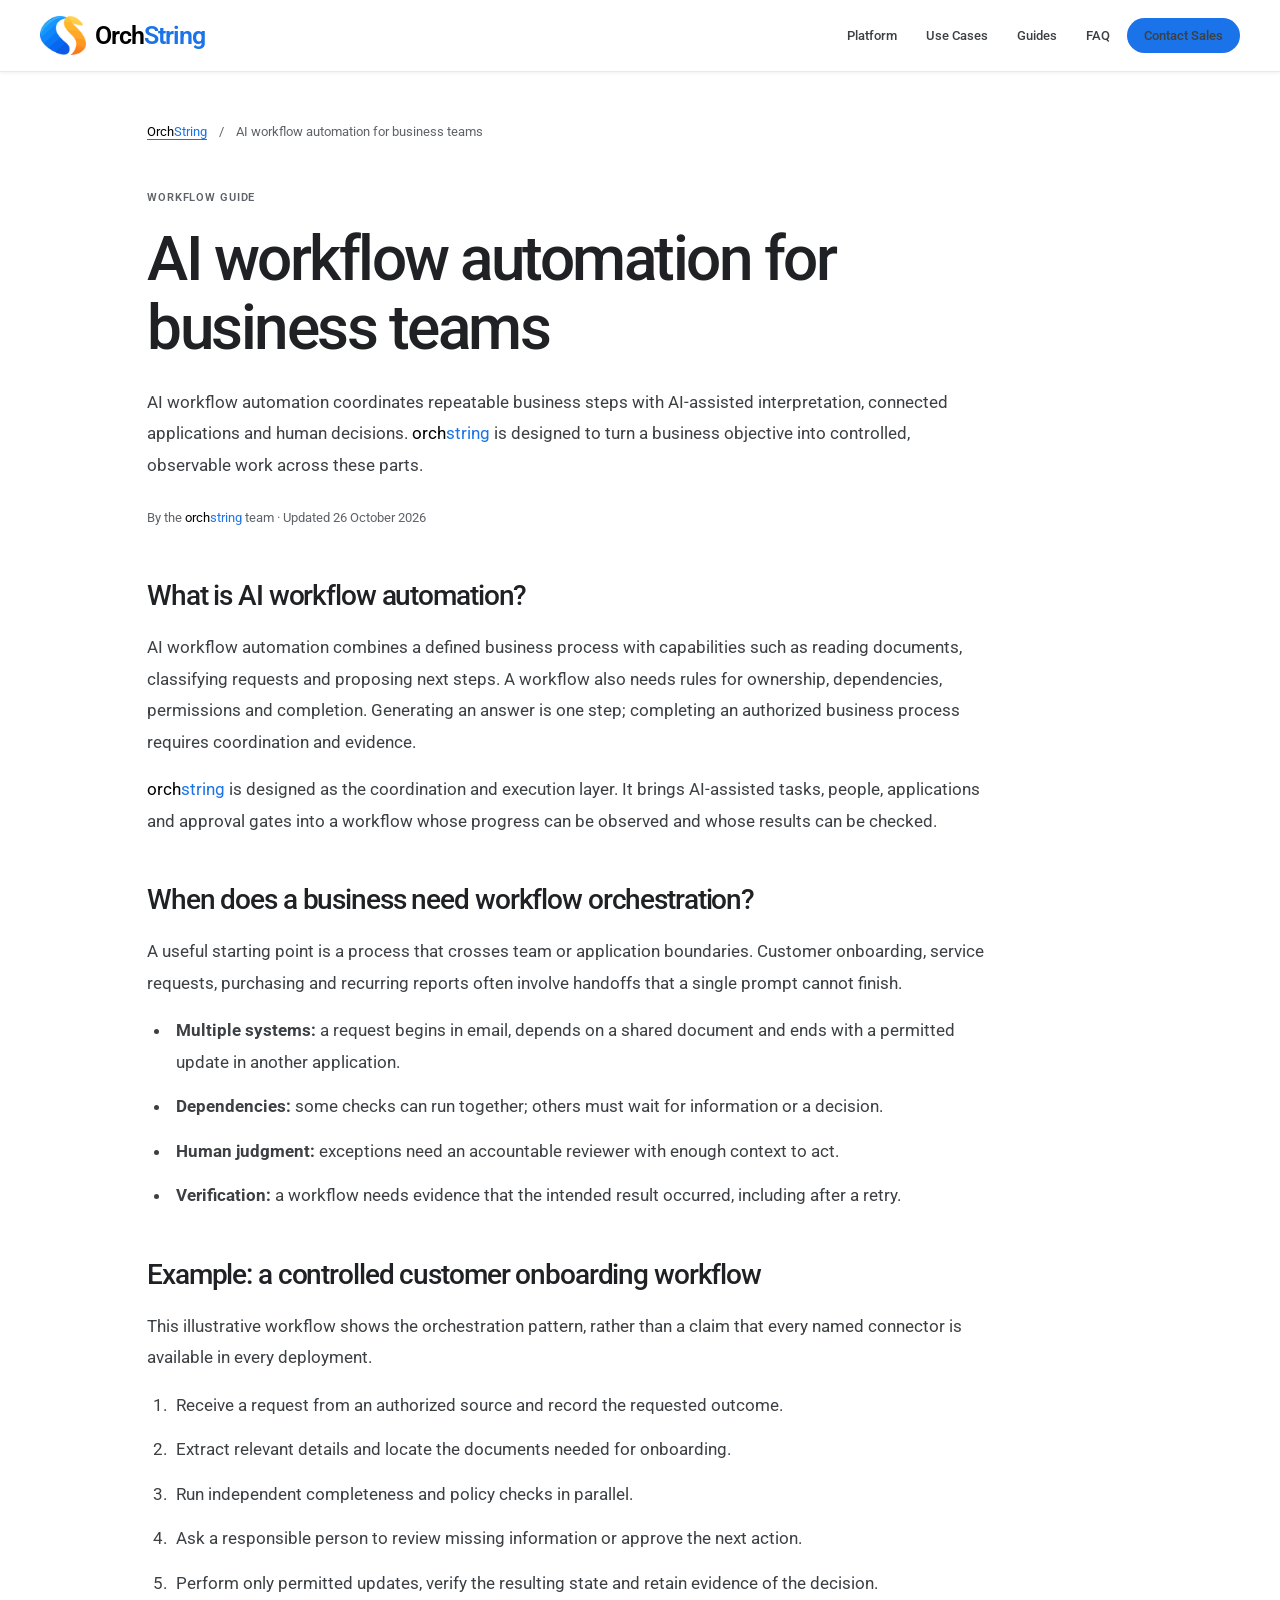
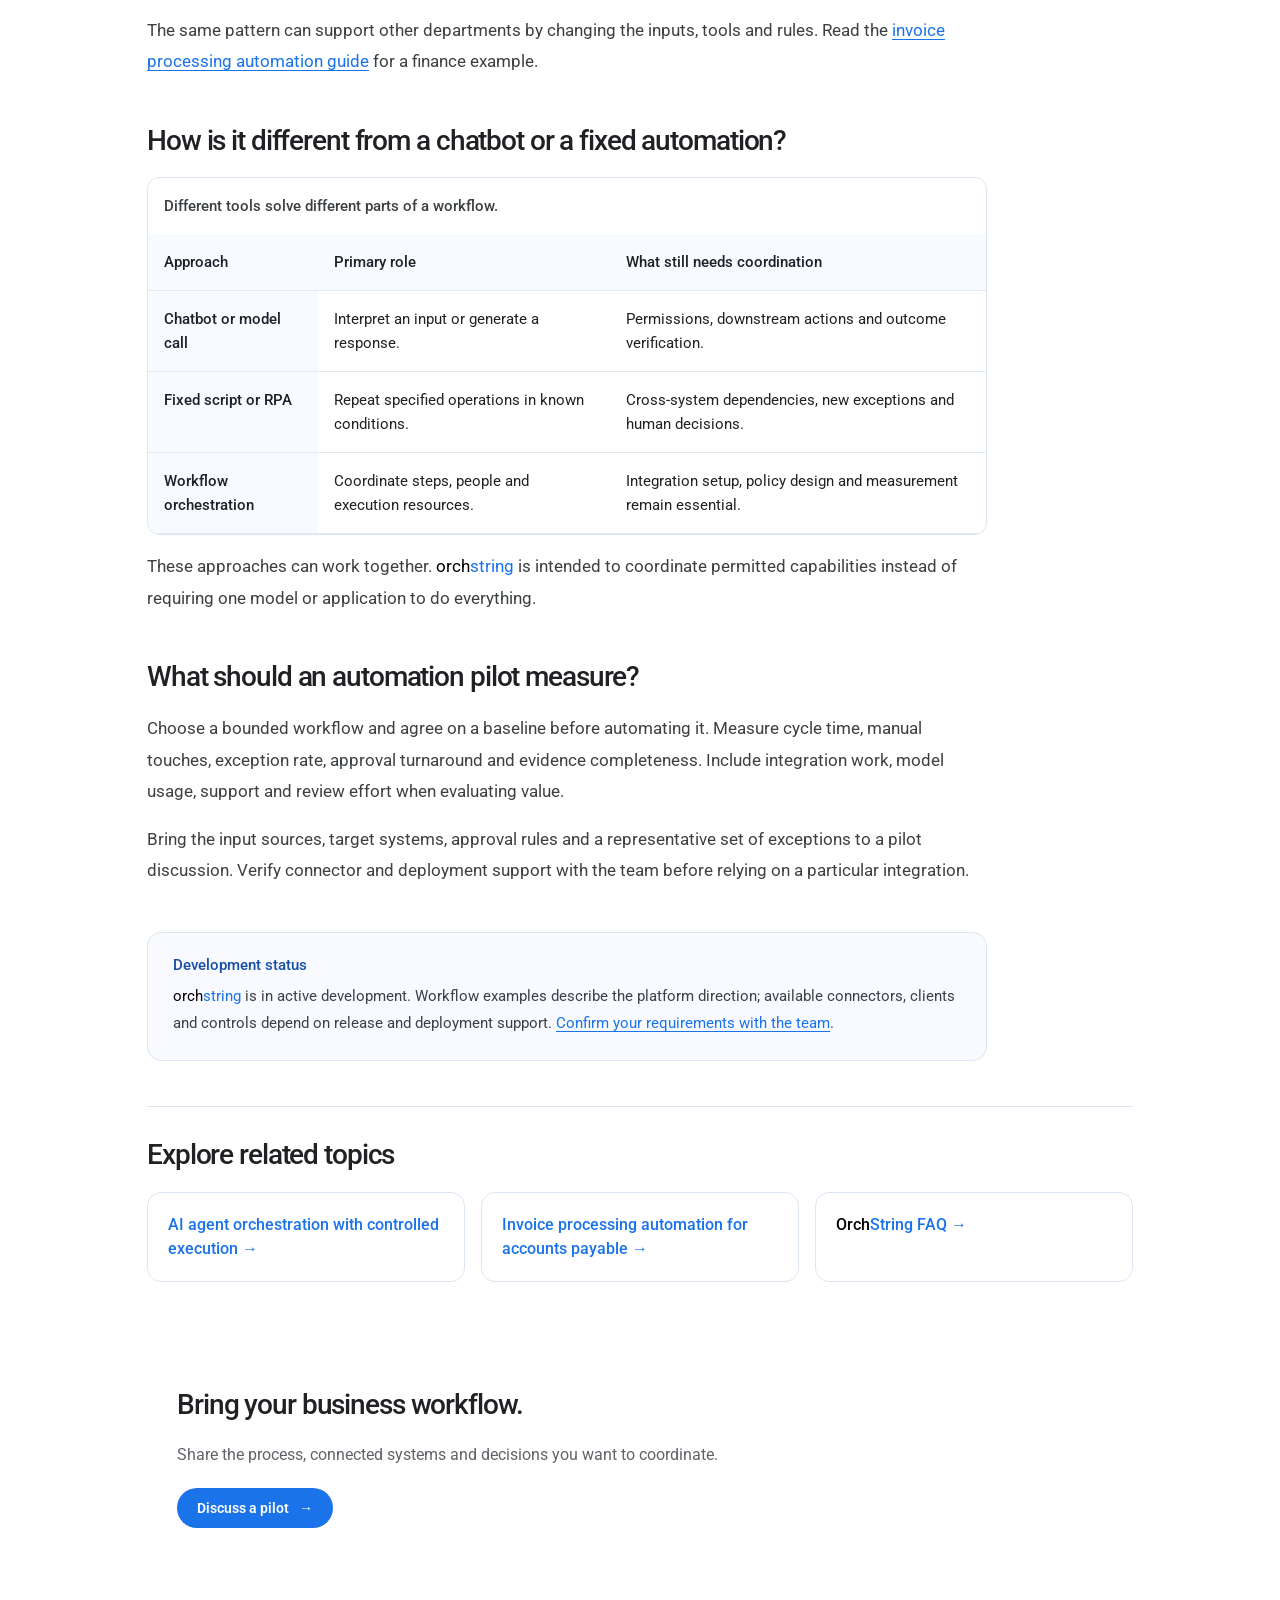
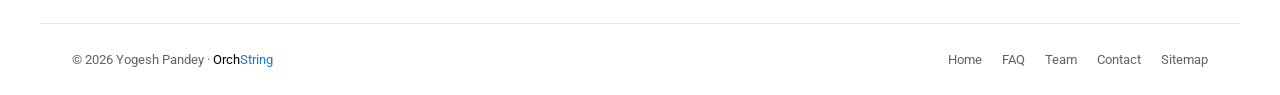
<file: ai-workflow-automation/index.html>
<!doctype html>
<html lang="en">
<head>
<meta charset="utf-8">
<meta name="viewport" content="width=device-width,initial-scale=1">
<title>AI Workflow Automation for Business Teams | OrchString</title>
<meta name="description" content="Learn how AI workflow automation coordinates business apps, people, approvals and verification. Explore an onboarding example and plan an orchstring pilot.">
<meta name="author" content="OrchString">
<meta name="application-name" content="OrchString">
<meta name="theme-color" content="#ffffff">
<meta name="robots" content="index, follow, max-image-preview:large, max-snippet:-1, max-video-preview:-1">
<link rel="icon" href="/assets/orchstring-mark.svg" type="image/svg+xml" sizes="any">
<link rel="apple-touch-icon" href="/assets/orchstring-touch.png?v=20261029-navbar-fix" sizes="180x180">
<link rel="canonical" href="https://orchstring.com/ai-workflow-automation/">
<link rel="alternate" type="text/plain" href="/llms.txt" title="OrchString overview">
<meta property="og:type" content="article">
<meta property="og:site_name" content="OrchString">
<meta property="og:title" content="AI Workflow Automation for Business Teams | OrchString">
<meta property="og:description" content="Learn how AI workflow automation coordinates business apps, people, approvals and verification. Explore an onboarding example and plan an orchstring pilot.">
<meta property="og:url" content="https://orchstring.com/ai-workflow-automation/">
<meta property="og:image" content="https://orchstring.com/assets/orchstring-social.png?v=20261026-tagline">
<meta property="og:image:width" content="1200">
<meta property="og:image:height" content="630">
<meta property="og:image:alt" content="OrchString — One intelligence platform — Infinite business possibilities">
<meta name="twitter:card" content="summary_large_image">
<meta name="twitter:title" content="AI Workflow Automation for Business Teams | OrchString">
<meta name="twitter:description" content="Learn how AI workflow automation coordinates business apps, people, approvals and verification. Explore an onboarding example and plan an orchstring pilot.">
<meta name="twitter:image" content="https://orchstring.com/assets/orchstring-social.png?v=20261026-tagline">
<meta name="twitter:image:alt" content="OrchString — One intelligence platform — Infinite business possibilities">
<script type="application/ld+json">
{
  "@context": "https://schema.org",
  "@graph": [
    {
      "@type": "WebPage",
      "@id": "https://orchstring.com/ai-workflow-automation/#webpage",
      "url": "https://orchstring.com/ai-workflow-automation/",
      "name": "AI Workflow Automation for Business Teams | OrchString",
      "description": "Learn how AI workflow automation coordinates business apps, people, approvals and verification. Explore an onboarding example and plan an orchstring pilot.",
      "inLanguage": "en",
      "isPartOf": {
        "@id": "https://orchstring.com/#website"
      },
      "publisher": {
        "@id": "https://orchstring.com/#organization"
      },
      "about": {
        "@id": "https://orchstring.com/#orchstring"
      },
      "breadcrumb": {
        "@id": "https://orchstring.com/ai-workflow-automation/#breadcrumb"
      },
      "dateModified": "2026-10-26",
      "mainEntity": {
        "@id": "https://orchstring.com/ai-workflow-automation/#article"
      }
    },
    {
      "@type": "BreadcrumbList",
      "@id": "https://orchstring.com/ai-workflow-automation/#breadcrumb",
      "itemListElement": [
        {
          "@type": "ListItem",
          "position": 1,
          "name": "OrchString",
          "item": "https://orchstring.com/"
        },
        {
          "@type": "ListItem",
          "position": 2,
          "name": "AI workflow automation for business teams",
          "item": "https://orchstring.com/ai-workflow-automation/"
        }
      ]
    },
    {
      "@type": "Article",
      "@id": "https://orchstring.com/ai-workflow-automation/#article",
      "url": "https://orchstring.com/ai-workflow-automation/",
      "headline": "AI workflow automation for business teams",
      "description": "Learn how AI workflow automation coordinates business apps, people, approvals and verification. Explore an onboarding example and plan an orchstring pilot.",
      "author": {
        "@type": "Organization",
        "@id": "https://orchstring.com/#organization",
        "name": "OrchString",
        "url": "https://orchstring.com/"
      },
      "publisher": {
        "@id": "https://orchstring.com/#organization"
      },
      "mainEntityOfPage": {
        "@id": "https://orchstring.com/ai-workflow-automation/#webpage"
      },
      "datePublished": "2026-10-26",
      "dateModified": "2026-10-26",
      "image": "https://orchstring.com/assets/orchstring-social.png?v=20261026-tagline",
      "inLanguage": "en"
    }
  ]
}
</script>
<link rel="preconnect" href="https://fonts.googleapis.com">
<link rel="preconnect" href="https://fonts.gstatic.com" crossorigin>
<link href="https://fonts.googleapis.com/css2?family=Roboto:wght@400;500;700&display=swap" rel="stylesheet">
<link rel="stylesheet" href="/style-new.css?v=20261026-tagline">
<link rel="stylesheet" href="/content.css?v=20261026-seo">
</head>
<body class="content-page">
<a class="skip-link" href="#main-content">Skip to content</a>
<header class="site-header">
  <a class="brand" href="/" aria-label="OrchString home"><img class="brand-logo-mark" src="/assets/orchstring-touch.png?v=20261029-navbar-fix" width="46" height="41" alt="" decoding="sync" fetchpriority="high"><span class="brand-wordmark"><span class="brand-orch">Orch</span><span class="brand-string">String</span></span></a>
  <button class="menu-toggle" aria-label="Toggle navigation" aria-expanded="false" aria-controls="main-nav"><svg viewBox="0 0 24 24" width="23" height="23" fill="none" stroke="currentColor" stroke-width="2" aria-hidden="true"><path d="M4 6h16M4 12h16M4 18h16"/></svg></button>
  <nav id="main-nav" aria-label="Main navigation"><a href="/#platform">Platform</a><a href="/#use-cases">Use Cases</a><a href="/#resources">Guides</a><a href="/faq/">FAQ</a><a class="nav-sales" href="/#contact">Contact Sales</a></nav>
</header>
<main id="main-content" class="content-main">
  <nav class="content-breadcrumb" aria-label="Breadcrumb"><a href="/"><span class="os-brand-name"><span class="os-brand-orch">Orch</span><span class="os-brand-string">String</span></span></a><span aria-hidden="true">/</span><span aria-current="page">AI workflow automation for business teams</span></nav>
  <article class="content-article">
    <header class="content-heading">
      <div class="eyebrow">WORKFLOW GUIDE</div>
      <h1>AI workflow automation for business teams</h1>
      <p class="content-summary">AI workflow automation coordinates repeatable business steps with AI-assisted interpretation, connected applications and human decisions. <span class="os-brand-name"><span class="os-brand-orch">orch</span><span class="os-brand-string">string</span></span> is designed to turn a business objective into controlled, observable work across these parts.</p>
      <p class="content-byline">By the <span class="os-brand-name"><span class="os-brand-orch">orch</span><span class="os-brand-string">string</span></span> team · Updated <time datetime="2026-10-26">26 October 2026</time></p>
    </header>
    <section><h2>What is AI workflow automation?</h2><p>AI workflow automation combines a defined business process with capabilities such as reading documents, classifying requests and proposing next steps. A workflow also needs rules for ownership, dependencies, permissions and completion. Generating an answer is one step; completing an authorized business process requires coordination and evidence.</p><p><span class="os-brand-name"><span class="os-brand-orch">orch</span><span class="os-brand-string">string</span></span> is designed as the coordination and execution layer. It brings AI-assisted tasks, people, applications and approval gates into a workflow whose progress can be observed and whose results can be checked.</p></section><section><h2>When does a business need workflow orchestration?</h2><p>A useful starting point is a process that crosses team or application boundaries. Customer onboarding, service requests, purchasing and recurring reports often involve handoffs that a single prompt cannot finish.</p><ul><li><strong>Multiple systems:</strong> a request begins in email, depends on a shared document and ends with a permitted update in another application.</li><li><strong>Dependencies:</strong> some checks can run together; others must wait for information or a decision.</li><li><strong>Human judgment:</strong> exceptions need an accountable reviewer with enough context to act.</li><li><strong>Verification:</strong> a workflow needs evidence that the intended result occurred, including after a retry.</li></ul></section><section><h2>Example: a controlled customer onboarding workflow</h2><p>This illustrative workflow shows the orchestration pattern, rather than a claim that every named connector is available in every deployment.</p><ol><li>Receive a request from an authorized source and record the requested outcome.</li><li>Extract relevant details and locate the documents needed for onboarding.</li><li>Run independent completeness and policy checks in parallel.</li><li>Ask a responsible person to review missing information or approve the next action.</li><li>Perform only permitted updates, verify the resulting state and retain evidence of the decision.</li></ol><p>The same pattern can support other departments by changing the inputs, tools and rules. Read the <a href="/invoice-processing-automation/">invoice processing automation guide</a> for a finance example.</p></section><section><h2>How is it different from a chatbot or a fixed automation?</h2><div class="content-table-wrap"><table><caption>Different tools solve different parts of a workflow.</caption><thead><tr><th scope="col">Approach</th><th scope="col">Primary role</th><th scope="col">What still needs coordination</th></tr></thead><tbody><tr><th scope="row">Chatbot or model call</th><td>Interpret an input or generate a response.</td><td>Permissions, downstream actions and outcome verification.</td></tr><tr><th scope="row">Fixed script or RPA</th><td>Repeat specified operations in known conditions.</td><td>Cross-system dependencies, new exceptions and human decisions.</td></tr><tr><th scope="row">Workflow orchestration</th><td>Coordinate steps, people and execution resources.</td><td>Integration setup, policy design and measurement remain essential.</td></tr></tbody></table></div><p>These approaches can work together. <span class="os-brand-name"><span class="os-brand-orch">orch</span><span class="os-brand-string">string</span></span> is intended to coordinate permitted capabilities instead of requiring one model or application to do everything.</p></section><section><h2>What should an automation pilot measure?</h2><p>Choose a bounded workflow and agree on a baseline before automating it. Measure cycle time, manual touches, exception rate, approval turnaround and evidence completeness. Include integration work, model usage, support and review effort when evaluating value.</p><p>Bring the input sources, target systems, approval rules and a representative set of exceptions to a pilot discussion. Verify connector and deployment support with the team before relying on a particular integration.</p></section>
    <aside class="content-status"><strong>Development status</strong><p><span class="os-brand-name"><span class="os-brand-orch">orch</span><span class="os-brand-string">string</span></span> is in active development. Workflow examples describe the platform direction; available connectors, clients and controls depend on release and deployment support. <a href="/#contact">Confirm your requirements with the team</a>.</p></aside>
  </article>
  <section class="content-related" aria-labelledby="related-title"><h2 id="related-title">Explore related topics</h2><div><a href="/ai-agent-orchestration/">AI agent orchestration with controlled execution <span aria-hidden="true">→</span></a><a href="/invoice-processing-automation/">Invoice processing automation for accounts payable <span aria-hidden="true">→</span></a><a href="/faq/"><span class="os-brand-name"><span class="os-brand-orch">Orch</span><span class="os-brand-string">String</span></span> FAQ <span aria-hidden="true">→</span></a></div></section>
  <section class="content-contact"><h2>Bring your business workflow.</h2><p>Share the process, connected systems and decisions you want to coordinate.</p><a class="primary" href="/#contact">Discuss a pilot <span aria-hidden="true">→</span></a></section>
</main>
<footer class="content-footer"><span>© 2026 Yogesh Pandey · <span class="os-brand-name"><span class="os-brand-orch">Orch</span><span class="os-brand-string">String</span></span></span><nav aria-label="Footer"><a href="/">Home</a><a href="/faq/">FAQ</a><a href="/#people">Team</a><a href="/#contact">Contact</a><a href="/sitemap.xml">Sitemap</a></nav></footer>
<script src="/app.js?v=20261026-connector-network"></script>
</body>
</html>
</file>
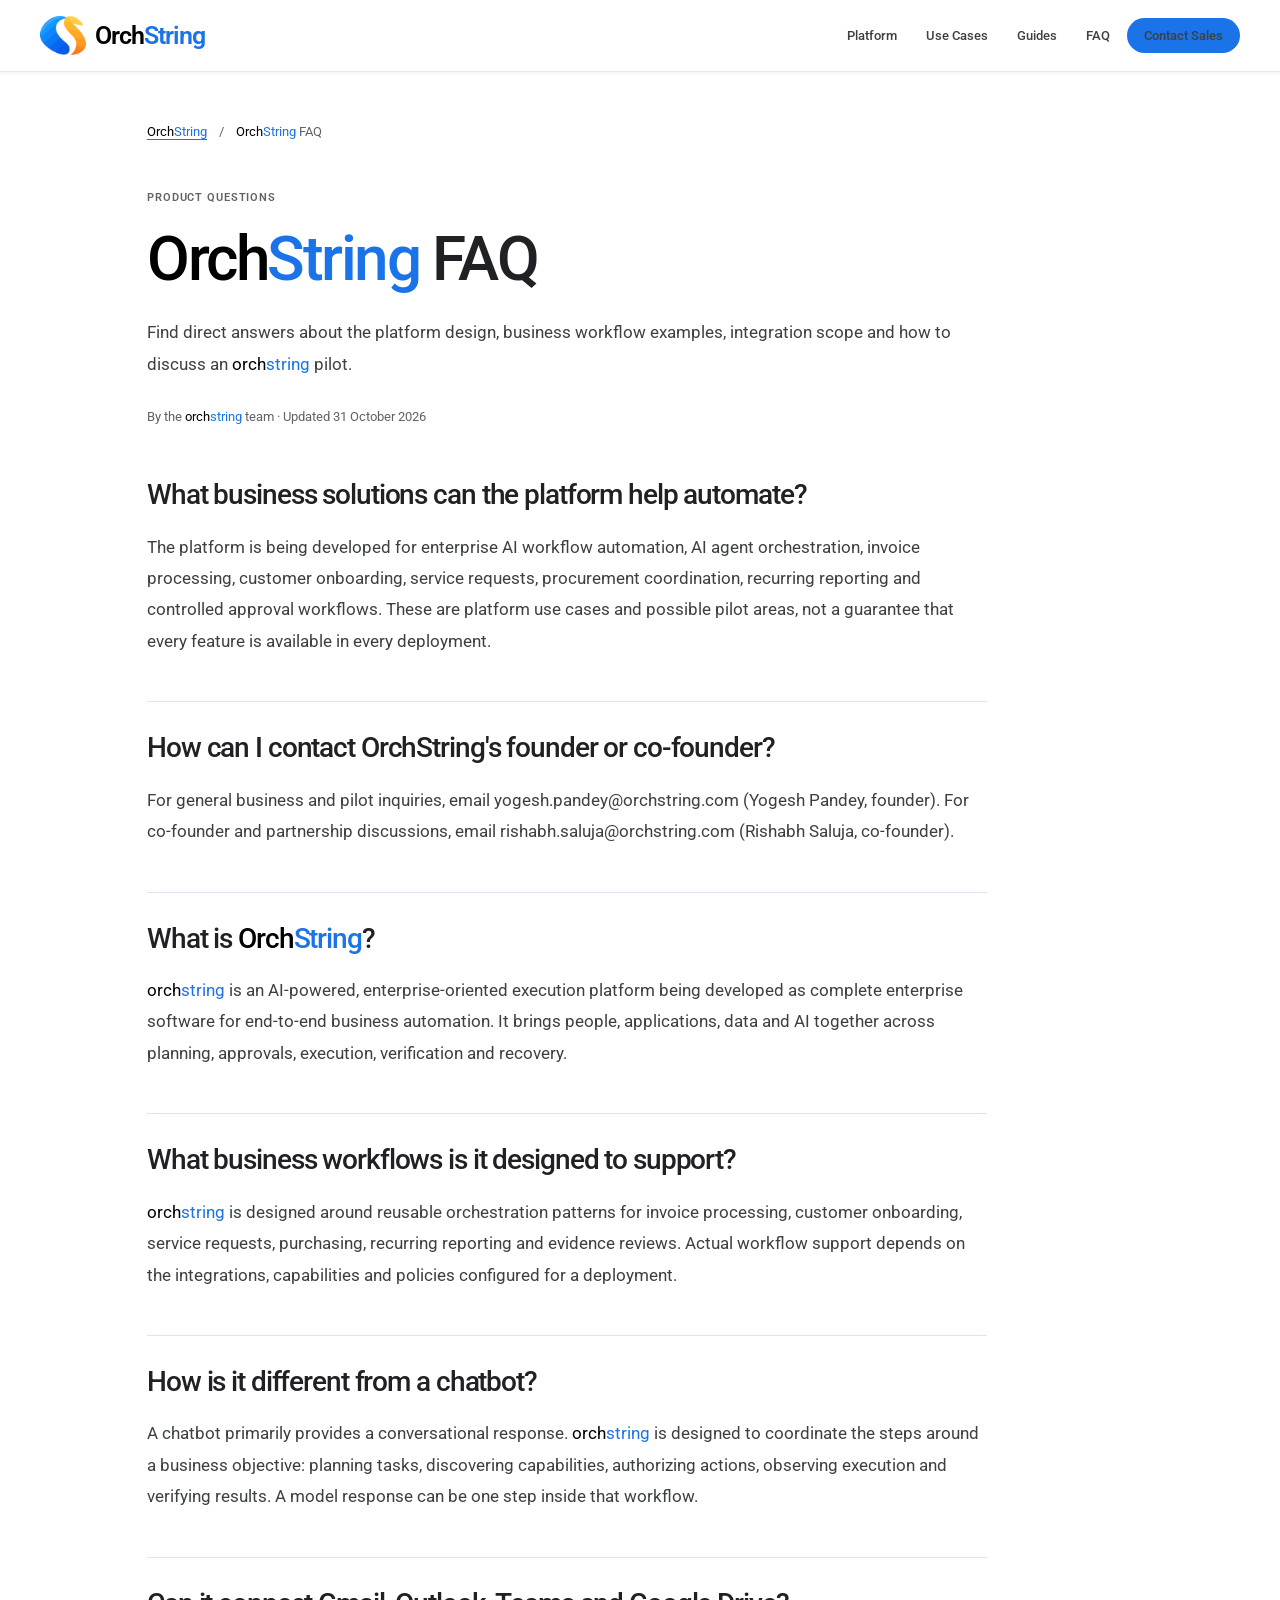
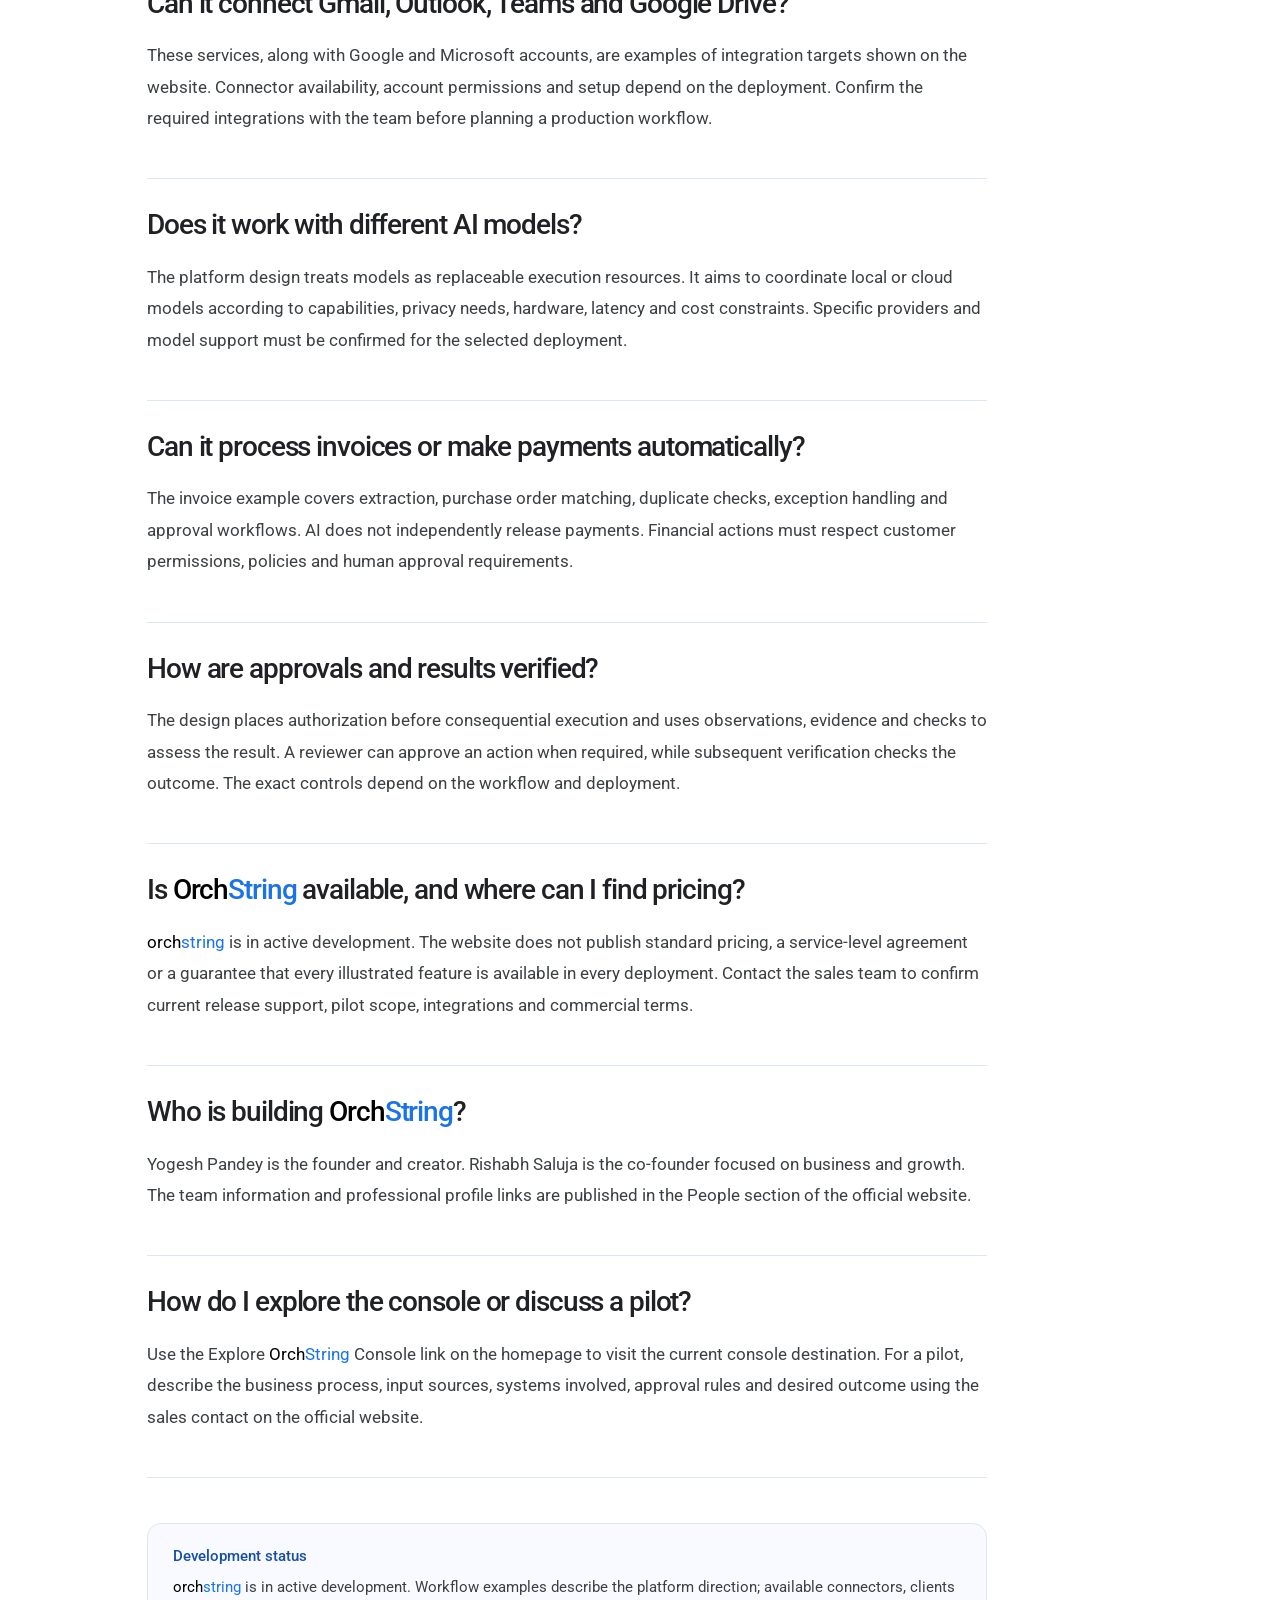
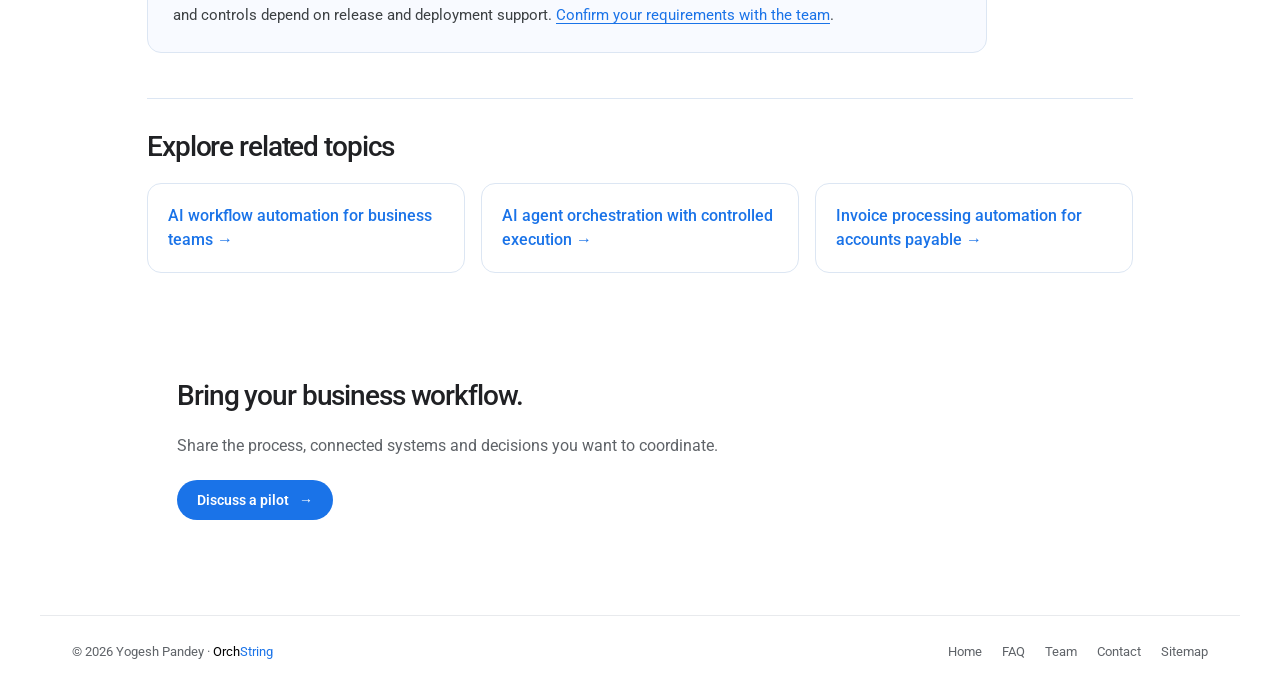
<file: faq/index.html>
<!doctype html>
<html lang="en">
<head>
<meta charset="utf-8">
<meta name="viewport" content="width=device-width,initial-scale=1">
<title>OrchString FAQ | AI Workflows, Integrations &amp; Approvals</title>
<meta name="description" content="Answers about orchstring AI workflows, agent orchestration, integrations, invoice approvals, development status, pricing inquiries and the team behind the platform.">
<meta name="author" content="OrchString">
<meta name="application-name" content="OrchString">
<meta name="theme-color" content="#ffffff">
<meta name="robots" content="index, follow, max-image-preview:large, max-snippet:-1, max-video-preview:-1">
<link rel="icon" href="/assets/orchstring-mark.svg" type="image/svg+xml" sizes="any">
<link rel="apple-touch-icon" href="/assets/orchstring-touch.png?v=20261029-navbar-fix" sizes="180x180">
<link rel="canonical" href="https://orchstring.com/faq/">
<link rel="alternate" type="text/plain" href="/llms.txt" title="OrchString overview">
<meta property="og:type" content="website">
<meta property="og:site_name" content="OrchString">
<meta property="og:title" content="OrchString FAQ | AI Workflows, Integrations &amp; Approvals">
<meta property="og:description" content="Answers about orchstring AI workflows, agent orchestration, integrations, invoice approvals, development status, pricing inquiries and the team behind the platform.">
<meta property="og:url" content="https://orchstring.com/faq/">
<meta property="og:image" content="https://orchstring.com/assets/orchstring-social.png?v=20261026-tagline">
<meta property="og:image:width" content="1200">
<meta property="og:image:height" content="630">
<meta property="og:image:alt" content="OrchString — One intelligence platform — Infinite business possibilities">
<meta name="twitter:card" content="summary_large_image">
<meta name="twitter:title" content="OrchString FAQ | AI Workflows, Integrations &amp; Approvals">
<meta name="twitter:description" content="Answers about orchstring AI workflows, agent orchestration, integrations, invoice approvals, development status, pricing inquiries and the team behind the platform.">
<meta name="twitter:image" content="https://orchstring.com/assets/orchstring-social.png?v=20261026-tagline">
<meta name="twitter:image:alt" content="OrchString — One intelligence platform — Infinite business possibilities">
<script type="application/ld+json">
{
  "@context": "https://schema.org",
  "@graph": [
    {
      "@type": "FAQPage",
      "@id": "https://orchstring.com/faq/#webpage",
      "url": "https://orchstring.com/faq/",
      "name": "OrchString FAQ | AI Workflows, Integrations & Approvals",
      "description": "Answers about orchstring AI workflows, agent orchestration, integrations, invoice approvals, development status, pricing inquiries and the team behind the platform.",
      "inLanguage": "en",
      "isPartOf": {
        "@id": "https://orchstring.com/#website"
      },
      "publisher": {
        "@id": "https://orchstring.com/#organization"
      },
      "about": {
        "@id": "https://orchstring.com/#orchstring"
      },
      "breadcrumb": {
        "@id": "https://orchstring.com/faq/#breadcrumb"
      },
      "dateModified": "2026-10-31",
      "mainEntity": [
        {
          "@type": "Question",
          "name": "What business solutions can the platform help automate?",
          "acceptedAnswer": {
            "@type": "Answer",
            "text": "The platform is being developed for enterprise AI workflow automation, AI agent orchestration, invoice processing, customer onboarding, service requests, procurement coordination, recurring reporting and controlled approval workflows. These are platform use cases and possible pilot areas, not a guarantee that every feature is available in every deployment."
          }
        },
        {
          "@type": "Question",
          "name": "How can I contact OrchString's founder or co-founder?",
          "acceptedAnswer": {
            "@type": "Answer",
            "text": "For general business and pilot inquiries, email yogesh.pandey@orchstring.com (Yogesh Pandey, founder). For co-founder and partnership discussions, email rishabh.saluja@orchstring.com (Rishabh Saluja, co-founder)."
          }
        },
        {
          "@type": "Question",
          "name": "What is OrchString?",
          "acceptedAnswer": {
            "@type": "Answer",
            "text": "orchstring is an AI-powered, enterprise-oriented execution platform being developed as complete enterprise software for end-to-end business automation. It brings people, applications, data and AI together across planning, approvals, execution, verification and recovery."
          }
        },
        {
          "@type": "Question",
          "name": "What business workflows is it designed to support?",
          "acceptedAnswer": {
            "@type": "Answer",
            "text": "orchstring is designed around reusable orchestration patterns for invoice processing, customer onboarding, service requests, purchasing, recurring reporting and evidence reviews. Actual workflow support depends on the integrations, capabilities and policies configured for a deployment."
          }
        },
        {
          "@type": "Question",
          "name": "How is it different from a chatbot?",
          "acceptedAnswer": {
            "@type": "Answer",
            "text": "A chatbot primarily provides a conversational response. orchstring is designed to coordinate the steps around a business objective: planning tasks, discovering capabilities, authorizing actions, observing execution and verifying results. A model response can be one step inside that workflow."
          }
        },
        {
          "@type": "Question",
          "name": "Can it connect Gmail, Outlook, Teams and Google Drive?",
          "acceptedAnswer": {
            "@type": "Answer",
            "text": "These services, along with Google and Microsoft accounts, are examples of integration targets shown on the website. Connector availability, account permissions and setup depend on the deployment. Confirm the required integrations with the team before planning a production workflow."
          }
        },
        {
          "@type": "Question",
          "name": "Does it work with different AI models?",
          "acceptedAnswer": {
            "@type": "Answer",
            "text": "The platform design treats models as replaceable execution resources. It aims to coordinate local or cloud models according to capabilities, privacy needs, hardware, latency and cost constraints. Specific providers and model support must be confirmed for the selected deployment."
          }
        },
        {
          "@type": "Question",
          "name": "Can it process invoices or make payments automatically?",
          "acceptedAnswer": {
            "@type": "Answer",
            "text": "The invoice example covers extraction, purchase order matching, duplicate checks, exception handling and approval workflows. AI does not independently release payments. Financial actions must respect customer permissions, policies and human approval requirements."
          }
        },
        {
          "@type": "Question",
          "name": "How are approvals and results verified?",
          "acceptedAnswer": {
            "@type": "Answer",
            "text": "The design places authorization before consequential execution and uses observations, evidence and checks to assess the result. A reviewer can approve an action when required, while subsequent verification checks the outcome. The exact controls depend on the workflow and deployment."
          }
        },
        {
          "@type": "Question",
          "name": "Is OrchString available, and where can I find pricing?",
          "acceptedAnswer": {
            "@type": "Answer",
            "text": "orchstring is in active development. The website does not publish standard pricing, a service-level agreement or a guarantee that every illustrated feature is available in every deployment. Contact the sales team to confirm current release support, pilot scope, integrations and commercial terms."
          }
        },
        {
          "@type": "Question",
          "name": "Who is building OrchString?",
          "acceptedAnswer": {
            "@type": "Answer",
            "text": "Yogesh Pandey is the founder and creator. Rishabh Saluja is the co-founder focused on business and growth. The team information and professional profile links are published in the People section of the official website."
          }
        },
        {
          "@type": "Question",
          "name": "How do I explore the console or discuss a pilot?",
          "acceptedAnswer": {
            "@type": "Answer",
            "text": "Use the Explore OrchString Console link on the homepage to visit the current console destination. For a pilot, describe the business process, input sources, systems involved, approval rules and desired outcome using the sales contact on the official website."
          }
        }
      ]
    },
    {
      "@type": "BreadcrumbList",
      "@id": "https://orchstring.com/faq/#breadcrumb",
      "itemListElement": [
        {
          "@type": "ListItem",
          "position": 1,
          "name": "OrchString",
          "item": "https://orchstring.com/"
        },
        {
          "@type": "ListItem",
          "position": 2,
          "name": "OrchString FAQ",
          "item": "https://orchstring.com/faq/"
        }
      ]
    }
  ]
}
</script>
<link rel="preconnect" href="https://fonts.googleapis.com">
<link rel="preconnect" href="https://fonts.gstatic.com" crossorigin>
<link href="https://fonts.googleapis.com/css2?family=Roboto:wght@400;500;700&display=swap" rel="stylesheet">
<link rel="stylesheet" href="/style-new.css?v=20261026-tagline">
<link rel="stylesheet" href="/content.css?v=20261026-seo">
</head>
<body class="content-page">
<a class="skip-link" href="#main-content">Skip to content</a>
<header class="site-header">
  <a class="brand" href="/" aria-label="OrchString home"><img class="brand-logo-mark" src="/assets/orchstring-touch.png?v=20261029-navbar-fix" width="46" height="41" alt="" decoding="sync" fetchpriority="high"><span class="brand-wordmark"><span class="brand-orch">Orch</span><span class="brand-string">String</span></span></a>
  <button class="menu-toggle" aria-label="Toggle navigation" aria-expanded="false" aria-controls="main-nav"><svg viewBox="0 0 24 24" width="23" height="23" fill="none" stroke="currentColor" stroke-width="2" aria-hidden="true"><path d="M4 6h16M4 12h16M4 18h16"/></svg></button>
  <nav id="main-nav" aria-label="Main navigation"><a href="/#platform">Platform</a><a href="/#use-cases">Use Cases</a><a href="/#resources">Guides</a><a href="/faq/" aria-current="page">FAQ</a><a class="nav-sales" href="/#contact">Contact Sales</a></nav>
</header>
<main id="main-content" class="content-main">
  <nav class="content-breadcrumb" aria-label="Breadcrumb"><a href="/"><span class="os-brand-name"><span class="os-brand-orch">Orch</span><span class="os-brand-string">String</span></span></a><span aria-hidden="true">/</span><span aria-current="page"><span class="os-brand-name"><span class="os-brand-orch">Orch</span><span class="os-brand-string">String</span></span> FAQ</span></nav>
  <article class="content-article">
    <header class="content-heading">
      <div class="eyebrow">PRODUCT QUESTIONS</div>
      <h1><span class="os-brand-name"><span class="os-brand-orch">Orch</span><span class="os-brand-string">String</span></span> FAQ</h1>
      <p class="content-summary">Find direct answers about the platform design, business workflow examples, integration scope and how to discuss an <span class="os-brand-name"><span class="os-brand-orch">orch</span><span class="os-brand-string">string</span></span> pilot.</p>
      <p class="content-byline">By the <span class="os-brand-name"><span class="os-brand-orch">orch</span><span class="os-brand-string">string</span></span> team · Updated <time datetime="2026-10-31">31 October 2026</time></p>
    </header>
    <section class="content-faq" aria-label="Product questions"><article class="faq-answer"><h2>What business solutions can the platform help automate?</h2><p>The platform is being developed for enterprise AI workflow automation, AI agent orchestration, invoice processing, customer onboarding, service requests, procurement coordination, recurring reporting and controlled approval workflows. These are platform use cases and possible pilot areas, not a guarantee that every feature is available in every deployment.</p></article><article class="faq-answer"><h2>How can I contact OrchString&#39;s founder or co-founder?</h2><p>For general business and pilot inquiries, email yogesh.pandey@orchstring.com (Yogesh Pandey, founder). For co-founder and partnership discussions, email rishabh.saluja@orchstring.com (Rishabh Saluja, co-founder).</p></article><article class="faq-answer"><h2>What is <span class="os-brand-name"><span class="os-brand-orch">Orch</span><span class="os-brand-string">String</span></span>?</h2><p><span class="os-brand-name"><span class="os-brand-orch">orch</span><span class="os-brand-string">string</span></span> is an AI-powered, enterprise-oriented execution platform being developed as complete enterprise software for end-to-end business automation. It brings people, applications, data and AI together across planning, approvals, execution, verification and recovery.</p></article><article class="faq-answer"><h2>What business workflows is it designed to support?</h2><p><span class="os-brand-name"><span class="os-brand-orch">orch</span><span class="os-brand-string">string</span></span> is designed around reusable orchestration patterns for invoice processing, customer onboarding, service requests, purchasing, recurring reporting and evidence reviews. Actual workflow support depends on the integrations, capabilities and policies configured for a deployment.</p></article><article class="faq-answer"><h2>How is it different from a chatbot?</h2><p>A chatbot primarily provides a conversational response. <span class="os-brand-name"><span class="os-brand-orch">orch</span><span class="os-brand-string">string</span></span> is designed to coordinate the steps around a business objective: planning tasks, discovering capabilities, authorizing actions, observing execution and verifying results. A model response can be one step inside that workflow.</p></article><article class="faq-answer"><h2>Can it connect Gmail, Outlook, Teams and Google Drive?</h2><p>These services, along with Google and Microsoft accounts, are examples of integration targets shown on the website. Connector availability, account permissions and setup depend on the deployment. Confirm the required integrations with the team before planning a production workflow.</p></article><article class="faq-answer"><h2>Does it work with different AI models?</h2><p>The platform design treats models as replaceable execution resources. It aims to coordinate local or cloud models according to capabilities, privacy needs, hardware, latency and cost constraints. Specific providers and model support must be confirmed for the selected deployment.</p></article><article class="faq-answer"><h2>Can it process invoices or make payments automatically?</h2><p>The invoice example covers extraction, purchase order matching, duplicate checks, exception handling and approval workflows. AI does not independently release payments. Financial actions must respect customer permissions, policies and human approval requirements.</p></article><article class="faq-answer"><h2>How are approvals and results verified?</h2><p>The design places authorization before consequential execution and uses observations, evidence and checks to assess the result. A reviewer can approve an action when required, while subsequent verification checks the outcome. The exact controls depend on the workflow and deployment.</p></article><article class="faq-answer"><h2>Is <span class="os-brand-name"><span class="os-brand-orch">Orch</span><span class="os-brand-string">String</span></span> available, and where can I find pricing?</h2><p><span class="os-brand-name"><span class="os-brand-orch">orch</span><span class="os-brand-string">string</span></span> is in active development. The website does not publish standard pricing, a service-level agreement or a guarantee that every illustrated feature is available in every deployment. Contact the sales team to confirm current release support, pilot scope, integrations and commercial terms.</p></article><article class="faq-answer"><h2>Who is building <span class="os-brand-name"><span class="os-brand-orch">Orch</span><span class="os-brand-string">String</span></span>?</h2><p>Yogesh Pandey is the founder and creator. Rishabh Saluja is the co-founder focused on business and growth. The team information and professional profile links are published in the People section of the official website.</p></article><article class="faq-answer"><h2>How do I explore the console or discuss a pilot?</h2><p>Use the Explore <span class="os-brand-name"><span class="os-brand-orch">Orch</span><span class="os-brand-string">String</span></span> Console link on the homepage to visit the current console destination. For a pilot, describe the business process, input sources, systems involved, approval rules and desired outcome using the sales contact on the official website.</p></article></section>
    <aside class="content-status"><strong>Development status</strong><p><span class="os-brand-name"><span class="os-brand-orch">orch</span><span class="os-brand-string">string</span></span> is in active development. Workflow examples describe the platform direction; available connectors, clients and controls depend on release and deployment support. <a href="/#contact">Confirm your requirements with the team</a>.</p></aside>
  </article>
  <section class="content-related" aria-labelledby="related-title"><h2 id="related-title">Explore related topics</h2><div><a href="/ai-workflow-automation/">AI workflow automation for business teams <span aria-hidden="true">→</span></a><a href="/ai-agent-orchestration/">AI agent orchestration with controlled execution <span aria-hidden="true">→</span></a><a href="/invoice-processing-automation/">Invoice processing automation for accounts payable <span aria-hidden="true">→</span></a></div></section>
  <section class="content-contact"><h2>Bring your business workflow.</h2><p>Share the process, connected systems and decisions you want to coordinate.</p><a class="primary" href="/#contact">Discuss a pilot <span aria-hidden="true">→</span></a></section>
</main>
<footer class="content-footer"><span>© 2026 Yogesh Pandey · <span class="os-brand-name"><span class="os-brand-orch">Orch</span><span class="os-brand-string">String</span></span></span><nav aria-label="Footer"><a href="/">Home</a><a href="/faq/">FAQ</a><a href="/#people">Team</a><a href="/#contact">Contact</a><a href="/sitemap.xml">Sitemap</a></nav></footer>
<script src="/app.js?v=20261026-connector-network"></script>
</body>
</html>
</file>
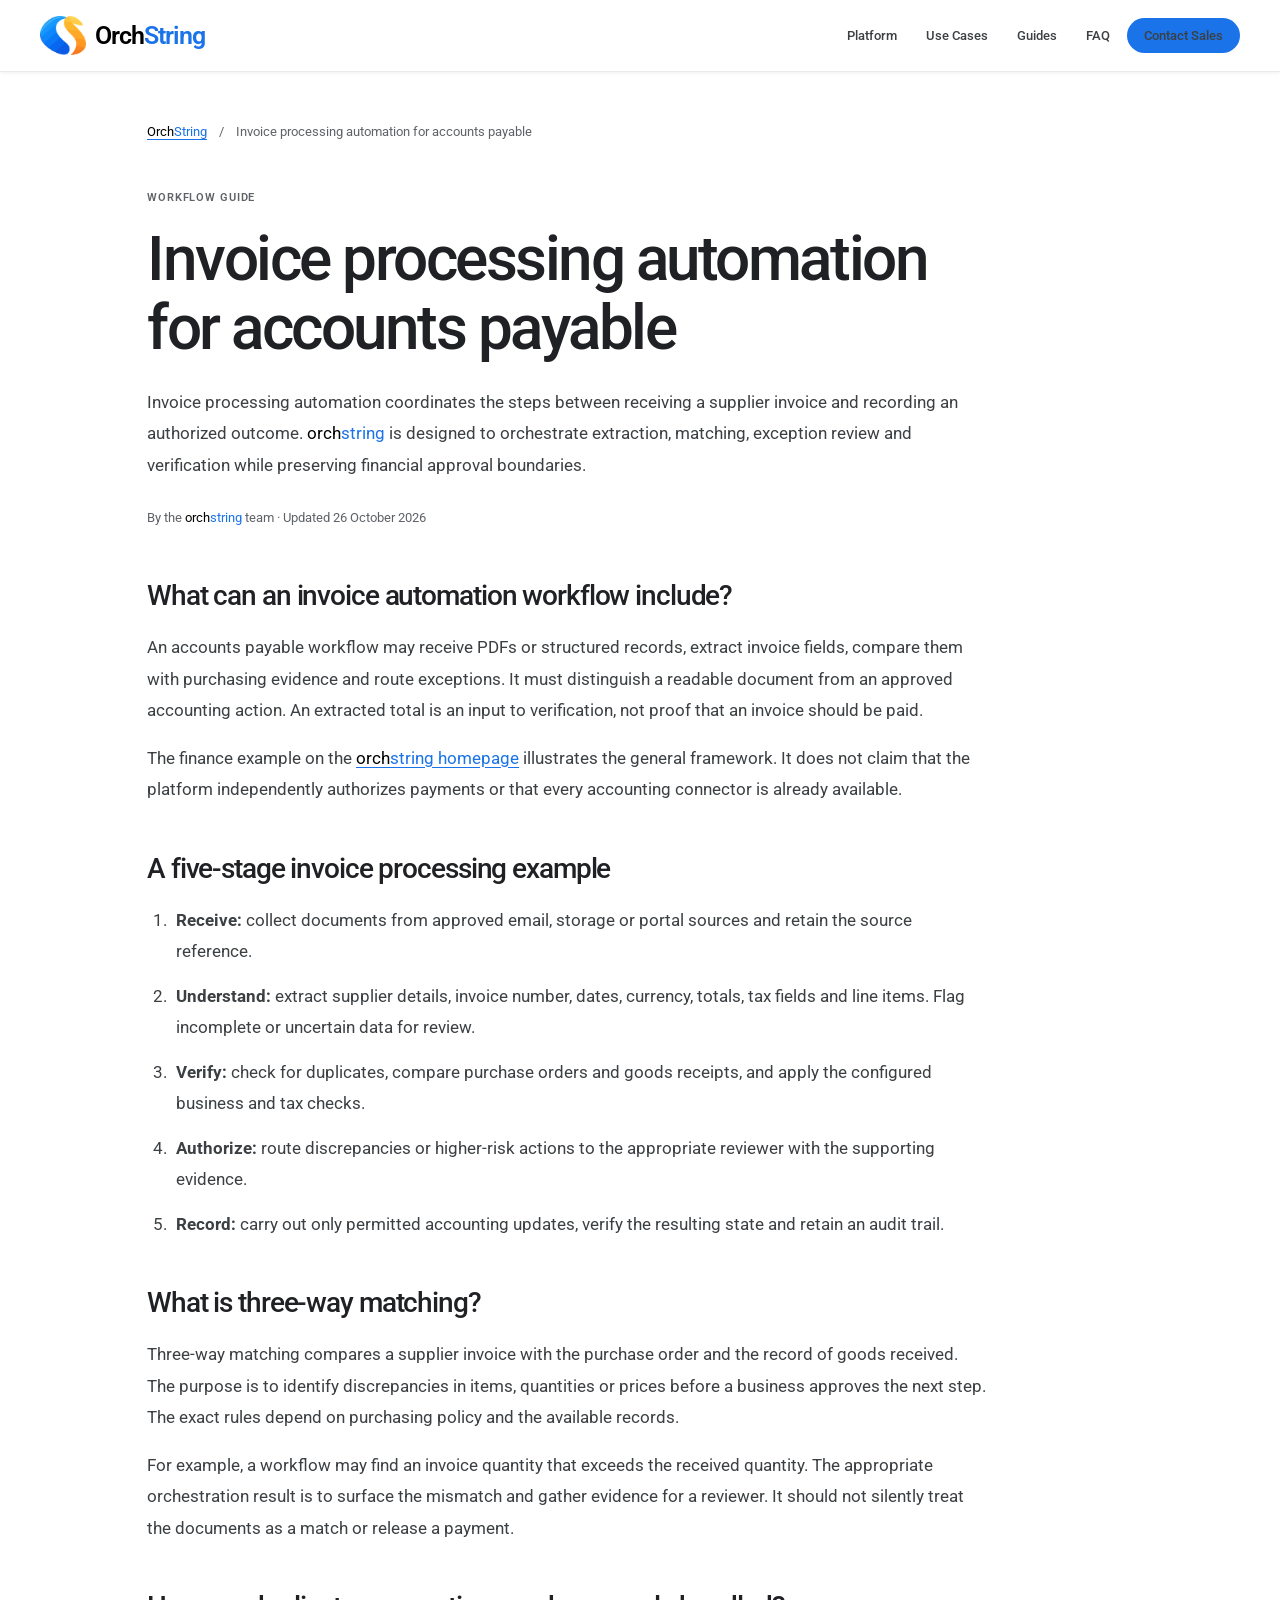
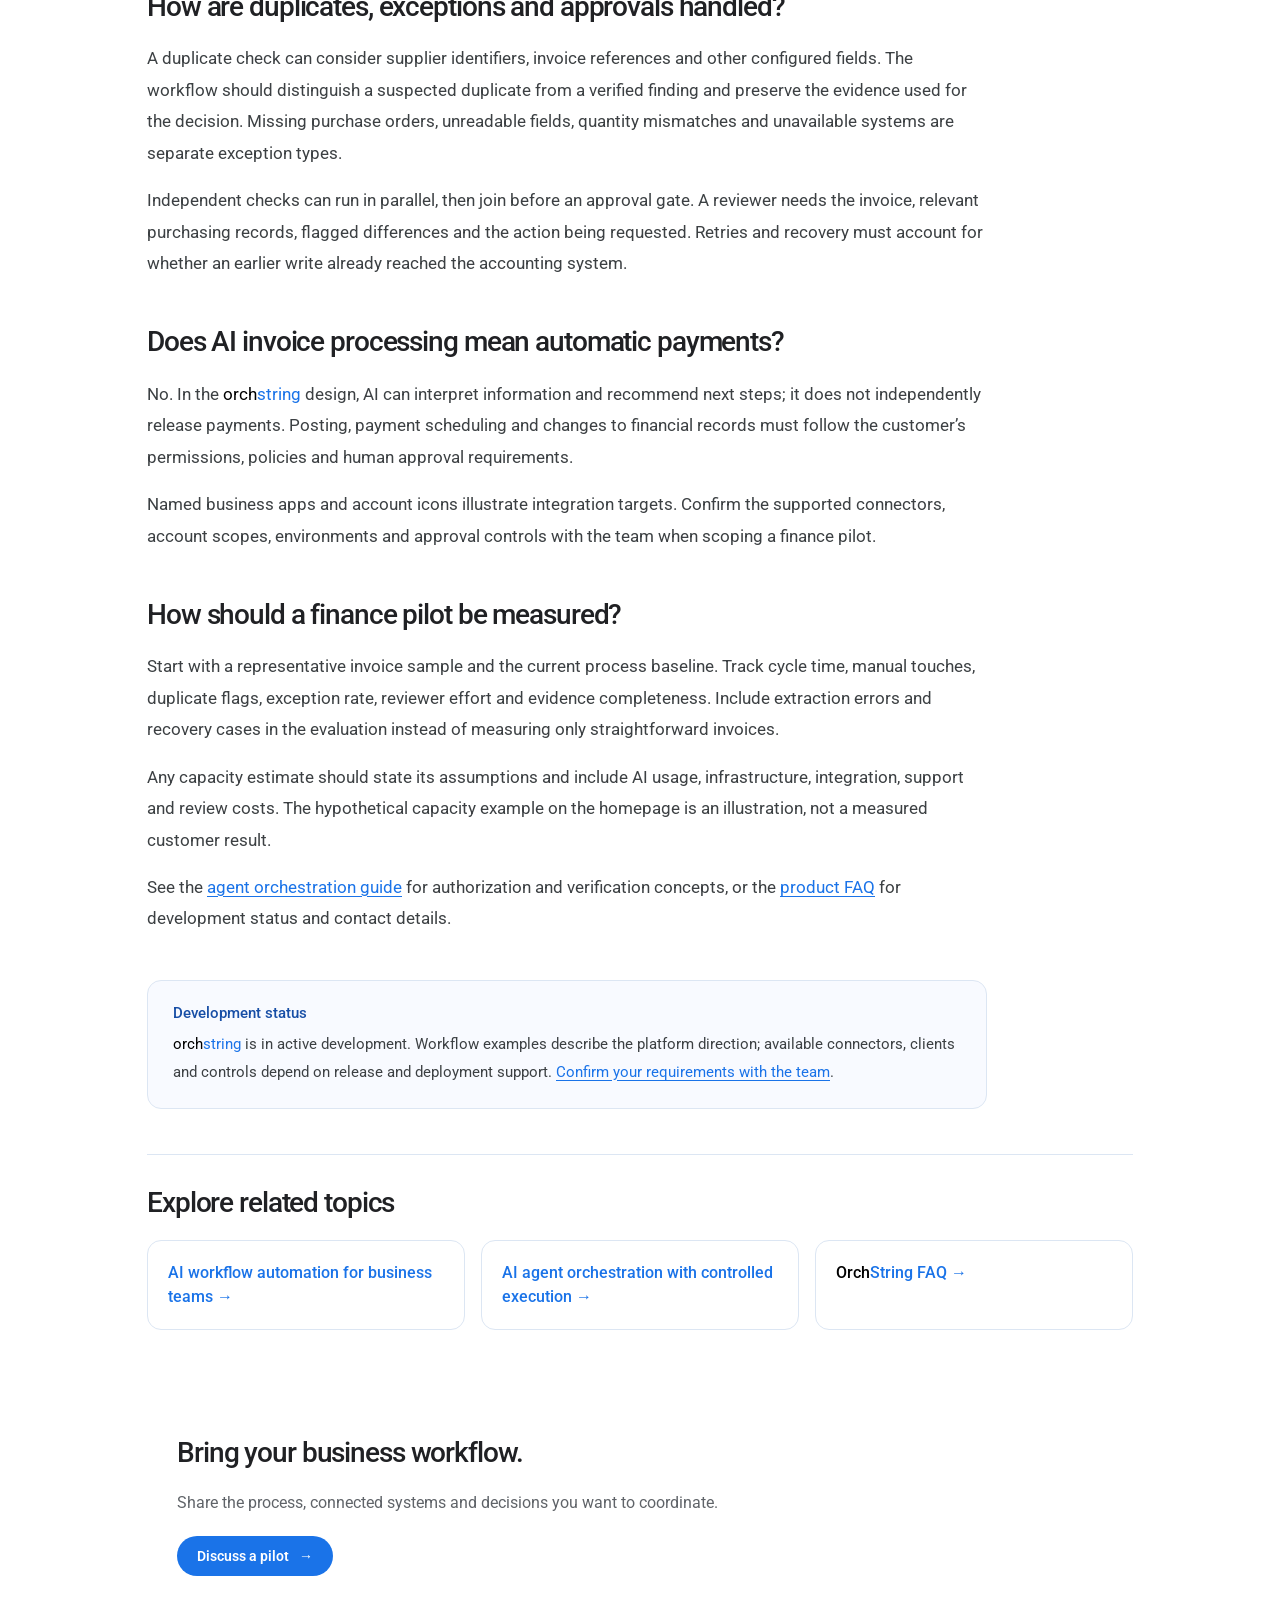
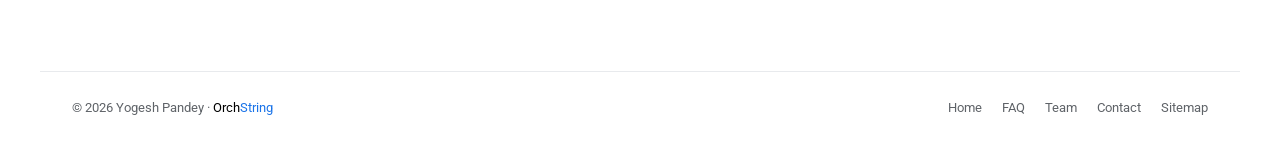
<file: invoice-processing-automation/index.html>
<!doctype html>
<html lang="en">
<head>
<meta charset="utf-8">
<meta name="viewport" content="width=device-width,initial-scale=1">
<title>Invoice Processing Automation &amp; AP Workflows | OrchString</title>
<meta name="description" content="Explore AI-assisted invoice processing: document extraction, purchase order matching, duplicate checks, human approvals and verifiable accounts payable workflows.">
<meta name="author" content="OrchString">
<meta name="application-name" content="OrchString">
<meta name="theme-color" content="#ffffff">
<meta name="robots" content="index, follow, max-image-preview:large, max-snippet:-1, max-video-preview:-1">
<link rel="icon" href="/assets/orchstring-mark.svg" type="image/svg+xml" sizes="any">
<link rel="apple-touch-icon" href="/assets/orchstring-touch.png?v=20261029-navbar-fix" sizes="180x180">
<link rel="canonical" href="https://orchstring.com/invoice-processing-automation/">
<link rel="alternate" type="text/plain" href="/llms.txt" title="OrchString overview">
<meta property="og:type" content="article">
<meta property="og:site_name" content="OrchString">
<meta property="og:title" content="Invoice Processing Automation &amp; AP Workflows | OrchString">
<meta property="og:description" content="Explore AI-assisted invoice processing: document extraction, purchase order matching, duplicate checks, human approvals and verifiable accounts payable workflows.">
<meta property="og:url" content="https://orchstring.com/invoice-processing-automation/">
<meta property="og:image" content="https://orchstring.com/assets/orchstring-social.png?v=20261026-tagline">
<meta property="og:image:width" content="1200">
<meta property="og:image:height" content="630">
<meta property="og:image:alt" content="OrchString — One intelligence platform — Infinite business possibilities">
<meta name="twitter:card" content="summary_large_image">
<meta name="twitter:title" content="Invoice Processing Automation &amp; AP Workflows | OrchString">
<meta name="twitter:description" content="Explore AI-assisted invoice processing: document extraction, purchase order matching, duplicate checks, human approvals and verifiable accounts payable workflows.">
<meta name="twitter:image" content="https://orchstring.com/assets/orchstring-social.png?v=20261026-tagline">
<meta name="twitter:image:alt" content="OrchString — One intelligence platform — Infinite business possibilities">
<script type="application/ld+json">
{
  "@context": "https://schema.org",
  "@graph": [
    {
      "@type": "WebPage",
      "@id": "https://orchstring.com/invoice-processing-automation/#webpage",
      "url": "https://orchstring.com/invoice-processing-automation/",
      "name": "Invoice Processing Automation & AP Workflows | OrchString",
      "description": "Explore AI-assisted invoice processing: document extraction, purchase order matching, duplicate checks, human approvals and verifiable accounts payable workflows.",
      "inLanguage": "en",
      "isPartOf": {
        "@id": "https://orchstring.com/#website"
      },
      "publisher": {
        "@id": "https://orchstring.com/#organization"
      },
      "about": {
        "@id": "https://orchstring.com/#orchstring"
      },
      "breadcrumb": {
        "@id": "https://orchstring.com/invoice-processing-automation/#breadcrumb"
      },
      "dateModified": "2026-10-26",
      "mainEntity": {
        "@id": "https://orchstring.com/invoice-processing-automation/#article"
      }
    },
    {
      "@type": "BreadcrumbList",
      "@id": "https://orchstring.com/invoice-processing-automation/#breadcrumb",
      "itemListElement": [
        {
          "@type": "ListItem",
          "position": 1,
          "name": "OrchString",
          "item": "https://orchstring.com/"
        },
        {
          "@type": "ListItem",
          "position": 2,
          "name": "Invoice processing automation for accounts payable",
          "item": "https://orchstring.com/invoice-processing-automation/"
        }
      ]
    },
    {
      "@type": "Article",
      "@id": "https://orchstring.com/invoice-processing-automation/#article",
      "url": "https://orchstring.com/invoice-processing-automation/",
      "headline": "Invoice processing automation for accounts payable",
      "description": "Explore AI-assisted invoice processing: document extraction, purchase order matching, duplicate checks, human approvals and verifiable accounts payable workflows.",
      "author": {
        "@type": "Organization",
        "@id": "https://orchstring.com/#organization",
        "name": "OrchString",
        "url": "https://orchstring.com/"
      },
      "publisher": {
        "@id": "https://orchstring.com/#organization"
      },
      "mainEntityOfPage": {
        "@id": "https://orchstring.com/invoice-processing-automation/#webpage"
      },
      "datePublished": "2026-10-26",
      "dateModified": "2026-10-26",
      "image": "https://orchstring.com/assets/orchstring-social.png?v=20261026-tagline",
      "inLanguage": "en"
    }
  ]
}
</script>
<link rel="preconnect" href="https://fonts.googleapis.com">
<link rel="preconnect" href="https://fonts.gstatic.com" crossorigin>
<link href="https://fonts.googleapis.com/css2?family=Roboto:wght@400;500;700&display=swap" rel="stylesheet">
<link rel="stylesheet" href="/style-new.css?v=20261026-tagline">
<link rel="stylesheet" href="/content.css?v=20261026-seo">
</head>
<body class="content-page">
<a class="skip-link" href="#main-content">Skip to content</a>
<header class="site-header">
  <a class="brand" href="/" aria-label="OrchString home"><img class="brand-logo-mark" src="/assets/orchstring-touch.png?v=20261029-navbar-fix" width="46" height="41" alt="" decoding="sync" fetchpriority="high"><span class="brand-wordmark"><span class="brand-orch">Orch</span><span class="brand-string">String</span></span></a>
  <button class="menu-toggle" aria-label="Toggle navigation" aria-expanded="false" aria-controls="main-nav"><svg viewBox="0 0 24 24" width="23" height="23" fill="none" stroke="currentColor" stroke-width="2" aria-hidden="true"><path d="M4 6h16M4 12h16M4 18h16"/></svg></button>
  <nav id="main-nav" aria-label="Main navigation"><a href="/#platform">Platform</a><a href="/#use-cases">Use Cases</a><a href="/#resources">Guides</a><a href="/faq/">FAQ</a><a class="nav-sales" href="/#contact">Contact Sales</a></nav>
</header>
<main id="main-content" class="content-main">
  <nav class="content-breadcrumb" aria-label="Breadcrumb"><a href="/"><span class="os-brand-name"><span class="os-brand-orch">Orch</span><span class="os-brand-string">String</span></span></a><span aria-hidden="true">/</span><span aria-current="page">Invoice processing automation for accounts payable</span></nav>
  <article class="content-article">
    <header class="content-heading">
      <div class="eyebrow">WORKFLOW GUIDE</div>
      <h1>Invoice processing automation for accounts payable</h1>
      <p class="content-summary">Invoice processing automation coordinates the steps between receiving a supplier invoice and recording an authorized outcome. <span class="os-brand-name"><span class="os-brand-orch">orch</span><span class="os-brand-string">string</span></span> is designed to orchestrate extraction, matching, exception review and verification while preserving financial approval boundaries.</p>
      <p class="content-byline">By the <span class="os-brand-name"><span class="os-brand-orch">orch</span><span class="os-brand-string">string</span></span> team · Updated <time datetime="2026-10-26">26 October 2026</time></p>
    </header>
    <section><h2>What can an invoice automation workflow include?</h2><p>An accounts payable workflow may receive PDFs or structured records, extract invoice fields, compare them with purchasing evidence and route exceptions. It must distinguish a readable document from an approved accounting action. An extracted total is an input to verification, not proof that an invoice should be paid.</p><p>The finance example on the <a href="/#finance-example"><span class="os-brand-name"><span class="os-brand-orch">orch</span><span class="os-brand-string">string</span></span> homepage</a> illustrates the general framework. It does not claim that the platform independently authorizes payments or that every accounting connector is already available.</p></section><section><h2>A five-stage invoice processing example</h2><ol><li><strong>Receive:</strong> collect documents from approved email, storage or portal sources and retain the source reference.</li><li><strong>Understand:</strong> extract supplier details, invoice number, dates, currency, totals, tax fields and line items. Flag incomplete or uncertain data for review.</li><li><strong>Verify:</strong> check for duplicates, compare purchase orders and goods receipts, and apply the configured business and tax checks.</li><li><strong>Authorize:</strong> route discrepancies or higher-risk actions to the appropriate reviewer with the supporting evidence.</li><li><strong>Record:</strong> carry out only permitted accounting updates, verify the resulting state and retain an audit trail.</li></ol></section><section><h2>What is three-way matching?</h2><p>Three-way matching compares a supplier invoice with the purchase order and the record of goods received. The purpose is to identify discrepancies in items, quantities or prices before a business approves the next step. The exact rules depend on purchasing policy and the available records.</p><p>For example, a workflow may find an invoice quantity that exceeds the received quantity. The appropriate orchestration result is to surface the mismatch and gather evidence for a reviewer. It should not silently treat the documents as a match or release a payment.</p></section><section><h2>How are duplicates, exceptions and approvals handled?</h2><p>A duplicate check can consider supplier identifiers, invoice references and other configured fields. The workflow should distinguish a suspected duplicate from a verified finding and preserve the evidence used for the decision. Missing purchase orders, unreadable fields, quantity mismatches and unavailable systems are separate exception types.</p><p>Independent checks can run in parallel, then join before an approval gate. A reviewer needs the invoice, relevant purchasing records, flagged differences and the action being requested. Retries and recovery must account for whether an earlier write already reached the accounting system.</p></section><section><h2>Does AI invoice processing mean automatic payments?</h2><p>No. In the <span class="os-brand-name"><span class="os-brand-orch">orch</span><span class="os-brand-string">string</span></span> design, AI can interpret information and recommend next steps; it does not independently release payments. Posting, payment scheduling and changes to financial records must follow the customer’s permissions, policies and human approval requirements.</p><p>Named business apps and account icons illustrate integration targets. Confirm the supported connectors, account scopes, environments and approval controls with the team when scoping a finance pilot.</p></section><section><h2>How should a finance pilot be measured?</h2><p>Start with a representative invoice sample and the current process baseline. Track cycle time, manual touches, duplicate flags, exception rate, reviewer effort and evidence completeness. Include extraction errors and recovery cases in the evaluation instead of measuring only straightforward invoices.</p><p>Any capacity estimate should state its assumptions and include AI usage, infrastructure, integration, support and review costs. The hypothetical capacity example on the homepage is an illustration, not a measured customer result.</p><p>See the <a href="/ai-agent-orchestration/">agent orchestration guide</a> for authorization and verification concepts, or the <a href="/faq/">product FAQ</a> for development status and contact details.</p></section>
    <aside class="content-status"><strong>Development status</strong><p><span class="os-brand-name"><span class="os-brand-orch">orch</span><span class="os-brand-string">string</span></span> is in active development. Workflow examples describe the platform direction; available connectors, clients and controls depend on release and deployment support. <a href="/#contact">Confirm your requirements with the team</a>.</p></aside>
  </article>
  <section class="content-related" aria-labelledby="related-title"><h2 id="related-title">Explore related topics</h2><div><a href="/ai-workflow-automation/">AI workflow automation for business teams <span aria-hidden="true">→</span></a><a href="/ai-agent-orchestration/">AI agent orchestration with controlled execution <span aria-hidden="true">→</span></a><a href="/faq/"><span class="os-brand-name"><span class="os-brand-orch">Orch</span><span class="os-brand-string">String</span></span> FAQ <span aria-hidden="true">→</span></a></div></section>
  <section class="content-contact"><h2>Bring your business workflow.</h2><p>Share the process, connected systems and decisions you want to coordinate.</p><a class="primary" href="/#contact">Discuss a pilot <span aria-hidden="true">→</span></a></section>
</main>
<footer class="content-footer"><span>© 2026 Yogesh Pandey · <span class="os-brand-name"><span class="os-brand-orch">Orch</span><span class="os-brand-string">String</span></span></span><nav aria-label="Footer"><a href="/">Home</a><a href="/faq/">FAQ</a><a href="/#people">Team</a><a href="/#contact">Contact</a><a href="/sitemap.xml">Sitemap</a></nav></footer>
<script src="/app.js?v=20261026-connector-network"></script>
</body>
</html>
</file>
<file: style-new.css>
:root{--bg:#02040a;--line:#81caff29;--line2:#81caff66;--text:#eef8ff;--muted:#8798a9;--cyan:#8ee8ff;--blue:#298dff;--max:1180px}*{box-sizing:border-box}html{scroll-behavior:smooth}body{margin:0;background:var(--bg);color:var(--text);font-family:Inter,system-ui,sans-serif;overflow-x:hidden}#progress{position:fixed;top:0;left:0;height:2px;width:0;background:linear-gradient(90deg,var(--cyan),var(--blue));z-index:100}.site-header{position:fixed;inset:0 0 auto;height:76px;padding:0 5vw;display:flex;align-items:center;justify-content:space-between;border-bottom:1px solid #fff1;background:#02040acc;backdrop-filter:blur(22px);z-index:50}.site-header nav{display:flex;gap:25px;align-items:center}.site-header nav a{text-decoration:none;color:#9eacbb;font-size:11px;font-weight:700}.site-header nav a:hover{color:#fff}.nav-sales{padding:10px 15px;border:1px solid var(--line);border-radius:999px;background:#0a325a40;color:#e8f8ff!important}.menu-toggle{display:none;border:1px solid var(--line);background:#071422b3;color:#dff6ff;border-radius:12px;padding:9px 11px;font-size:18px}.noise{position:fixed;inset:0;z-index:20;pointer-events:none;opacity:.035}main>section{max-width:var(--max);margin:auto;padding:125px 32px;position:relative}.hero{min-height:100vh;max-width:none!important;padding:150px max(32px,calc((100vw - var(--max))/2)) 90px!important;display:flex;align-items:center;overflow:hidden}.hero-grid{position:absolute;inset:0;background-image:linear-gradient(#509bd00f 1px,transparent 1px),linear-gradient(90deg,#509bd00f 1px,transparent 1px);background-size:70px 70px;mask-image:radial-gradient(circle at 70% 50%,black,transparent 68%);animation:gridmove 20s linear infinite}.hero-copy{position:relative;z-index:4;width:min(680px)}.eyebrow{font:700 11px 'Space Grotesk';letter-spacing:.22em;color:#7ebce7;text-transform:uppercase}.live-dot{display:inline-block;width:7px;height:7px;border-radius:50%;background:#6ee7ff;box-shadow:0 0 14px #38bfff;margin-right:8px;animation:pulse 1.5s infinite}.hero h1{font:600 clamp(58px,8vw,110px)/.92 'Space Grotesk';letter-spacing:-.065em;margin:28px 0 25px}.hero h1 span,h2 span{background:linear-gradient(100deg,#fff,#8ee8ff 48%,#278dff);-webkit-background-clip:text;background-clip:text;color:transparent}.hero p{max-width:590px;color:var(--muted);font-size:17px;line-height:1.8;margin:0 0 32px}.buttons{display:flex;gap:12px;flex-wrap:wrap}.primary,.secondary{display:inline-flex;align-items:center;justify-content:center;gap:10px;padding:14px 20px;border-radius:999px;text-decoration:none;font-weight:700;font-size:13px;transition:.3s}.primary{color:#00101b;background:linear-gradient(110deg,#fff,#91e7ff);box-shadow:0 0 35px #38b1ff38}.primary:hover{box-shadow:0 0 55px #38b1ff73}.secondary{color:#d7e9f7;border:1px solid var(--line);background:#08121d8c}.secondary:hover{border-color:var(--line2);transform:translateY(-3px)}.hero-status{position:absolute;bottom:34px;right:max(32px,calc((100vw - var(--max))/2));display:flex;gap:20px;color:#627789;font:600 9px 'Space Grotesk';letter-spacing:.16em}.hero-status b{color:#8dc9e9;margin-right:6px}.scroll-cue{position:absolute;bottom:34px;left:5vw;color:#617486;font:600 9px 'Space Grotesk';letter-spacing:.3em}.scroll-cue span{display:inline-block;margin-left:12px;animation:bounce 1.5s infinite}h2{font:600 clamp(40px,5.5vw,70px)/1.02 'Space Grotesk';letter-spacing:-.05em;margin:22px 0 44px}.intro{padding-top:185px}.intro p,.dev p,.founder-card p{color:var(--muted);line-height:1.8}.intro p{max-width:680px;font-size:19px}.cards,.cap,.timeline{display:grid;grid-template-columns:repeat(3,1fr);gap:14px}.cards article,.cap article,.timeline article{position:relative;overflow:hidden;border:1px solid var(--line);background:linear-gradient(145deg,#091724c7,#03080eb3);border-radius:18px;padding:28px;transition:.45s}.cards article:hover,.cap article:hover,.timeline article:hover{transform:translateY(-8px);border-color:var(--line2);box-shadow:0 25px 70px #005ab024}.cards small,.timeline small{color:#5e9dcb;font:700 10px 'Space Grotesk'}.card-icon,.cap article>span{font-size:30px;color:#9fe7ff;margin:25px 0 10px}h3{font:600 21px 'Space Grotesk';margin:8px 0 12px}.cards p,.cap p,.timeline p{color:#7e8e9d;line-height:1.7;font-size:14px}.section-heading{display:grid;grid-template-columns:1fr .75fr;gap:70px;align-items:end}.section-heading>p{color:var(--muted);line-height:1.8;margin:0 0 45px}.orchstring-section{max-width:none!important;background:radial-gradient(circle at 50% 52%,#0073ff14,transparent 34%)}.orchstring-map{height:620px;max-width:980px;margin:10px auto;position:relative;display:grid;place-items:center}.orchstring-center{width:170px;height:170px;border-radius:50%;display:grid;place-items:center;align-content:center;text-align:center;background:radial-gradient(circle,#2ca4ff4d,#020911f7 65%);border:1px solid #87e2ff80;box-shadow:0 0 100px #198dff3d;z-index:4;animation:corepulse 4s ease-in-out infinite}.orchstring-center span{font:700 44px 'Space Grotesk'}.orchstring-center small{font:600 7px 'Space Grotesk';letter-spacing:.25em;color:#8fc5de}.orchstring-orbit{position:absolute;border:1px solid #5abfff26;border-radius:50%;left:50%;top:50%;transform:translate(-50%,-50%)}.orbit-1{width:390px;height:390px;animation:spin 24s linear infinite}.orbit-2{width:570px;height:570px;border-style:dashed;animation:spin 36s linear reverse infinite}.orchstring-node{position:absolute;width:190px;padding:16px 18px;border:1px solid var(--line);border-radius:15px;background:#040c16d1;backdrop-filter:blur(12px);z-index:5;transition:.35s}.orchstring-node:hover{transform:translateY(-5px) scale(1.02);border-color:var(--line2)}.orchstring-node b{display:block;font:600 15px 'Space Grotesk'}.orchstring-node small{display:block;color:#72899b;font-size:10px;line-height:1.5;margin-top:5px}.n1{top:2%;left:39%}.n2{top:20%;right:4%}.n3{bottom:18%;right:8%}.n4{bottom:2%;left:39%}.n5{bottom:18%;left:8%}.n6{top:20%;left:4%}.architecture{display:flex;flex-direction:column;align-items:center;gap:14px}.arch-layer{position:relative;overflow:hidden;width:min(760px,100%);padding:23px 28px;border:1px solid var(--line);border-radius:16px;background:linear-gradient(145deg,#081623c7,#02070dc2);display:grid;grid-template-columns:60px 1fr auto;align-items:center;gap:12px;transition:.4s}.arch-layer:hover{transform:translateY(-4px);border-color:var(--line2)}.arch-layer span{font:700 9px 'Space Grotesk';color:#5795bd}.arch-layer strong{font:600 13px 'Space Grotesk';letter-spacing:.12em}.arch-layer em{font-style:normal;color:#84a7bc;font-size:11px}.featured{border-color:#58c5ff6b!important;box-shadow:0 0 80px #0082ff1f}.arch-layer.os-layer{background:linear-gradient(110deg,#09273dcc,#030c16cc)}.arch-grid{display:grid;grid-template-columns:repeat(3,1fr);width:100%;gap:14px}.arch-grid .arch-layer{width:100%;grid-template-columns:1fr}.flow{color:#50baff;font-size:20px;animation:flow 1.4s infinite}.architecture-note{max-width:760px;margin:25px auto 0;padding:15px 18px;border-left:2px solid #5fcaff73;color:#7894a8;font-size:12px;line-height:1.7}.network{max-width:none!important;margin-top:50px!important;display:flex;align-items:center;justify-content:space-between;gap:40px;border-top:1px solid var(--line);border-bottom:1px solid var(--line)}.network h2{margin-bottom:0}.network p{font:600 11px/2 'Space Grotesk';letter-spacing:.12em;color:#83a5bb}.dev{display:grid;grid-template-columns:1fr 1fr;gap:60px;align-items:center}.dev pre{margin:0;padding:28px;border:1px solid var(--line);border-radius:18px;background:#03070bd9;color:#8fcff0;font:13px/1.9 ui-monospace,SFMono-Regular,monospace}.dev pre span{color:#dff8ff}.timeline{grid-template-columns:repeat(4,1fr)}.timeline article{min-height:170px}.founder-card{display:grid;grid-template-columns:auto 1fr;gap:35px;align-items:center;padding:45px;border-radius:24px;border:1px solid #78caff33;background:radial-gradient(circle at 20% 50%,#0078ff24,transparent 35%),linear-gradient(145deg,#081522cc,#02060acc)}.founder-avatar{width:110px;height:110px;border-radius:50%;display:grid;place-items:center;font:700 28px 'Space Grotesk';border:1px solid #7ddaff73;background:radial-gradient(circle,#123c5d,#030a11a6 65%)}.founder-card h2{margin:14px 0}.founder-links{display:flex;gap:12px;flex-wrap:wrap}.cta{text-align:center;padding-top:180px!important;padding-bottom:150px!important}.cta h2{margin-bottom:20px}.cta p{margin-bottom:30px;color:#7d94a5}.cta .buttons{justify-content:center}footer{padding:28px 5vw;border-top:1px solid var(--line);display:flex;justify-content:space-between;gap:20px;color:#536373;font-size:11px;letter-spacing:.08em}footer a{color:#82c9ec;text-decoration:none}@keyframes gridmove{to{background-position:70px 70px}}@keyframes spin{to{transform:rotate(360deg)}}@keyframes pulse{50%{opacity:.35}}@keyframes corepulse{50%{transform:scale(1.04);box-shadow:0 0 100px #1a87ff6b}}@keyframes bounce{50%{transform:translateY(6px)}}@keyframes flow{50%{transform:translateY(5px);opacity:.45}}.reveal{opacity:0;transform:translateY(48px);transition:opacity .9s ease,transform .9s cubic-bezier(.2,.7,.2,1)}.reveal.visible{opacity:1;transform:none}@media(max-width:980px){.site-header nav{position:absolute;top:76px;right:20px;left:20px;display:none;flex-direction:column;padding:16px;border:1px solid var(--line);border-radius:18px;background:#030910f0}.site-header nav.open{display:flex}.menu-toggle{display:block}.hero-copy{width:62%}.section-heading{grid-template-columns:1fr}.section-heading>p{margin-top:-20px}.orchstring-map{height:650px}.arch-grid{grid-template-columns:1fr}.arch-grid .arch-layer{grid-template-columns:60px 1fr auto}.cards,.cap,.timeline{grid-template-columns:1fr 1fr}.dev{grid-template-columns:1fr}.network{display:block}.network p{margin-top:30px}}@media(max-width:650px){main>section{padding:90px 20px}.hero{padding:125px 20px 90px!important;align-items:flex-start}.hero-copy{width:100%}.hero h1{font-size:55px}.hero p{font-size:15px}.hero-status{left:20px;right:auto;bottom:24px;gap:10px;flex-wrap:wrap;max-width:320px}.scroll-cue{display:none}.cards,.cap,.timeline{grid-template-columns:1fr}.orchstring-map{height:650px;transform:scale(.82);transform-origin:center top;margin-bottom:-110px}.orchstring-node{width:155px}.n1{left:34%}.n2{right:-4%}.n3{right:-3%}.n4{left:34%}.n5{left:-4%}.n6{left:-4%}.arch-layer{grid-template-columns:1fr}.arch-layer span{display:none}.arch-grid .arch-layer{grid-template-columns:1fr}.founder-card{grid-template-columns:1fr;padding:30px}.founder-avatar{width:80px;height:80px}.site-header{padding:0 20px}footer{flex-direction:column}.cta{padding-top:120px!important}}@media(prefers-reduced-motion:reduce){*,*:before,*:after{animation-duration:.01ms!important;animation-iteration-count:1!important;scroll-behavior:auto!important;transition-duration:.01ms!important}.reveal{opacity:1!important;transform:none!important;transition:none!important}}.people-grid{display:grid;grid-template-columns:repeat(2,minmax(0,1fr));gap:16px}.person-card{position:relative;overflow:hidden;border:1px solid var(--line);border-radius:22px;padding:36px;background:linear-gradient(145deg,#091724d9,#03080ebd);transition:.45s;box-shadow:inset 0 1px #fff09}.person-card:hover{transform:translateY(-8px);border-color:var(--line2);box-shadow:0 30px 80px #005ab02b}.person-avatar{width:92px;height:92px;border-radius:50%;display:grid;place-items:center;margin-bottom:28px;font:700 25px 'Space Grotesk';color:#dff8ff;border:1px solid #7ddaff73;background:radial-gradient(circle,#123c5d,#030a11 68%);box-shadow:0 0 55px #1e9bff3b}.ai-avatar{background:radial-gradient(circle,#154d70,#030a11 68%);color:#a9efff}.person-card h3{font-size:30px;margin:12px 0}.person-card p{max-width:620px;color:var(--muted);line-height:1.8}.person-links{display:flex;gap:12px;flex-wrap:wrap;margin-top:25px}@media(max-width:980px){.people-grid{grid-template-columns:1fr}}@media(max-width:650px){.people-grid{grid-template-columns:1fr}.person-card{padding:28px}}
/* OrchString-first website additions */
.hero-proof{display:flex;gap:18px;flex-wrap:wrap;margin-top:26px;color:#60788b;font:600 9px 'Space Grotesk';letter-spacing:.14em}.hero-proof b{color:#8dc9e9;margin-right:5px}
.lifecycle{display:grid;grid-template-columns:repeat(4,1fr);gap:10px}.lifecycle>div{min-height:115px;padding:20px;border:1px solid var(--line);border-radius:16px;background:linear-gradient(145deg,#081725c9,#03080eb8);transition:.35s}.lifecycle>div:hover{transform:translateY(-5px);border-color:var(--line2);box-shadow:0 20px 55px #005ab021}.lifecycle>div{font:700 9px 'Space Grotesk';letter-spacing:.13em;color:#5596be}.lifecycle strong{display:block;margin:13px 0 7px;color:#e5f6ff;font:600 18px 'Space Grotesk';letter-spacing:0}.lifecycle small{display:block;color:#72899b;font:400 11px Inter;line-height:1.5;letter-spacing:0}
.orchstring-architecture{max-width:1050px;margin:20px auto}.arch-card{position:relative;min-height:82px;padding:20px 24px;border:1px solid var(--line);border-radius:16px;background:linear-gradient(145deg,#081725d1,#03080ebd);display:grid;grid-template-columns:58px 1fr;align-items:center;gap:8px;transition:.4s}.arch-card:hover{transform:translateY(-4px);border-color:var(--line2)}.arch-card span{font:700 9px 'Space Grotesk';color:#5795bd}.arch-card b{font:600 13px 'Space Grotesk';letter-spacing:.11em}.arch-card small{grid-column:2;color:#82a5ba;font-size:11px;line-height:1.5}.arch-card.featured{border-color:#58c5ff6b;box-shadow:0 0 80px #0082ff1d}.arch-card.os-layer{background:linear-gradient(110deg,#09273dcc,#030c16cc)}.arch-row{display:grid;grid-template-columns:repeat(3,1fr);gap:12px}.execution-section{background:radial-gradient(circle at 50% 50%,#0073ff0c,transparent 38%)}.execution-flow{display:flex;align-items:center;justify-content:center;gap:12px;flex-wrap:wrap;margin:35px 0}.execution-flow>div{min-width:145px;padding:18px;border:1px solid var(--line);border-radius:14px;background:#071321c9;text-align:center}.execution-flow b{display:block;font:600 11px 'Space Grotesk';letter-spacing:.1em}.execution-flow small{display:block;color:#70899a;font-size:10px;margin-top:7px;line-height:1.4}.execution-flow i{font-style:normal;color:#54c7ff;font-size:20px}.terminal-panel{max-width:760px;margin:20px auto 0;padding:25px;border:1px solid var(--line);border-radius:18px;background:#03070bd9;color:#8fcff0;font:13px/1.9 ui-monospace,SFMono-Regular,monospace;box-shadow:0 0 60px #0050a014}.terminal-panel>span{color:#dff8ff}.terminal-panel b{color:#9fe7ff}.os-section{border-top:1px solid var(--line);border-bottom:1px solid var(--line);background:linear-gradient(90deg,transparent,#075a8d0c,transparent)}.os-section>p{max-width:760px;color:var(--muted);line-height:1.8;font-size:17px}.os-grid{display:grid;grid-template-columns:repeat(3,1fr);gap:12px;margin:30px 0}.os-grid>div{padding:24px;border:1px solid var(--line);border-radius:16px;background:#071321b8}.os-grid b{display:block;font:600 18px 'Space Grotesk'}.os-grid small{display:block;color:#71899b;line-height:1.6;margin-top:9px}
@media(max-width:980px){.lifecycle{grid-template-columns:1fr 1fr}.arch-row,.os-grid{grid-template-columns:1fr}.hero-proof{max-width:500px}}
@media(max-width:650px){.lifecycle{grid-template-columns:1fr}.arch-card{grid-template-columns:1fr}.arch-card span{display:none}.arch-card small{grid-column:1}.execution-flow{align-items:stretch}.execution-flow>div{width:100%}.execution-flow>i{transform:rotate(90deg)}.os-grid{grid-template-columns:1fr}}

/* Responsive architecture + public project presentation */
html{overflow-x:hidden}body{width:100%;min-width:0}img,svg,canvas{max-width:100%}main>section{width:min(100%,var(--max));overflow:visible}.orchstring-section,.network{width:100%;max-width:none!important}.feature-grid{display:grid;grid-template-columns:repeat(3,minmax(0,1fr));gap:14px}.feature-grid article{min-width:0;position:relative;overflow:hidden;border:1px solid var(--line);background:linear-gradient(145deg,#091724c7,#03080eb3);border-radius:18px;padding:28px;transition:.45s}.feature-grid article:hover{transform:translateY(-7px);border-color:var(--line2)}.feature-grid article>span{display:block;font-size:28px;color:#9fe7ff;margin-bottom:18px}.feature-grid p{color:#7e8e9d;line-height:1.7;font-size:14px}
.architecture-flow{width:min(100%,1050px);padding:0 8px}.arch-row{min-width:0}.arch-card{min-width:0;overflow:hidden}.arch-card b,.arch-card small{overflow-wrap:anywhere}.arch-arrow{height:42px;display:grid;place-items:center;position:relative}.arch-arrow:before{content:"";position:absolute;width:1px;height:100%;background:linear-gradient(transparent,#59c9ff80,transparent)}.arch-arrow span{position:relative;z-index:1;width:25px;height:25px;display:grid;place-items:center;border:1px solid #5fcaff42;border-radius:50%;background:#06111b;color:#72d8ff;animation:bounce 1.8s ease-in-out infinite}
.people-section{padding-bottom:80px!important}.people-carousel{display:grid;grid-template-columns:repeat(2,minmax(0,1fr));gap:18px}.person-card{min-width:0}.person-card small{font:700 9px 'Space Grotesk';letter-spacing:.16em;color:#65a7ce}.contributor-tags{display:flex;gap:8px;flex-wrap:wrap;margin-top:25px}.contributor-tags span{padding:8px 11px;border:1px solid var(--line);border-radius:999px;color:#8cb1c7;font-size:10px}.ownership{width:min(calc(100% - 40px),1100px)!important;margin:50px auto 130px!important;padding:60px!important;border:1px solid #78caff30;border-radius:26px;background:radial-gradient(circle at 10% 20%,#0078ff1c,transparent 35%),linear-gradient(145deg,#071522cc,#02060acc)}.ownership-badge{display:inline-flex;padding:8px 12px;border:1px solid #76d9ff4d;border-radius:999px;color:#8de6ff;font:700 9px 'Space Grotesk';letter-spacing:.17em}.ownership h2{margin-bottom:20px}.ownership p{max-width:780px;color:var(--muted);line-height:1.85;margin-bottom:28px}.vision-grid{grid-template-columns:repeat(4,minmax(0,1fr))}
@media(max-width:1180px){.site-header{padding-inline:28px}.site-header nav{gap:16px}.hero-copy{width:min(58%,650px)}}
@media(max-width:980px){main>section{padding:105px 26px}.feature-grid{grid-template-columns:repeat(2,minmax(0,1fr))}.vision-grid{grid-template-columns:repeat(2,minmax(0,1fr))}.people-carousel{grid-template-columns:1fr}.orchstring-architecture{width:100%}.arch-row{grid-template-columns:1fr}.arch-card{grid-template-columns:50px 1fr}.arch-card small{grid-column:2}.hero{min-height:900px;align-items:flex-start}.hero-copy{width:72%;padding-top:30px}.ownership{padding:44px!important}}
@media(max-width:720px){.site-header{height:68px;padding:0 16px}.site-header nav{top:68px;left:12px;right:12px;max-height:calc(100vh - 84px);overflow:auto}.hero{min-height:100svh;padding:112px 18px 95px!important}.hero-copy{width:100%;padding-top:0}.hero h1{font-size:clamp(48px,15vw,70px);line-height:.94;letter-spacing:-.055em}.hero p{font-size:15px;line-height:1.7;max-width:94%}.hero-proof{gap:9px 14px;margin-top:20px;max-width:92%}.hero-proof span{font-size:8px}.buttons{width:100%}.buttons .primary,.buttons .secondary{max-width:100%}.scroll-cue{display:none}main>section{padding:82px 18px}h2{font-size:clamp(38px,11vw,54px);overflow-wrap:anywhere}.intro{padding-top:105px}.intro p,.os-section>p{font-size:16px}.section-heading{gap:15px}.section-heading>p{margin-top:0;margin-bottom:28px}.lifecycle,.feature-grid,.vision-grid,.cards,.cap,.timeline,.os-grid{grid-template-columns:1fr}.architecture-flow{padding:0}.arch-card{grid-template-columns:1fr;padding:18px}.arch-card span{display:block}.arch-card small{grid-column:1}.arch-row{grid-template-columns:1fr}.arch-arrow{height:34px}.execution-flow{display:grid;grid-template-columns:1fr;gap:6px}.execution-flow>div{width:100%;min-width:0}.execution-flow>i{transform:rotate(90deg);text-align:center}.terminal-panel{font-size:11px;line-height:1.75;padding:18px;overflow-x:auto}.network{padding-inline:18px!important}.network h2{font-size:40px}.network p{font-size:9px;overflow-wrap:anywhere}.person-card{padding:24px}.person-card h3{font-size:26px}.person-links{flex-direction:column;align-items:stretch}.person-links a{text-align:center}.ownership{width:calc(100% - 28px)!important;margin:25px auto 90px!important;padding:28px 20px!important}.ownership h2{font-size:42px}.cta{padding-inline:18px!important}footer{padding:24px 18px}}
@media(max-width:390px){.hero h1{font-size:45px}.hero-proof{display:grid;grid-template-columns:1fr}.eyebrow{font-size:9px;letter-spacing:.16em}.primary,.secondary{padding:13px 16px;font-size:12px}.person-avatar{width:76px;height:76px}.ownership h2{font-size:37px}}

/* User-perspective intelligence architecture */
.user-architecture{width:min(100%,1080px);margin:40px auto 0;position:relative}.user-prompt,.intel-layer,.routing-layer,.agents-layer,.parallel-layer,.environment-layer{border:1px solid var(--line);border-radius:22px;background:linear-gradient(145deg,#081725dc,#02070dd0);box-shadow:0 20px 80px #00111e30;overflow:hidden}.user-prompt{padding:22px;max-width:720px;margin:0 auto;border-color:#66cfff38}.chat-head{display:flex;align-items:center;gap:10px;font:700 11px 'Space Grotesk';letter-spacing:.13em}.chat-head small{margin-left:auto;color:#60798a;font:400 10px Inter;letter-spacing:0}.chat-orb{width:10px;height:10px;border-radius:50%;background:#71d9ff;box-shadow:0 0 18px #55caff;animation:pulse 1.8s infinite}.chat-bubble{max-width:90%;margin:18px 0 0;padding:15px 17px;border-radius:14px 14px 14px 3px;background:#0a1b2a;color:#c7e6f5;font-size:13px;line-height:1.6}.chat-bubble.multi{margin-left:auto;border-radius:14px 14px 3px 14px;background:#0b2940}.chat-bubble span{display:inline-block;margin:8px 8px 0 0;padding:5px 8px;border:1px solid #68cfff2e;border-radius:999px;font-size:10px;color:#85c8e6}.user-arrow{height:92px;display:flex;flex-direction:column;align-items:center;justify-content:center;position:relative;text-align:center}.user-arrow span{font-size:25px;line-height:25px;color:#6ed8ff;animation:bounce 1.7s ease-in-out infinite}.user-arrow b{font:700 9px 'Space Grotesk';letter-spacing:.15em;color:#a6d9ef;margin-top:3px}.user-arrow small{color:#5f7b8e;font-size:10px;margin-top:4px}.layer-title{padding:21px 24px;border-bottom:1px solid var(--line);display:grid;grid-template-columns:46px 1fr;align-items:center;column-gap:8px}.layer-title>span{grid-row:span 2;color:#5db7e7;font:700 10px 'Space Grotesk'}.layer-title b{font:600 13px 'Space Grotesk';letter-spacing:.12em;color:#d8eff9}.layer-title small{color:#668295;font-size:11px;line-height:1.5;margin-top:5px}.intel-grid{display:grid;grid-template-columns:repeat(4,1fr);gap:10px;padding:14px}.intel-node{padding:20px;border:1px solid var(--line);border-radius:15px;background:#06111c;min-height:112px;transition:.35s}.intel-node:hover{transform:translateY(-5px);border-color:#63cbff52}.intel-node i{font-style:normal;font-size:21px;color:#70d8ff}.intel-node b{display:block;margin:12px 0 5px;font:600 11px 'Space Grotesk';letter-spacing:.08em}.intel-node small,.agent-grid small{display:block;color:#688394;font-size:10px;line-height:1.5}.model-routing{display:grid;grid-template-columns:repeat(5,1fr);gap:10px;padding:15px}.model-chip{display:flex;gap:10px;align-items:center;padding:14px 10px;border:1px solid var(--line);border-radius:14px;background:#06111c;min-width:0;transition:.3s}.model-chip:hover,.model-chip.active{border-color:#67d1ff55;background:#092033}.model-logo{flex:0 0 32px;height:32px;display:grid;place-items:center;border-radius:10px;background:#0d2b3d;color:#8ee2ff;font:700 12px 'Space Grotesk'}.model-chip b{display:block;font-size:11px;white-space:nowrap;overflow:hidden;text-overflow:ellipsis}.model-chip small{display:block;margin-top:3px;color:#647f90;font-size:9px;line-height:1.35}.route-example{display:flex;justify-content:center;align-items:center;gap:8px;flex-wrap:wrap;padding:15px 18px 20px;color:#668395;font-size:10px}.route-example strong{padding:6px 9px;border:1px solid #65cfff38;border-radius:999px;color:#9fe5ff;background:#061725}.route-example b{color:#53bfe9}.agent-grid{display:grid;grid-template-columns:repeat(5,1fr);gap:10px;padding:15px}.agent-grid>div{padding:20px 12px;text-align:center;border:1px solid var(--line);border-radius:15px;background:#06111c;transition:.35s}.agent-grid>div:hover{transform:translateY(-5px);border-color:#6bcfff55}.agent-grid>div>span{font-size:22px}.agent-grid b{display:block;margin:10px 0 5px;font:600 11px 'Space Grotesk'}.parallel-graph{padding:30px 25px;text-align:center}.graph-start,.graph-result{width:min(100%,260px);margin:auto;padding:14px;border:1px solid #67cfff4c;border-radius:13px;background:#092033;color:#a9e6ff;font:700 10px 'Space Grotesk';letter-spacing:.12em}.graph-lines{height:42px;display:flex;justify-content:center;gap:25%;position:relative}.graph-lines i{width:1px;background:#59c8ff70;display:block;position:relative}.graph-lines i:after{content:"";position:absolute;bottom:-1px;left:-3px;border:3px solid transparent;border-top-color:#59c8ff70}.graph-tasks{display:grid;grid-template-columns:repeat(3,1fr);gap:15px}.graph-tasks div{padding:17px;border:1px solid var(--line);border-radius:14px;background:#06111c}.graph-tasks b{font:600 12px 'Space Grotesk'}.graph-tasks small{display:block;color:#647f90;font-size:9px;margin-top:6px}.graph-merge{height:52px;padding-top:15px;color:#65d0ff;font-size:14px}.graph-merge span{font:700 9px 'Space Grotesk';letter-spacing:.14em}.environment-grid{display:flex;flex-wrap:wrap;gap:9px;padding:18px}.environment-grid span{padding:10px 13px;border:1px solid #5ecaff2e;border-radius:999px;background:#06111c;color:#8eb3c6;font-size:10px}.architecture-principle{margin:30px auto 0;max-width:900px;padding:30px;text-align:center;border:1px solid #62cfff2e;border-radius:20px;background:radial-gradient(circle at 50% 0,#008cff12,transparent 60%)}.architecture-principle>span{font:700 9px 'Space Grotesk';letter-spacing:.17em;color:#61bce7}.architecture-principle b{display:block;margin:13px 0 8px;font:600 clamp(20px,3vw,30px) 'Space Grotesk'}.architecture-principle p{max-width:720px;margin:auto;color:#7893a4;font-size:13px;line-height:1.75}
@keyframes bounce{0%,100%{transform:translateY(-2px);opacity:.7}50%{transform:translateY(4px);opacity:1}}@keyframes pulse{50%{transform:scale(1.25);opacity:.65}}
@media(max-width:980px){.intel-grid{grid-template-columns:repeat(2,1fr)}.model-routing{grid-template-columns:repeat(3,1fr)}.agent-grid{grid-template-columns:repeat(3,1fr)}.graph-tasks{grid-template-columns:1fr}.graph-lines{height:24px}.graph-tasks div{padding:14px}}
@media(max-width:720px){.user-architecture{margin-top:28px}.user-prompt{padding:16px}.chat-bubble{font-size:12px;max-width:100%}.layer-title{padding:17px 16px;grid-template-columns:38px 1fr}.layer-title b{font-size:11px}.layer-title small{font-size:10px}.intel-grid{grid-template-columns:1fr;padding:10px}.intel-node{min-height:0;padding:16px}.model-routing{grid-template-columns:1fr;padding:10px}.model-chip{padding:12px}.route-example{justify-content:flex-start}.agent-grid{grid-template-columns:1fr 1fr;padding:10px}.agent-grid>div{padding:15px 8px}.parallel-graph{padding:20px 12px}.environment-grid{padding:12px}.architecture-principle{padding:24px 17px}.architecture-principle p{font-size:12px}}

/* Animated end-to-end intelligence flow */
.user-architecture{--flow:#63d7ff;--flow-soft:#63d7ff55}
.user-architecture:before{content:"";position:absolute;left:50%;top:0;bottom:0;width:2px;transform:translateX(-50%);background:linear-gradient(to bottom,transparent 0%,#49cfff18 5%,#49cfff18 95%,transparent 100%);pointer-events:none;z-index:0}
.user-prompt,.intel-layer,.routing-layer,.agents-layer,.parallel-layer,.environment-layer,.architecture-principle{position:relative;z-index:1}
.user-arrow{height:112px;isolation:isolate}
.user-arrow:before{content:"";position:absolute;left:50%;top:0;bottom:0;width:3px;transform:translateX(-50%);border-radius:99px;background:linear-gradient(to bottom,transparent,#4ccfff22 12%,#4ccfff88 50%,#4ccfff22 88%,transparent);box-shadow:0 0 18px #27bfff18}
.user-arrow:after{content:"";position:absolute;left:50%;top:-18px;width:9px;height:34px;transform:translateX(-50%);border-radius:999px;background:linear-gradient(to bottom,transparent,#9deaff,#42caff,transparent);filter:blur(.2px);box-shadow:0 0 16px #49cfff;animation:waterFlowDown 1.15s linear infinite;z-index:-1}
.user-arrow span{position:relative;z-index:2;width:34px;height:34px;display:grid;place-items:center;border:1px solid #68d5ff55;border-radius:50%;background:#06131f;color:#8de5ff;box-shadow:0 0 22px #28bfff22;animation:flowArrowPulse 1.6s ease-in-out infinite}
.user-arrow b,.user-arrow small{position:relative;z-index:2;background:#030b12aa;padding-inline:8px}
.user-arrow.final-arrow:after{animation-duration:.85s}
.intel-layer,.routing-layer,.agents-layer,.parallel-layer,.environment-layer{animation:layerBreath 4s ease-in-out infinite}
.routing-layer{animation-delay:.35s}.agents-layer{animation-delay:.7s}.parallel-layer{animation-delay:1.05s}.environment-layer{animation-delay:1.4s}
.model-chip{position:relative;overflow:hidden}
.model-chip:after{content:"";position:absolute;inset:-80% -30%;background:linear-gradient(110deg,transparent 42%,#8ce7ff18 49%,#8ce7ff55 50%,#8ce7ff18 51%,transparent 58%);transform:translateX(-70%);animation:modelSweep 3.2s linear infinite}
.model-chip:nth-child(2):after{animation-delay:.55s}.model-chip:nth-child(3):after{animation-delay:1.1s}.model-chip:nth-child(4):after{animation-delay:1.65s}.model-chip:nth-child(5):after{animation-delay:2.2s}
.route-example b{animation:routeArrow 1.2s ease-in-out infinite}
.agent-grid>div{position:relative;overflow:hidden}
.agent-grid>div:after{content:"";position:absolute;left:-70%;top:0;width:55%;height:100%;background:linear-gradient(90deg,transparent,#71dfff12,#71dfff38,transparent);animation:agentSweep 3.8s ease-in-out infinite}
.agent-grid>div:nth-child(2):after{animation-delay:.45s}.agent-grid>div:nth-child(3):after{animation-delay:.9s}.agent-grid>div:nth-child(4):after{animation-delay:1.35s}.agent-grid>div:nth-child(5):after{animation-delay:1.8s}
.parallel-graph{position:relative}
.graph-lines i{position:relative;overflow:visible;background:linear-gradient(to bottom,#55cfff55,#55cfff);box-shadow:0 0 9px #43caff22}
.graph-lines i:before{content:"";position:absolute;left:50%;top:-8px;width:7px;height:22px;transform:translateX(-50%);border-radius:99px;background:linear-gradient(to bottom,transparent,#a4edff,#39c8ff,transparent);box-shadow:0 0 12px #4cd4ff;animation:branchFlow 1.25s linear infinite}
.graph-lines i:nth-child(2):before{animation-delay:.2s}.graph-lines i:nth-child(3):before{animation-delay:.4s}
.graph-merge{position:relative;color:#65d0ff}
.graph-merge:after{content:"";position:absolute;left:50%;top:3px;width:8px;height:32px;border-radius:99px;background:linear-gradient(to bottom,transparent,#9deaff,#39c8ff,transparent);box-shadow:0 0 15px #4cd4ff;animation:waterFlowDown 1.1s linear infinite}
.graph-result{animation:resultPulse 2.2s ease-in-out infinite}
.environment-grid span{position:relative;overflow:hidden}
.environment-grid span:after{content:"";position:absolute;top:0;bottom:0;left:-80%;width:45%;background:linear-gradient(90deg,transparent,#6bdcff45,transparent);animation:capabilityFlow 4.5s linear infinite}
.environment-grid span:nth-child(2):after{animation-delay:.3s}.environment-grid span:nth-child(3):after{animation-delay:.6s}.environment-grid span:nth-child(4):after{animation-delay:.9s}.environment-grid span:nth-child(5):after{animation-delay:1.2s}.environment-grid span:nth-child(6):after{animation-delay:1.5s}.environment-grid span:nth-child(7):after{animation-delay:1.8s}.environment-grid span:nth-child(8):after{animation-delay:2.1s}.environment-grid span:nth-child(9):after{animation-delay:2.4s}
@keyframes waterFlowDown{0%{top:-24px;opacity:0}15%{opacity:1}85%{opacity:1}100%{top:calc(100% - 8px);opacity:0}}
@keyframes flowArrowPulse{0%,100%{transform:translateY(-2px);box-shadow:0 0 16px #28bfff18}50%{transform:translateY(5px);box-shadow:0 0 30px #28bfff55}}
@keyframes layerBreath{0%,100%{border-color:var(--line)}50%{border-color:#63cfff38;box-shadow:0 20px 80px #00111e30,0 0 35px #32c7ff08}}
@keyframes modelSweep{0%{transform:translateX(-80%)}100%{transform:translateX(120%)}}
@keyframes agentSweep{0%,35%{left:-70%}65%,100%{left:120%}}
@keyframes branchFlow{0%{top:-15px;opacity:0}18%{opacity:1}82%{opacity:1}100%{top:calc(100% - 8px);opacity:0}}
@keyframes routeArrow{0%,100%{opacity:.45;transform:translateX(0)}50%{opacity:1;transform:translateX(3px)}}
@keyframes resultPulse{0%,100%{box-shadow:0 0 0 #4cd4ff00}50%{box-shadow:0 0 35px #4cd4ff20}}
@keyframes capabilityFlow{0%{left:-80%;opacity:0}20%{opacity:1}80%{opacity:1}100%{left:140%;opacity:0}}
@media(max-width:720px){.user-architecture:before{opacity:.55}.user-arrow{height:102px}.user-arrow:before{width:2px}.user-arrow:after{width:7px}.model-chip:after,.agent-grid>div:after,.environment-grid span:after{animation-duration:4.5s}}
@media(prefers-reduced-motion:reduce){.user-architecture:before,.user-arrow:before,.user-arrow:after,.user-arrow span,.intel-layer,.routing-layer,.agents-layer,.parallel-layer,.environment-layer,.model-chip:after,.agent-grid>div:after,.graph-lines i:before,.graph-merge:after,.graph-result,.environment-grid span:after,.route-example b{animation:none!important}.user-arrow:after,.graph-lines i:before,.graph-merge:after{opacity:.45}}

/* Adaptive any-OS section */
.any-os-section{position:relative;overflow:hidden!important}
.any-os-section:before{content:"";position:absolute;inset:20% 5% 10%;background:radial-gradient(circle at 50% 45%,#008cff10,transparent 42%);pointer-events:none}
.os-adaptive{position:relative;min-height:430px;display:flex;align-items:center;justify-content:center;margin:35px auto 15px;max-width:1050px}
.os-adaptive-center{position:absolute;left:50%;top:50%;width:230px;height:230px;transform:translate(-50%,-50%);display:grid;place-items:center}
.adaptive-core{position:relative;z-index:3;width:118px;height:118px;border-radius:50%;display:grid;place-items:center;align-content:center;border:1px solid #72d9ff75;background:radial-gradient(circle,#0d3854,#030a11 68%);box-shadow:0 0 80px #18aaff35, inset 0 0 35px #55d9ff18;animation:adaptivePulse 2.8s ease-in-out infinite}
.adaptive-core span{font:700 28px 'Space Grotesk';color:#dff8ff;letter-spacing:.08em}
.adaptive-core small{font:700 7px 'Space Grotesk';letter-spacing:.18em;color:#66b9dc;margin-top:3px}
.adaptive-orbit{position:absolute;border:1px solid #56cfff25;border-radius:50%;left:50%;top:50%;transform:translate(-50%,-50%)}
.orbit-one{width:180px;height:180px;animation:orbitSpin 10s linear infinite}
.orbit-two{width:235px;height:235px;border-style:dashed;animation:orbitSpinReverse 15s linear infinite}
.os-platforms{position:relative;z-index:2;width:100%;display:grid;grid-template-columns:repeat(3,1fr);gap:16px}
.os-platforms article{min-height:105px;padding:20px;border:1px solid var(--line);border-radius:18px;background:linear-gradient(145deg,#081725df,#03080ed9);transition:.4s;position:relative;overflow:hidden}
.os-platforms article:hover{transform:translateY(-6px);border-color:#63d1ff5a;box-shadow:0 20px 60px #008cff18}
.os-platforms article:after{content:"";position:absolute;top:0;bottom:0;left:-80%;width:45%;background:linear-gradient(90deg,transparent,#6bdcff35,transparent);animation:osCapabilitySweep 4.5s linear infinite}
.os-platforms article:nth-child(2):after{animation-delay:.4s}.os-platforms article:nth-child(3):after{animation-delay:.8s}.os-platforms article:nth-child(4):after{animation-delay:1.2s}.os-platforms article:nth-child(5):after{animation-delay:1.6s}.os-platforms article:nth-child(6):after{animation-delay:2s}
.os-platforms span{display:block;font-size:22px;margin-bottom:9px}.os-platforms b{display:block;font:600 15px 'Space Grotesk'}.os-platforms small{display:block;color:#698596;font-size:10px;line-height:1.45;margin-top:5px}
.adaptive-flow{display:flex;justify-content:center;align-items:center;gap:13px;flex-wrap:wrap;margin:10px auto 30px;padding:16px 20px;width:min(100%,850px);border:1px solid #5ecfff25;border-radius:999px;background:#06111cc4;color:#7593a4;font:600 9px 'Space Grotesk';letter-spacing:.13em}
.adaptive-flow i{font-style:normal;color:#5fd2ff;font-size:18px;animation:routeArrow 1.2s ease-in-out infinite}.adaptive-flow b{color:#a9eaff}.adaptive-flow strong{color:#dff8ff}
.adaptive-note{max-width:850px;margin:auto;padding:28px;text-align:center;border:1px solid #5ecfff24;border-radius:20px;background:radial-gradient(circle at 50% 0,#008cff10,transparent 65%)}
.adaptive-note b{font:600 24px 'Space Grotesk'}.adaptive-note p{max-width:700px;margin:10px auto 0;color:#7893a4;font-size:13px;line-height:1.75}
@keyframes adaptivePulse{0%,100%{transform:scale(1);box-shadow:0 0 55px #18aaff25,inset 0 0 35px #55d9ff12}50%{transform:scale(1.06);box-shadow:0 0 95px #18aaff45,inset 0 0 45px #55d9ff25}}
@keyframes orbitSpin{to{transform:translate(-50%,-50%) rotate(360deg)}}@keyframes orbitSpinReverse{to{transform:translate(-50%,-50%) rotate(-360deg)}}@keyframes osCapabilitySweep{0%{left:-80%;opacity:0}20%{opacity:1}80%{opacity:1}100%{left:140%;opacity:0}}
@media(max-width:980px){.os-adaptive{min-height:540px}.os-platforms{grid-template-columns:repeat(2,1fr)}}
@media(max-width:720px){.os-adaptive{min-height:760px}.os-adaptive-center{top:50%;width:190px;height:190px}.adaptive-core{width:100px;height:100px}.adaptive-core span{font-size:24px}.orbit-one{width:150px;height:150px}.orbit-two{width:190px;height:190px}.os-platforms{grid-template-columns:1fr;gap:10px}.os-platforms article{min-height:82px;padding:15px}.os-platforms article:nth-child(1){transform:translateY(-20px)}.os-platforms article:nth-child(2){transform:translateY(-10px)}.os-platforms article:nth-child(3){transform:translateY(0)}.os-platforms article:nth-child(4){transform:translateY(0)}.os-platforms article:nth-child(5){transform:translateY(-10px)}.os-platforms article:nth-child(6){transform:translateY(-20px)}.adaptive-flow{border-radius:18px;gap:8px;line-height:1.7}.adaptive-note{padding:24px 17px}.adaptive-note b{font-size:20px}}
@media(prefers-reduced-motion:reduce){.adaptive-core,.orbit-one,.orbit-two,.os-platforms article:after,.adaptive-flow i{animation:none!important}}

/* Strengthen adaptive OS animation and keep the intelligence core above platform cards */
.os-adaptive-center{z-index:6;pointer-events:none}
.os-adaptive-center:after{content:"";position:absolute;inset:-35px;border-radius:50%;border:1px solid #59d4ff1c;box-shadow:0 0 45px #18aaff12;animation:adaptiveRing 2.4s ease-in-out infinite}
.os-adaptive{isolation:isolate}
.os-platforms{z-index:2}
.os-platforms article{z-index:1}
.os-platforms article:hover{z-index:4}
.os-adaptive:after{content:"";position:absolute;left:50%;top:50%;width:72%;height:2px;transform:translate(-50%,-50%);background:linear-gradient(90deg,transparent,#55d5ff20 15%,#55d5ff70 50%,#55d5ff20 85%,transparent);filter:blur(.2px);animation:adaptiveBeam 2.2s ease-in-out infinite;z-index:0;pointer-events:none}
.adaptive-core{animation:adaptivePulse 1.8s ease-in-out infinite}
.orbit-one{animation-duration:5s}.orbit-two{animation-duration:8s}
.os-platforms article:after{background:linear-gradient(90deg,transparent,#8be8ff22 38%,#8be8ff75 50%,#8be8ff22 62%,transparent);animation-duration:2.6s}
.adaptive-flow{position:relative;overflow:hidden}
.adaptive-flow:before{content:"";position:absolute;left:-25%;top:0;width:25%;height:100%;background:linear-gradient(90deg,transparent,#83e6ff55,#fff6,transparent);filter:blur(3px);animation:flowBar 2s linear infinite}
.adaptive-flow>*{position:relative;z-index:1}
@keyframes adaptiveRing{0%,100%{transform:scale(.94);opacity:.3}50%{transform:scale(1.08);opacity:1}}
@keyframes adaptiveBeam{0%,100%{opacity:.15;transform:translate(-50%,-50%) scaleX(.65)}50%{opacity:.8;transform:translate(-50%,-50%) scaleX(1)}}
@keyframes flowBar{0%{left:-30%;opacity:0}15%{opacity:1}85%{opacity:1}100%{left:110%;opacity:0}}

@property --card-angle {
  syntax: "<angle>";
  inherits: false;
  initial-value: 0deg;
}

/* Universal flowing-light treatment — all website cards */
.lifecycle > div:nth-child(2n)::before,
.cards article:nth-child(2n)::before,
.cap article:nth-child(2n)::before,
.timeline article:nth-child(2n)::before,
.execution-flow > div:nth-child(2n)::before,
.os-grid > div:nth-child(2n)::before,
.person-card:nth-child(2n)::before,
.intel-node:nth-child(2n)::before,
.model-chip:nth-child(2n)::before,
.agent-grid > div:nth-child(2n)::before,
.graph-tasks > div:nth-child(2n)::before,
.os-platforms article:nth-child(2n)::before{
  animation-delay:-1.7s;
}
.lifecycle > div:nth-child(3n)::before,
.cards article:nth-child(3n)::before,
.cap article:nth-child(3n)::before,
.timeline article:nth-child(3n)::before,
.execution-flow > div:nth-child(3n)::before,
.os-grid > div:nth-child(3n)::before,
.person-card:nth-child(3n)::before,
.intel-node:nth-child(3n)::before,
.model-chip:nth-child(3n)::before,
.agent-grid > div:nth-child(3n)::before,
.graph-tasks > div:nth-child(3n)::before,
.os-platforms article:nth-child(3n)::before{
  animation-delay:-3.1s;
}
.lifecycle > div:hover,
.cards article:hover,
.cap article:hover,
.timeline article:hover,
.execution-flow > div:hover,
.os-grid > div:hover,
.person-card:hover,
.intel-node:hover,
.model-chip:hover,
.agent-grid > div:hover,
.graph-tasks > div:hover,
.os-platforms article:hover{
  --card-light-speed:2.8s;
}
@keyframes cardLightTravel{
  from{--card-angle:0deg;opacity:.3}
  12%{opacity:.95}
  50%{opacity:.8}
  88%{opacity:.95}
  to{--card-angle:360deg;opacity:.3}
}
  50%{opacity:.8}
}
@media(max-width:720px){
  :where(
    .lifecycle > div,
    .cards article,
    .cap article,
    .timeline article,
    .tilt-card,
    .execution-flow > div,
    .os-grid > div,
    .person-card,
    .intel-node,
    .model-chip,
    .agent-grid > div,
    .graph-tasks > div,
    .os-platforms article
  ){
    --card-light-speed:5.8s;
  }
}
@media(prefers-reduced-motion:reduce){
  :where(
    .lifecycle > div,
    .cards article,
    .cap article,
    .timeline article,
    .tilt-card,
    .execution-flow > div,
    .os-grid > div,
    .person-card,
    .intel-node,
    .model-chip,
    .agent-grid > div,
    .graph-tasks > div,
    .os-platforms article
  )::before,
  :where(
    .lifecycle > div,
    .cards article,
    .cap article,
    .timeline article,
    .tilt-card,
    .execution-flow > div,
    .os-grid > div,
    .person-card,
    .intel-node,
    .model-chip,
    .agent-grid > div,
    .graph-tasks > div,
    .os-platforms article
  )::after{
    animation:none!important;
  }
}

/* Flowing-light borders for the remaining card-like panels */
:where(
  .arch-layer,
  .orchstring-node,
  .founder-card,
  .ownership,
  .terminal-panel,
  .user-prompt,
  .intel-layer,
  .routing-layer,
  .agents-layer,
  .parallel-layer,
  .environment-layer,
  .adaptive-note,
  .architecture-principle
){
  --card-light-speed:5.2s;
  position:relative;
  isolation:isolate;
}
:where(
  .arch-layer,
  .orchstring-node,
  .founder-card,
  .ownership,
  .terminal-panel,
  .user-prompt,
  .intel-layer,
  .routing-layer,
  .agents-layer,
  .parallel-layer,
  .environment-layer,
  .adaptive-note,
  .architecture-principle
)::before{
  content:"";
  position:absolute;
  inset:-1px;
  padding:1px;
  border-radius:inherit;
  background:conic-gradient(
    from var(--card-angle,0deg),
    transparent 0deg,
    transparent 300deg,
    #73ddff00 318deg,
    #73ddff66 333deg,
    #d9f8ff 343deg,
    #73ddff66 353deg,
    transparent 360deg
  );
  -webkit-mask:linear-gradient(#000 0 0) content-box,linear-gradient(#000 0 0);
  -webkit-mask-composite:xor;
  mask:linear-gradient(#000 0 0) content-box,linear-gradient(#000 0 0);
  mask-composite:exclude;
  opacity:.75;
  pointer-events:none;
  z-index:3;
  animation:cardLightTravel var(--card-light-speed) linear infinite;
  filter:drop-shadow(0 0 5px #50d7ff55);
}
:where(.arch-layer,.orchstring-node,.founder-card,.ownership,.terminal-panel,.user-prompt,.intel-layer,.routing-layer,.agents-layer,.parallel-layer,.environment-layer,.adaptive-note,.architecture-principle):hover{
  --card-light-speed:3s;
}

/* OrchString idea — coordinated intelligence story */
.architecture-principle{
  text-align:center;
  padding:clamp(28px,4vw,46px);
}
.architecture-principle > span{
  display:block;
  margin-bottom:14px;
  color:#6fdcff;
  font:600 10px 'Space Grotesk';
  letter-spacing:.2em;
}
.architecture-principle > b{
  display:block;
  font:700 clamp(26px,4vw,48px)/1.05 'Space Grotesk';
  letter-spacing:-.035em;
}
.architecture-principle > p{
  max-width:850px;
  margin:18px auto 0;
  color:#8ba0af;
  font-size:14px;
  line-height:1.8;
}
.architecture-principle > p strong{color:#dff8ff}
.orchstring-idea-flow{
  display:flex;
  align-items:center;
  justify-content:center;
  flex-wrap:wrap;
  gap:8px;
  margin:30px auto 22px;
  max-width:1050px;
  padding:16px 18px;
  border:1px solid #5ecfff25;
  border-radius:18px;
  background:linear-gradient(180deg,#071522b8,#040b12b8);
  box-shadow:inset 0 0 30px #19bfff08;
}
.orchstring-idea-flow span,
.orchstring-idea-flow strong{
  position:relative;
  z-index:1;
  padding:9px 11px;
  border:1px solid #6bdcff22;
  border-radius:999px;
  color:#9ec1d0;
  background:#07131dd9;
  font:600 9px 'Space Grotesk';
  letter-spacing:.1em;
}
.orchstring-idea-flow strong{color:#e7fbff;border-color:#70dcff55}
.orchstring-idea-flow i{
  color:#59d7ff;
  font-style:normal;
  font-size:17px;
  animation:nipIdeaArrow 1.15s ease-in-out infinite;
}
.orchstring-idea-punchline{
  display:block;
  margin-top:12px;
  color:#bdeeff!important;
  font-size:clamp(15px,2vw,20px)!important;
  letter-spacing:.01em;
}
.orchstring-idea-close{
  max-width:760px!important;
  margin-top:10px!important;
  color:#708b9c!important;
}
@keyframes nipIdeaArrow{
  0%,100%{transform:translateX(0);opacity:.45}
  50%{transform:translateX(4px);opacity:1}
}
@media(max-width:720px){
  .architecture-principle{padding:25px 17px}
  .architecture-principle > b{font-size:29px}
  .architecture-principle > p{font-size:13px;line-height:1.7}
  .orchstring-idea-flow{display:grid;grid-template-columns:1fr auto 1fr;gap:7px;padding:14px}
  .orchstring-idea-flow span,.orchstring-idea-flow strong{padding:8px 6px;font-size:8px}
  .orchstring-idea-flow i{font-size:14px}
  .orchstring-idea-punchline{line-height:1.45!important}
}
@media(prefers-reduced-motion:reduce){
  .orchstring-idea-flow i{animation:none!important}
}

/* OrchString-created agent example */
.orchstring-agent-build{
  position:relative;
  margin-top:14px;
  padding:16px;
  border:1px solid #64dcff22;
  border-radius:16px;
  background:linear-gradient(135deg,#071522cc,#03101ac7);
  overflow:hidden;
}
.orchstring-agent-build:after{
  content:"";
  position:absolute;
  top:0;bottom:0;left:-35%;
  width:30%;
  background:linear-gradient(90deg,transparent,#73e4ff55,transparent);
  filter:blur(4px);
  animation:agentBuildSweep 3.2s linear infinite;
}
.build-label,.build-steps{position:relative;z-index:1}
.build-label{display:flex;align-items:center;gap:9px;flex-wrap:wrap}
.build-label span{color:#73ddff;font-size:16px}
.build-label b{font:700 11px 'Space Grotesk';letter-spacing:.13em;color:#dff8ff}
.build-label small{width:100%;padding-left:25px;color:#6f8b9c;font-size:10px}
.build-steps{
  display:flex;align-items:center;justify-content:center;flex-wrap:wrap;
  gap:7px;margin-top:14px
}
.build-steps span,.build-steps strong{
  padding:7px 9px;border-radius:999px;border:1px solid #65dcff22;
  background:#06131ddd;color:#91b3c2;font:600 8px 'Space Grotesk';letter-spacing:.08em
}
.build-steps strong{color:#e5fbff;border-color:#65dcff55}
.build-steps i{font-style:normal;color:#56d8ff;font-size:13px}
@keyframes agentBuildSweep{
  0%{left:-35%;opacity:0}
  15%{opacity:1}
  85%{opacity:1}
  100%{left:120%;opacity:0}
}
@media(max-width:720px){
  .orchstring-agent-build{padding:14px}
  .build-label small{line-height:1.5}
  .build-steps{gap:5px}
  .build-steps span,.build-steps strong{font-size:7px;padding:6px 7px}
  .build-steps i{font-size:11px}
}
@media(prefers-reduced-motion:reduce){.orchstring-agent-build:after{animation:none}}

/* Agent builder node */
.agent-grid > div:last-child{
  border-color:#65dcff38;
  background:radial-gradient(circle at 50% 0,#18bfff14,transparent 70%),#06111ac7;
}
.agent-grid > div:last-child b{color:#c9f4ff}

/* OrchString idea typography + animation alignment */
.architecture-principle{
  isolation:isolate;
  overflow:hidden;
  position:relative;
  padding:clamp(32px,5vw,58px) clamp(22px,4vw,52px);
  background:
    radial-gradient(circle at 50% 8%,#16bfff0d,transparent 42%),
    linear-gradient(145deg,#071522d9,#02070dd9);
}
.architecture-principle > *{
  position:relative;
  z-index:4;
}
.architecture-principle::after{
  content:"";
  position:absolute;
  inset:1px;
  z-index:0;
  pointer-events:none;
  background:radial-gradient(circle at 50% 0,#6edfff0c,transparent 48%);
  animation:nipIdeaAtmosphere 6.8s ease-in-out infinite;
}
.architecture-principle::before{
  z-index:2;
  opacity:.72;
  filter:drop-shadow(0 0 7px #50d7ff44);
}
.orchstring-idea-label{
  display:block;
  margin:0 0 15px;
  color:#74dcff;
  font:700 10px/1 'Space Grotesk',sans-serif;
  letter-spacing:.24em;
  text-transform:uppercase;
  text-shadow:0 0 18px #42cfff35;
  animation:nipIdeaLabel 6.8s ease-in-out infinite;
}
.orchstring-idea-title{
  display:block;
  max-width:900px;
  margin:0 auto;
  color:#f2fbff;
  font:600 clamp(29px,4.2vw,52px)/1.04 'Space Grotesk',sans-serif;
  letter-spacing:-.045em;
  text-wrap:balance;
  text-shadow:0 0 35px #31bfff12;
}
.orchstring-idea-body,
.orchstring-idea-recovery{
  max-width:780px!important;
  margin:20px auto 0!important;
  color:#8da3b2!important;
  font:400 clamp(13px,1.25vw,15px)/1.82 Inter,system-ui,sans-serif!important;
  letter-spacing:.005em;
  text-wrap:pretty;
}
.orchstring-idea-body strong,
.orchstring-idea-recovery strong{
  color:#dff8ff!important;
  font-weight:600;
}
.orchstring-idea-recovery{
  margin-top:13px!important;
}
.orchstring-idea-flow{
  position:relative;
  z-index:4;
  margin:28px auto 20px;
  width:min(100%,980px);
  padding:14px 16px;
  gap:7px;
  border-color:#5ecfff2c;
  box-shadow:inset 0 0 35px #19bfff09,0 0 35px #18aaff08;
}
.orchstring-idea-flow::before{
  content:"";
  position:absolute;
  inset:0;
  border-radius:inherit;
  background:linear-gradient(90deg,transparent,#73e4ff10 48%,#73e4ff20 50%,#73e4ff10 52%,transparent);
  background-size:220% 100%;
  animation:nipIdeaSweep 6.8s linear infinite;
  pointer-events:none;
}
.orchstring-idea-flow span,
.orchstring-idea-flow strong{
  font:600 9px/1 'Space Grotesk',sans-serif;
  letter-spacing:.095em;
  white-space:nowrap;
  box-shadow:inset 0 0 18px #35cfff06;
}
.orchstring-idea-flow i{
  position:relative;
  z-index:2;
  font-family:'Space Grotesk',sans-serif;
  animation:nipIdeaArrow 1.35s ease-in-out infinite;
}
.orchstring-idea-punchline{
  display:block;
  max-width:900px;
  margin:12px auto 0!important;
  color:#c9f3ff!important;
  font:600 clamp(15px,1.9vw,21px)/1.4 'Space Grotesk',sans-serif!important;
  letter-spacing:-.015em;
  text-wrap:balance;
  text-shadow:0 0 24px #35cfff18;
}
.orchstring-idea-close{
  max-width:760px!important;
  margin:12px auto 0!important;
  color:#748f9f!important;
  font-size:12px!important;
  line-height:1.7!important;
}
@keyframes nipIdeaAtmosphere{
  0%,100%{opacity:.45;transform:scale(1)}
  50%{opacity:1;transform:scale(1.035)}
}
@keyframes nipIdeaLabel{
  0%,100%{opacity:.72;letter-spacing:.22em}
  50%{opacity:1;letter-spacing:.27em;text-shadow:0 0 24px #42cfff70}
}
@keyframes nipIdeaSweep{
  0%{background-position:120% 0;opacity:0}
  15%{opacity:1}
  85%{opacity:1}
  100%{background-position:-120% 0;opacity:0}
}
@media(max-width:720px){
  .architecture-principle{padding:30px 17px}
  .orchstring-idea-label{font-size:9px;letter-spacing:.19em}
  .orchstring-idea-title{font-size:30px;line-height:1.06;letter-spacing:-.035em}
  .orchstring-idea-body,.orchstring-idea-recovery{font-size:12.5px!important;line-height:1.72!important}
  .orchstring-idea-flow{display:grid;grid-template-columns:minmax(0,1fr) auto minmax(0,1fr);gap:7px;padding:12px}
  .orchstring-idea-flow span,.orchstring-idea-flow strong{white-space:normal;padding:8px 5px;font-size:7.5px;line-height:1.25;text-align:center}
  .orchstring-idea-flow i{font-size:13px}
  .orchstring-idea-punchline{font-size:16px!important;line-height:1.4!important}
  .orchstring-idea-close{font-size:11.5px!important}
}
@media(prefers-reduced-motion:reduce){
  .architecture-principle::after,
  .orchstring-idea-label,
  .orchstring-idea-flow::before,
  .orchstring-idea-flow i{animation:none!important}
}

/* Example task card — typography + coordinated animation */
.user-prompt{
  --task-light-speed:5.4s;
  position:relative;
  isolation:isolate;
  overflow:hidden;
  padding:clamp(22px,3vw,30px);
  border:1px solid #62d3ff38;
  border-radius:22px;
  background:radial-gradient(circle at 85% 0,#19bfff0b,transparent 38%),linear-gradient(145deg,#091a29e8,#020910e8);
  box-shadow:0 24px 90px #00111e38,inset 0 1px #dff8ff08;
  animation:exampleTaskBreath 4.8s ease-in-out infinite;
}
.user-prompt::before{
  content:"";position:absolute;inset:-1px;z-index:5;padding:1px;border-radius:inherit;
  background:conic-gradient(from var(--card-angle,0deg),transparent 0deg,transparent 294deg,#73ddff00 312deg,#73ddff55 329deg,#e5fbff 340deg,#73ddff55 351deg,transparent 360deg);
  -webkit-mask:linear-gradient(#000 0 0) content-box,linear-gradient(#000 0 0);
  -webkit-mask-composite:xor;mask:linear-gradient(#000 0 0) content-box,linear-gradient(#000 0 0);mask-composite:exclude;
  pointer-events:none;opacity:.95;filter:drop-shadow(0 0 8px #43d5ff55);
  animation:cardLightTravel var(--task-light-speed) linear infinite;
}
.user-prompt::after{
  content:"";position:absolute;z-index:0;top:0;bottom:0;left:-32%;width:28%;
  background:linear-gradient(90deg,transparent,#7be5ff18,#dffbff35,#7be5ff18,transparent);
  filter:blur(7px);pointer-events:none;animation:exampleTaskSweep 4.2s ease-in-out infinite;
}
.user-prompt > *{position:relative;z-index:2}
.example-task-head{display:flex;align-items:center;justify-content:space-between;gap:14px;padding-bottom:15px;border-bottom:1px solid #61d2ff18}
.example-task-head .chat-head{min-width:0}
.example-task-head .chat-head b{font:700 11px/1 'Space Grotesk',sans-serif;letter-spacing:.16em;color:#e6f9ff}
.example-task-head .chat-head small{font:400 10px/1 Inter,system-ui,sans-serif;color:#6f8797;letter-spacing:0}
.example-task-status{
  flex:0 0 auto;padding:6px 9px;border:1px solid #65d8ff2b;border-radius:999px;color:#73dcff;background:#061722b8;
  font:700 8px/1 'Space Grotesk',sans-serif;letter-spacing:.13em;animation:exampleStatusPulse 2.4s ease-in-out infinite;
}
.task-label{margin:17px 0 9px;color:#5faed1;font:700 9px/1 'Space Grotesk',sans-serif;letter-spacing:.2em;text-transform:uppercase}
.user-prompt .chat-bubble{
  position:relative;z-index:2;max-width:100%;margin:0;padding:19px 20px;border:1px solid #66d4ff1c;border-radius:15px;
  background:linear-gradient(145deg,#0b2234dc,#071421d9);color:#d7edf7;
  font:500 clamp(13px,1.25vw,15px)/1.72 Inter,system-ui,sans-serif;letter-spacing:.002em;
  box-shadow:inset 0 1px #dff8ff08,0 10px 35px #00111e25;text-wrap:pretty;
}
.user-prompt .chat-bubble.multi{max-width:94%;margin:12px 0 0 auto;padding:14px 16px;color:#8fa9b8;font:400 11px/1.65 Inter,system-ui,sans-serif;background:#06131edb}
.user-prompt .chat-bubble.multi strong{color:#dff8ff;font-weight:600}
.user-prompt .chat-bubble span{
  margin:9px 7px 0 0;padding:6px 9px;border:1px solid #68cfff25;border-radius:999px;color:#88c9df;background:#071925c9;
  font:600 8px/1 'Space Grotesk',sans-serif;letter-spacing:.08em;box-shadow:inset 0 0 15px #32cfff06;
  animation:exampleChipPulse 3.2s ease-in-out infinite;
}
.user-prompt .chat-bubble span:nth-child(2){animation-delay:.2s}.user-prompt .chat-bubble span:nth-child(3){animation-delay:.4s}
.user-prompt .chat-bubble span:nth-child(4){animation-delay:.6s}.user-prompt .chat-bubble span:nth-child(5){animation-delay:.8s}.user-prompt .chat-bubble span:nth-child(6){animation-delay:1s}
.user-prompt:hover{--task-light-speed:3s;transform:translateY(-3px);border-color:#71d9ff55;box-shadow:0 30px 100px #005ab02e,inset 0 1px #dff8ff0d}
@keyframes exampleTaskBreath{0%,100%{box-shadow:0 24px 90px #00111e38,inset 0 1px #dff8ff08}50%{box-shadow:0 28px 100px #006fae1f,inset 0 1px #dff8ff12}}
@keyframes exampleTaskSweep{0%{left:-32%;opacity:0}12%{opacity:1}80%{opacity:1}100%{left:125%;opacity:0}}
@keyframes exampleStatusPulse{0%,100%{opacity:.62;box-shadow:0 0 0 #4cd4ff00}50%{opacity:1;box-shadow:0 0 20px #4cd4ff25}}
@keyframes exampleChipPulse{0%,100%{border-color:#68cfff20;transform:translateY(0)}50%{border-color:#68cfff50;transform:translateY(-1px)}}
@media(max-width:720px){
  .user-prompt{padding:18px;border-radius:19px}.example-task-head{align-items:flex-start}
  .example-task-head .chat-head{flex-wrap:wrap;gap:8px}.example-task-head .chat-head small{width:100%;margin-left:18px}
  .example-task-status{font-size:7px;padding:6px 7px}.task-label{margin-top:14px}
  .user-prompt .chat-bubble{font-size:12px;line-height:1.68;padding:16px}.user-prompt .chat-bubble.multi{max-width:100%;font-size:10.5px}
}
@media(prefers-reduced-motion:reduce){
  .user-prompt,.user-prompt::before,.user-prompt::after,.example-task-status,.user-prompt .chat-bubble span{animation:none!important}
}

/* Intelligence router — modality-aware model taxonomy */
.model-routing{
  grid-template-columns:repeat(3,minmax(0,1fr));
  align-items:stretch;
}
.model-chip{
  min-height:72px;
  padding:12px;
  align-items:center;
}
.model-chip b{
  font:600 11px/1.2 'Space Grotesk',sans-serif;
  color:#dff7ff;
}
.model-chip small{
  font:400 9px/1.35 Inter,system-ui,sans-serif;
}
.model-chip.active{
  background:linear-gradient(145deg,#0a2639,#06131f);
  box-shadow:inset 0 0 28px #2ecaff08;
}
.model-chip.local{
  border-color:#63d7ff2b;
}
.model-logo{
  font-family:'Space Grotesk',sans-serif;
  box-shadow:inset 0 0 18px #39cfff08;
}
.route-example{
  display:grid;
  grid-template-columns:repeat(3,max-content max-content max-content);
  justify-content:center;
  align-items:center;
  column-gap:8px;
  row-gap:9px;
  padding:16px 18px 12px;
  font:500 9px/1.25 Inter,system-ui,sans-serif;
}
.route-example span{
  color:#7591a2;
}
.route-example strong{
  font:600 8px/1 'Space Grotesk',sans-serif;
  letter-spacing:.04em;
  white-space:nowrap;
}
.route-example b{
  font-family:'Space Grotesk',sans-serif;
}
.router-note{
  margin:0 auto 16px;
  max-width:760px;
  text-align:center;
  color:#607b8c;
  font:400 9px/1.6 Inter,system-ui,sans-serif;
  letter-spacing:.01em;
}
.model-chip{
  animation:routerChipFloat 5.5s ease-in-out infinite;
}
.model-chip:nth-child(2){animation-delay:-.7s}
.model-chip:nth-child(3){animation-delay:-1.4s}
.model-chip:nth-child(4){animation-delay:-2.1s}
.model-chip:nth-child(5){animation-delay:-2.8s}
.model-chip:nth-child(6){animation-delay:-3.5s}
@keyframes routerChipFloat{
  0%,100%{transform:translateY(0)}
  50%{transform:translateY(-2px)}
}
@media(max-width:980px){
  .model-routing{grid-template-columns:repeat(2,minmax(0,1fr))}
  .route-example{grid-template-columns:repeat(2,max-content max-content max-content)}
}
@media(max-width:650px){
  .model-routing{grid-template-columns:1fr}
  .route-example{
    grid-template-columns:1fr auto auto;
    justify-content:stretch;
    text-align:left;
  }
  .route-example span{min-width:0}
  .route-example strong{justify-self:end}
  .router-note{font-size:8.5px}
}
@media(prefers-reduced-motion:reduce){
  .model-chip{animation:none!important}
}

/* Architecture hierarchy alignment — mirrors the implemented OrchString control-plane/runtime boundaries */
.user-architecture .layer-title small strong{
  color:#dff8ff;
  font-weight:600;
}
.agent-grid{
  grid-template-columns:repeat(3,minmax(0,1fr));
}
.agent-grid>div{
  min-height:112px;
  display:flex;
  flex-direction:column;
  align-items:center;
  justify-content:center;
}
.agent-grid>div:last-child{
  border-color:#65dcff38;
  background:radial-gradient(circle at 50% 0,#18bfff14,transparent 70%),#06111ac7;
}
.agent-grid>div:last-child b{color:#c9f4ff}

.model-routing{
  grid-template-columns:repeat(2,minmax(0,1fr));
  gap:10px;
  padding:15px;
}
.model-family{
  position:relative;
  min-height:102px;
  padding:13px;
  display:flex;
  flex-wrap:wrap;
  align-content:center;
  gap:7px;
  border:1px solid var(--line);
  border-radius:14px;
  background:linear-gradient(145deg,#06131f,#050d15);
  overflow:hidden;
  transition:.3s;
}
.model-family::before{
  content:"";
  position:absolute;
  inset:-1px;
  padding:1px;
  border-radius:inherit;
  background:conic-gradient(
    from var(--card-angle,0deg),
    transparent 0deg,
    transparent 300deg,
    #73ddff00 318deg,
    #73ddff55 333deg,
    #d9f8ff 343deg,
    #73ddff55 353deg,
    transparent 360deg
  );
  -webkit-mask:linear-gradient(#000 0 0) content-box,linear-gradient(#000 0 0);
  -webkit-mask-composite:xor;
  mask:linear-gradient(#000 0 0) content-box,linear-gradient(#000 0 0);
  mask-composite:exclude;
  opacity:.7;
  pointer-events:none;
  z-index:3;
  animation:cardLightTravel 5.2s linear infinite;
  filter:drop-shadow(0 0 5px #50d7ff44);
}
.model-family:hover{
  transform:translateY(-2px);
  border-color:#67d1ff55;
}
.model-family b{
  width:100%;
  color:#73dcff;
  font:700 8px/1.2 'Space Grotesk',sans-serif;
  letter-spacing:.15em;
}
.model-family span{
  position:relative;
  z-index:2;
  padding:7px 9px;
  border:1px solid #65cfff25;
  border-radius:999px;
  color:#d7edf7;
  background:#071925d9;
  font:600 9px/1.1 'Space Grotesk',sans-serif;
  white-space:nowrap;
}
.model-family.local{
  background:linear-gradient(145deg,#082033,#06111b);
  border-color:#63d7ff35;
}
.model-family:nth-child(2)::before{animation-delay:-.7s}
.model-family:nth-child(3)::before{animation-delay:-1.4s}
.model-family:nth-child(4)::before{animation-delay:-2.1s}
.model-family:nth-child(5)::before{animation-delay:-2.8s}
.model-family:nth-child(6)::before{animation-delay:-3.5s}
.model-family:nth-child(7)::before{animation-delay:-4.2s}

.route-example{
  grid-template-columns:1fr;
  justify-content:center;
  text-align:center;
  gap:8px;
  padding:14px 18px 10px;
}
.route-example span{
  color:#7591a2;
}
.route-example strong{
  justify-self:center;
  font:600 8px/1.35 'Space Grotesk',sans-serif;
  letter-spacing:.05em;
}
.verification-layer{
  position:relative;
  margin-top:14px;
  padding:20px;
  border:1px solid #63d7ff22;
  border-radius:18px;
  background:linear-gradient(145deg,#071522cc,#030a10d9);
  overflow:hidden;
}
.verification-layer::before{
  content:"";
  position:absolute;
  inset:-1px;
  padding:1px;
  border-radius:inherit;
  background:conic-gradient(from var(--card-angle,0deg),transparent 0deg,transparent 300deg,#73ddff00 318deg,#73ddff55 333deg,#d9f8ff 343deg,#73ddff55 353deg,transparent 360deg);
  -webkit-mask:linear-gradient(#000 0 0) content-box,linear-gradient(#000 0 0);
  -webkit-mask-composite:xor;
  mask:linear-gradient(#000 0 0) content-box,linear-gradient(#000 0 0);
  mask-composite:exclude;
  opacity:.72;
  pointer-events:none;
  z-index:1;
  animation:cardLightTravel 5.2s linear infinite;
}
.verification-layer>*{position:relative;z-index:2}
.verification-flow{
  display:flex;
  align-items:center;
  justify-content:center;
  flex-wrap:wrap;
  gap:7px;
  margin:14px auto 10px;
}
.verification-flow span,
.verification-flow strong{
  padding:8px 10px;
  border:1px solid #68d7ff25;
  border-radius:999px;
  background:#071722d9;
  color:#a7d2e1;
  font:600 8px/1 'Space Grotesk',sans-serif;
  letter-spacing:.08em;
}
.verification-flow strong{
  color:#e6fbff;
  border-color:#68d7ff55;
}
.verification-flow i{
  color:#58d8ff;
  font-style:normal;
  font-size:13px;
}
.verification-recovery{
  text-align:center;
  color:#708b9c;
  font:400 10px/1.6 Inter,system-ui,sans-serif;
}
.verification-recovery b{color:#bfefff;font-weight:600}

@media(max-width:980px){
  .agent-grid{grid-template-columns:repeat(2,minmax(0,1fr))}
  .model-routing{grid-template-columns:1fr}
}
@media(max-width:650px){
  .agent-grid{grid-template-columns:1fr}
  .agent-grid>div{min-height:96px}
  .model-family{min-height:88px;padding:11px}
  .model-family span{font-size:8px;padding:6px 8px}
  .verification-layer{padding:15px}
  .verification-flow{gap:5px}
  .verification-flow span,.verification-flow strong{font-size:7px;padding:7px 7px}
}
@media(prefers-reduced-motion:reduce){
  .model-family::before,
  .verification-layer::before{animation:none!important}
}

/* Smoothness pass: preserve the flowing-light look while moving the animation to transform/opacity. */
:where(
  .lifecycle > div,
  .cards article,
  .cap article,
  .timeline article,
  .execution-flow > div,
  .os-grid > div,
  .person-card,
  .intel-node,
  .model-chip,
  .agent-grid > div,
  .graph-tasks > div,
  .os-platforms article,
  .arch-layer,
  .orchstring-node,
  .founder-card,
  .ownership,
  .terminal-panel,
  .user-prompt,
  .intel-layer,
  .routing-layer,
  .agents-layer,
  .parallel-layer,
  .environment-layer,
  .adaptive-note,
  .architecture-principle,
  .model-family,
  .verification-layer
)::before{
  background:conic-gradient(
    #73ddff00 0deg,
    #73ddff00 300deg,
    #73ddff44 326deg,
    #d9f8ff 343deg,
    #73ddff44 355deg,
    #73ddff00 360deg
  ) !important;
  animation:cardLightTransform 5.8s linear infinite !important;
  filter:none !important;
  transform:translateZ(0);
}
@keyframes cardLightTransform{
  from{transform:translateZ(0) rotate(0deg);opacity:.28}
  12%{opacity:.72}
  50%{opacity:.6}
  88%{opacity:.72}
  to{transform:translateZ(0) rotate(360deg);opacity:.28}
}
.model-family::before,
.verification-layer::before{
  animation-duration:6.2s !important;
}
:where(.cards article,.cap article,.timeline article,.execution-flow > div,.intel-node,.model-chip,.agent-grid > div,.graph-tasks > div,.os-platforms article,.model-family,.verification-layer){
  contain:paint;
}
@media(max-width:720px){
  :where(
    .lifecycle > div,.cards article,.cap article,.timeline article,
    .execution-flow > div,.os-grid > div,.person-card,.intel-node,
    .model-chip,.agent-grid > div,.graph-tasks > div,.os-platforms article,
    .arch-layer,.orchstring-node,.founder-card,.ownership,.terminal-panel,
    .user-prompt,.intel-layer,.routing-layer,.agents-layer,.parallel-layer,
    .environment-layer,.adaptive-note,.architecture-principle,.model-family,
    .verification-layer
  )::before{
    animation-duration:7.2s !important;
  }
}
@media(prefers-reduced-motion:reduce){
  :where(
    .lifecycle > div,.cards article,.cap article,.timeline article,
    .execution-flow > div,.os-grid > div,.person-card,.intel-node,
    .model-chip,.agent-grid > div,.graph-tasks > div,.os-platforms article,
    .arch-layer,.orchstring-node,.founder-card,.ownership,.terminal-panel,
    .user-prompt,.intel-layer,.routing-layer,.agents-layer,.parallel-layer,
    .environment-layer,.adaptive-note,.architecture-principle,.model-family,
    .verification-layer
  )::before{animation:none!important}
}

/* Keep the architecture typography on the same visual system as the rest of OrchString. */
.model-family{
  min-height:92px;
  padding:14px;
  gap:7px;
  background:#06111c;
  border:1px solid var(--line);
  border-radius:15px;
  box-shadow:none;
}
.model-family b{
  color:#7ebce7;
  font:700 9px 'Space Grotesk',sans-serif;
  letter-spacing:.14em;
}
.model-family span{
  padding:6px 9px;
  color:#a9c4d2;
  background:#071722;
  border:1px solid #5ecaff22;
  font:600 9px 'Space Grotesk',sans-serif;
}
.model-family.local{
  background:#06111c;
  border-color:var(--line);
}

/* ========================================================================== */
/* OrchString PRODUCT UI — clean Google-inspired visual system                    */
/* Design-only layer: content, links, structure and motion logic are intact. */
/* ========================================================================== */

:root{
  --bg:#ffffff;
  --surface:#ffffff;
  --surface-soft:#f8fafd;
  --surface-blue:#f1f6ff;
  --line:#dadce0;
  --line-soft:#e8eaed;
  --line-blue:#c7d8f7;
  --text:#202124;
  --text-2:#3c4043;
  --muted:#5f6368;
  --muted-2:#80868b;
  --blue:#1a73e8;
  --blue-2:#4285f4;
  --blue-soft:#e8f0fe;
  --cyan:#1a73e8;
  --max:1200px;
}

html{
  background:#fff;
  color-scheme:light;
}

body{
  background:#fff !important;
  color:var(--text) !important;
  font-family:"Google Sans","Google Sans Text",Roboto,Arial,sans-serif !important;
  letter-spacing:normal;
}

body:before{
  display:none !important;
}

.noise{
  display:none !important;
}

#progress{
  height:3px !important;
  background:var(--blue) !important;
  box-shadow:none !important;
}

.site-header{
  height:72px !important;
  padding:0 max(24px,calc((100vw - 1200px)/2)) !important;
  background:rgba(255,255,255,.94) !important;
  border-bottom:1px solid var(--line-soft) !important;
  backdrop-filter:blur(18px) !important;
  -webkit-backdrop-filter:blur(18px);
  box-shadow:0 1px 3px rgba(60,64,67,.08) !important;
}

.site-header nav{
  gap:5px !important;
}

.site-header nav a{
  color:var(--text-2) !important;
  font-size:13px !important;
  font-weight:500 !important;
  letter-spacing:0 !important;
  padding:10px 12px;
  border-radius:20px;
  transition:background .2s ease,color .2s ease !important;
}

.site-header nav a:hover{
  color:var(--text) !important;
  background:#f1f3f4 !important;
}

.nav-sales{
  color:#fff !important;
  background:var(--blue) !important;
  border:0 !important;
  padding:10px 17px !important;
  border-radius:999px !important;
  box-shadow:none !important;
}

.nav-sales:hover{
  background:#185abc !important;
  color:#fff !important;
}

.menu-toggle{
  color:var(--text-2) !important;
  background:#fff !important;
  border:1px solid var(--line) !important;
  border-radius:12px !important;
}

main>section{
  width:min(100%,var(--max)) !important;
  max-width:var(--max) !important;
  padding:112px 32px !important;
}

.hero{
  width:100% !important;
  max-width:none !important;
  min-height:100vh;
  padding:145px max(32px,calc((100vw - var(--max))/2)) 90px !important;
  background:#fff !important;
}

.hero-grid{
  background-image:
    linear-gradient(rgba(66,133,244,.045) 1px,transparent 1px),
    linear-gradient(90deg,rgba(66,133,244,.045) 1px,transparent 1px) !important;
  mask-image:radial-gradient(circle at 72% 48%,black,transparent 62%) !important;
  opacity:.55;
}

.hero-copy{
  width:min(650px,100%) !important;
}

.eyebrow{
  color:#5f6368 !important;
  font-family:"Google Sans","Google Sans Text",Roboto,Arial,sans-serif !important;
  font-size:11px !important;
  font-weight:600 !important;
  letter-spacing:.08em !important;
}

.live-dot{
  width:7px !important;
  height:7px !important;
  background:var(--blue) !important;
  box-shadow:0 0 0 4px rgba(26,115,232,.10) !important;
}

.hero h1{
  color:var(--text) !important;
  font-family:"Google Sans","Google Sans Text",Roboto,Arial,sans-serif !important;
  font-weight:500 !important;
  letter-spacing:-.045em !important;
  line-height:1.02 !important;
  max-width:760px !important;
}

.hero h1 span,
h2 span{
  background:none !important;
  -webkit-text-fill-color:initial !important;
  color:var(--blue) !important;
}

.hero p,
.intro p,
.dev p,
.founder-card p{
  color:var(--muted) !important;
  font-family:"Google Sans Text","Google Sans",Roboto,Arial,sans-serif !important;
  line-height:1.72 !important;
}

.hero p{
  font-size:17px !important;
}

.buttons{
  gap:10px !important;
}

.primary,
.secondary{
  font-family:"Google Sans","Google Sans Text",Roboto,Arial,sans-serif !important;
  font-size:14px !important;
  font-weight:600 !important;
  letter-spacing:0 !important;
  padding:12px 20px !important;
  border-radius:999px !important;
  transition:background .2s ease,box-shadow .2s ease,border-color .2s ease,transform .2s ease !important;
}

.primary{
  color:#fff !important;
  background:var(--blue) !important;
  box-shadow:none !important;
}

.primary:hover{
  background:#185abc !important;
  box-shadow:0 2px 6px rgba(60,64,67,.20) !important;
  transform:translateY(-1px) !important;
}

.secondary{
  color:var(--blue) !important;
  background:#fff !important;
  border:1px solid var(--line) !important;
}

.secondary:hover{
  background:#f8fafd !important;
  border-color:#aeb8c4 !important;
  transform:translateY(-1px) !important;
}

.hero-proof{
  color:var(--muted-2) !important;
  font-family:"Google Sans Text","Google Sans",Roboto,Arial,sans-serif !important;
  letter-spacing:0 !important;
}

.hero-proof b{
  color:var(--text-2) !important;
}

.scroll-cue{
  color:#80868b !important;
  font-family:"Google Sans Text","Google Sans",Roboto,Arial,sans-serif !important;
}

h2{
  color:var(--text) !important;
  font-family:"Google Sans","Google Sans Text",Roboto,Arial,sans-serif !important;
  font-weight:500 !important;
  letter-spacing:-.04em !important;
}

.intro{
  padding-top:145px !important;
}

.intro,
#platform,
#capabilities,
#execution,
#os,
#roadmap,
#people,
.ownership,
.cta{
  background:#fff !important;
}

.orchstring-section,
.execution-section{
  width:100% !important;
  max-width:none !important;
  background:#f8fafd !important;
}

.section-heading{
  gap:55px !important;
}

.section-heading>p{
  color:var(--muted) !important;
  font-family:"Google Sans Text","Google Sans",Roboto,Arial,sans-serif !important;
}

.cards,
.cap,
.timeline,
.feature-grid,
.people-carousel{
  gap:16px !important;
}

.cards article,
.cap article,
.timeline article,
.feature-grid article,
.person-card,
.lifecycle>div,
.arch-card,
.arch-layer,
.execution-flow>div,
.os-grid>div,
.orchstring-node,
.intel-layer,
.agents-layer,
.routing-layer,
.parallel-layer,
.environment-layer,
.verification-layer,
.user-prompt,
.ownership,
.terminal-panel{
  color:var(--text) !important;
  background:#fff !important;
  border:1px solid var(--line-soft) !important;
  border-radius:20px !important;
  box-shadow:0 1px 2px rgba(60,64,67,.06) !important;
  backdrop-filter:none !important;
}

.cards article:hover,
.cap article:hover,
.timeline article:hover,
.feature-grid article:hover,
.person-card:hover,
.lifecycle>div:hover,
.arch-card:hover,
.arch-layer:hover,
.execution-flow>div:hover,
.os-grid>div:hover,
.orchstring-node:hover{
  transform:translateY(-3px) !important;
  border-color:#c8d7ee !important;
  box-shadow:0 6px 18px rgba(60,64,67,.10) !important;
}

.cards p,
.cap p,
.timeline p,
.feature-grid p,
.person-card p,
.lifecycle small,
.arch-card small,
.arch-layer em,
.os-grid small,
.layer-title small,
.intel-node small,
.environment-grid span,
.verification-recovery{
  color:var(--muted) !important;
  font-family:"Google Sans Text","Google Sans",Roboto,Arial,sans-serif !important;
}

.cards small,
.timeline small,
.person-card small,
.arch-card span,
.arch-layer span{
  color:#5f6368 !important;
  font-family:"Google Sans Text","Google Sans",Roboto,Arial,sans-serif !important;
  letter-spacing:.05em !important;
}

h3,
.person-card h3,
.lifecycle strong,
.arch-card b,
.arch-layer strong,
.layer-title b{
  color:var(--text) !important;
  font-family:"Google Sans","Google Sans Text",Roboto,Arial,sans-serif !important;
}

.card-icon,
.cap article>span,
.feature-grid article>span{
  color:var(--blue) !important;
  text-shadow:none !important;
}

.lifecycle>div{
  min-height:120px !important;
}

.architecture-principle{
  background:#f8fafd !important;
  border:1px solid var(--line-soft) !important;
  border-radius:24px !important;
  box-shadow:none !important;
}

.orchstring-idea-label{
  color:#5f6368 !important;
}

.orchstring-idea-title{
  color:var(--text) !important;
  font-family:"Google Sans","Google Sans Text",Roboto,Arial,sans-serif !important;
}

.orchstring-idea-body,
.orchstring-idea-recovery,
.orchstring-idea-close{
  color:var(--muted) !important;
}

.orchstring-idea-punchline{
  color:var(--blue) !important;
}

.user-arrow{
  color:var(--blue) !important;
}

.user-arrow b,
.user-arrow small{
  color:var(--text-2) !important;
}

.user-prompt{
  box-shadow:0 3px 14px rgba(60,64,67,.08) !important;
}

.chat-bubble{
  background:#f8fafd !important;
  border:1px solid var(--line-soft) !important;
  color:var(--text-2) !important;
}

.chat-head b,
.task-label,
.build-label b,
.layer-title b{
  color:var(--text) !important;
}

.chat-head small,
.build-label small{
  color:var(--muted) !important;
}

.intel-grid,
.agent-grid,
.model-routing,
.environment-grid,
.os-platforms{
  gap:12px !important;
}

.intel-node,
.agent-grid>div,
.model-family,
.graph-tasks>div{
  background:#fff !important;
  border:1px solid var(--line-soft) !important;
  color:var(--text) !important;
  border-radius:16px !important;
  box-shadow:0 1px 2px rgba(60,64,67,.05) !important;
}

.intel-node i,
.model-family b{
  color:var(--blue) !important;
}

.model-family span,
.verification-flow span,
.verification-flow strong{
  color:var(--text-2) !important;
  background:#f8fafd !important;
  border:1px solid var(--line-soft) !important;
}

.model-family.local{
  background:#f1f6ff !important;
  border-color:#d3e2fb !important;
}

.route-example{
  color:var(--muted) !important;
}

.route-example strong{
  color:var(--text-2) !important;
}

.router-note{
  color:var(--muted-2) !important;
}

.environment-grid span{
  background:#f8fafd !important;
  border:1px solid var(--line-soft) !important;
  color:var(--text-2) !important;
  border-radius:999px !important;
}

.terminal-panel,
.dev pre{
  background:#202124 !important;
  color:#e8eaed !important;
  border:0 !important;
  box-shadow:none !important;
}

.terminal-panel>span,
.terminal-panel b{
  color:#8ab4f8 !important;
}

.os-section{
  background:#f8fafd !important;
  border-top:1px solid var(--line-soft) !important;
  border-bottom:1px solid var(--line-soft) !important;
}

.os-section>p{
  color:var(--muted) !important;
}

.founder-card{
  background:#fff !important;
  border:1px solid var(--line-soft) !important;
  box-shadow:0 2px 8px rgba(60,64,67,.08) !important;
}

.founder-avatar,
.person-avatar{
  background:#f1f6ff !important;
  border:1px solid #c7d8f7 !important;
  color:var(--blue) !important;
  box-shadow:none !important;
}

.people-section{
  padding-bottom:90px !important;
}

.ownership{
  background:#f8fafd !important;
  border-radius:24px !important;
}

.ownership-badge{
  color:var(--blue) !important;
  border-color:#c7d8f7 !important;
  background:#e8f0fe !important;
}

.cta{
  padding-top:150px !important;
  padding-bottom:130px !important;
}

.cta p{
  color:var(--muted) !important;
}

footer{
  max-width:1200px;
  margin:0 auto;
  padding:28px 32px !important;
  background:#fff !important;
  border-top:1px solid var(--line-soft) !important;
  color:#5f6368 !important;
  font-family:"Google Sans Text","Google Sans",Roboto,Arial,sans-serif !important;
  letter-spacing:0 !important;
}

footer span,
footer a{
  color:#5f6368 !important;
}

footer a:hover{
  color:var(--blue) !important;
}

.reveal{
  transition:opacity .55s ease,transform .55s cubic-bezier(.2,.7,.2,1) !important;
}

@media(max-width:980px){
  .site-header nav.open{
    background:#fff !important;
    border:1px solid var(--line) !important;
    box-shadow:0 8px 24px rgba(60,64,67,.14) !important;
  }

}

@media(max-width:650px){
  main>section{
    padding:88px 20px !important;
  }

  .hero{
    padding:125px 20px 85px !important;
  }

  .hero h1{
    font-size:54px !important;
  }

  .site-header{
    padding:0 20px !important;
  }

  footer{
    padding:24px 20px !important;
  }
}

/* ========================================================================== */
/* Final clean product pass                                                   */
/* ========================================================================== */

/* No dark surfaces anywhere in the public product UI. */
html,body,main,main>section,footer{
  background:#fff !important;
  color:var(--text) !important;
}
.terminal-panel,.dev pre{
  background:#f8fafd !important;
  color:var(--text-2) !important;
  border:1px solid var(--line-soft) !important;
}
.terminal-panel>span,.terminal-panel b{color:var(--blue) !important}

/* Brand visibility: dark text on the white navigation surface. */

/* Remove card-border light sweeps and all decorative card pseudo animations. */
:where(
  .lifecycle > div,.cards article,.cap article,.timeline article,
  .execution-flow > div,.os-grid > div,.person-card,.intel-node,
  .model-chip,.agent-grid > div,.graph-tasks > div,.os-platforms article,
  .arch-layer,.orchstring-node,.founder-card,.ownership,.terminal-panel,
  .user-prompt,.intel-layer,.routing-layer,.agents-layer,.parallel-layer,
  .environment-layer,.adaptive-note,.architecture-principle,.model-family,
  .verification-layer,.feature-grid article
)::before,
:where(
  .lifecycle > div,.cards article,.cap article,.timeline article,
  .execution-flow > div,.os-grid > div,.person-card,.intel-node,
  .model-chip,.agent-grid > div,.graph-tasks > div,.os-platforms article,
  .arch-layer,.orchstring-node,.founder-card,.ownership,.terminal-panel,
  .user-prompt,.intel-layer,.routing-layer,.agents-layer,.parallel-layer,
  .environment-layer,.adaptive-note,.architecture-principle,.model-family,
  .verification-layer,.feature-grid article
)::after{
  animation:none !important;
  background:none !important;
  box-shadow:none !important;
}

/* Cards remain static and light. */
.cards article,.cap article,.timeline article,.feature-grid article,
.person-card,.lifecycle>div,.arch-card,.arch-layer,.execution-flow>div,
.os-grid>div,.orchstring-node,.intel-layer,.agents-layer,.routing-layer,
.parallel-layer,.environment-layer,.verification-layer,.model-family,
.user-prompt,.ownership,.terminal-panel{
  animation:none !important;
  box-shadow:0 1px 2px rgba(60,64,67,.06) !important;
}

/* Architecture: replace arrow-flow animation with simple dotted connectors. */
.user-arrow{
  position:relative !important;
  min-height:72px !important;
  margin:8px auto !important;
  padding:28px 0 18px !important;
  display:flex !important;
  flex-direction:column !important;
  align-items:center !important;
  justify-content:center !important;
  gap:5px !important;
  color:#5f6368 !important;
}
.user-arrow::before{
  content:"" !important;
  position:absolute !important;
  top:0 !important;
  bottom:0 !important;
  left:50% !important;
  width:0 !important;
  border-left:2px dotted #b8c7dc !important;
  transform:translateX(-50%) !important;
  animation:none !important;
}
.user-arrow span{
  display:none !important;
}
.user-arrow b,
.user-arrow small{
  position:relative !important;
  z-index:1 !important;
  background:#fff !important;
  padding:2px 10px !important;
}
.user-arrow b{
  color:#3c4043 !important;
  font-size:10px !important;
}
.user-arrow small{
  color:#5f6368 !important;
}

/* Static dotted architecture connectors wherever flow arrows were used. */
.arch-arrow{
  height:48px !important;
}
.arch-arrow::before{
  background:none !important;
  border-left:2px dotted #b8c7dc !important;
  width:0 !important;
  animation:none !important;
}
.arch-arrow span{
  display:none !important;
  animation:none !important;
}
.execution-flow>i,
.verification-flow>i,
.orchstring-idea-flow>i{
  animation:none !important;
}

/* Make text and section reveals consistent, without moving/animating cards independently. */
.reveal{
  opacity:0 !important;
  transform:translateY(18px) !important;
  transition:opacity .65s ease,transform .65s ease !important;
}
.reveal.visible{
  opacity:1 !important;
  transform:none !important;
}
.reveal h1,
.reveal h2,
.reveal h3,
.reveal h4,
.reveal p,
.reveal .eyebrow,
.reveal .buttons,
.reveal .layer-title,
.reveal .section-heading,
.reveal .lifecycle,
.reveal .feature-grid,
.reveal .people-carousel,
.reveal .execution-flow,
.reveal .verification-flow,
.reveal .terminal-panel,
.reveal .ownership-badge,
.reveal .architecture-principle,
.reveal .user-architecture{
  opacity:0;
  transform:translateY(12px);
  transition:opacity .6s ease,transform .6s ease;
}
.reveal.visible h1,
.reveal.visible h2,
.reveal.visible h3,
.reveal.visible h4,
.reveal.visible p,
.reveal.visible .eyebrow,
.reveal.visible .buttons,
.reveal.visible .layer-title,
.reveal.visible .section-heading,
.reveal.visible .lifecycle,
.reveal.visible .feature-grid,
.reveal.visible .people-carousel,
.reveal.visible .execution-flow,
.reveal.visible .verification-flow,
.reveal.visible .terminal-panel,
.reveal.visible .ownership-badge,
.reveal.visible .architecture-principle,
.reveal.visible .user-architecture{
  opacity:1;
  transform:none;
}
.reveal.visible h1{transition-delay:.04s}
.reveal.visible h2{transition-delay:.04s}
.reveal.visible p{transition-delay:.10s}
.reveal.visible .buttons{transition-delay:.14s}
.reveal.visible .lifecycle,
.reveal.visible .feature-grid,
.reveal.visible .people-carousel,
.reveal.visible .execution-flow,
.reveal.visible .user-architecture{transition-delay:.16s}

/* Disable decorative movement on mobile while retaining fade-in. */

@media(prefers-reduced-motion:reduce){

  .reveal,
  .reveal.visible,
  .reveal h1,.reveal h2,.reveal h3,.reveal h4,.reveal p,
  .reveal .eyebrow,.reveal .buttons,.reveal .layer-title,
  .reveal .section-heading,.reveal .lifecycle,.reveal .feature-grid,
  .reveal .people-carousel,.reveal .execution-flow,.reveal .verification-flow,
  .reveal .terminal-panel,.reveal .ownership-badge,
  .reveal .architecture-principle,.reveal .user-architecture{
    opacity:1 !important;
    transform:none !important;
    transition:none !important;
  }
}

/* ========================================================================== */
/* Final cleanup: light surfaces, consistent content gutters, static section 7 */
/* ========================================================================== */

:root{
  --bg:#ffffff !important;
  --surface:#ffffff !important;
  --surface-soft:#f8fafd !important;
  --text:#202124 !important;
  --text-2:#3c4043 !important;
  --muted:#5f6368 !important;
  --line:#dadce0 !important;
  --line-soft:#e8eaed !important;
  --blue:#1a73e8 !important;
}

/* Remove the old decorative background layers that made the page look dark/messy. */

.noise{
  display:none !important;
}

html,body,main,main>section,footer{
  background:#fff !important;
  color:var(--text) !important;
}

/* Keep every normal section inside the same desktop content grid. */
main>section:not(.hero){
  width:min(calc(100% - 64px),1200px) !important;
  max-width:1200px !important;
  margin-left:auto !important;
  margin-right:auto !important;
  padding-left:0 !important;
  padding-right:0 !important;
}

/* Architecture and network previously escaped the common gutters. */
.orchstring-section,
.network{
  width:min(calc(100% - 64px),1200px) !important;
  max-width:1200px !important;
  margin-left:auto !important;
  margin-right:auto !important;
  background:#fff !important;
}

/* Reduce excessive vertical whitespace between sections. */
main>section:not(.hero){
  padding-top:92px !important;
  padding-bottom:92px !important;
}
.intro{
  padding-top:105px !important;
}
.cta{
  padding-top:105px !important;
  padding-bottom:100px !important;
}
.people-section{
  padding-bottom:70px !important;
}

/* Section 7: fully light, clean and completely static. */
.any-os-section{
  background:#fff !important;
  overflow:visible !important;
}
.any-os-section:before{
  display:none !important;
}
.os-adaptive{
  min-height:360px !important;
  margin:24px auto 12px !important;
}
.os-adaptive-center{
  display:none !important;
}
.os-platforms{
  position:relative !important;
  width:100% !important;
  display:grid !important;
  grid-template-columns:repeat(3,minmax(0,1fr)) !important;
  gap:14px !important;
}
.os-platforms article{
  min-height:105px !important;
  background:#fff !important;
  border:1px solid var(--line-soft) !important;
  color:var(--text) !important;
  box-shadow:0 1px 2px rgba(60,64,67,.06) !important;
  transition:none !important;
  animation:none !important;
}
.os-platforms article:hover{
  transform:none !important;
  border-color:var(--line-soft) !important;
  box-shadow:0 1px 2px rgba(60,64,67,.06) !important;
}
.os-platforms article:before,
.os-platforms article:after{
  display:none !important;
  animation:none !important;
}
.os-platforms span{
  color:var(--blue) !important;
}
.os-platforms b{
  color:var(--text) !important;
}
.os-platforms small{
  color:var(--muted) !important;
}
.adaptive-flow{
  background:#f8fafd !important;
  border:1px solid var(--line-soft) !important;
  color:var(--muted) !important;
  animation:none !important;
}
.adaptive-flow i{
  animation:none !important;
}
.adaptive-flow b,
.adaptive-flow strong{
  color:var(--text-2) !important;
}
.adaptive-note{
  background:#fff !important;
  border:1px solid var(--line-soft) !important;
  box-shadow:0 1px 2px rgba(60,64,67,.06) !important;
  animation:none !important;
}
.adaptive-note:before,
.adaptive-note:after{
  display:none !important;
  animation:none !important;
}

/* Architecture connectors stay simple and static. */
.user-arrow,
.arch-arrow{
  animation:none !important;
}
.user-arrow::before,
.arch-arrow::before{
  animation:none !important;
}

/* No standalone scroll instruction. */
.scroll-cue{
  display:none !important;
}

/* Keep reveal/fade transitions, but don't introduce movement inside section 7. */
.any-os-section.reveal,
.any-os-section.reveal.visible,
.any-os-section.reveal .section-heading,
.any-os-section.reveal.visible .section-heading,
.any-os-section.reveal .os-adaptive,
.any-os-section.reveal.visible .os-adaptive,
.any-os-section.reveal .adaptive-flow,
.any-os-section.reveal.visible .adaptive-flow,
.any-os-section.reveal .adaptive-note,
.any-os-section.reveal.visible .adaptive-note{
  transition:opacity .6s ease !important;
  transform:none !important;
}

/* Desktop/tablet/mobile gutters. */
@media(max-width:980px){
  main>section:not(.hero),
  .orchstring-section,
  .network{
    width:min(calc(100% - 40px),1200px) !important;
    max-width:1200px !important;
  }
  .os-platforms{
    grid-template-columns:repeat(2,minmax(0,1fr)) !important;
  }
}
@media(max-width:650px){
  main>section:not(.hero),
  .orchstring-section,
  .network{
    width:calc(100% - 40px) !important;
  }
  main>section:not(.hero){
    padding-top:72px !important;
    padding-bottom:72px !important;
  }
  .intro{
    padding-top:82px !important;
  }
  .os-adaptive{
    min-height:0 !important;
    margin-top:18px !important;
  }
  .os-platforms{
    grid-template-columns:1fr !important;
  }
}

/* ========================================================================== */
/* FINAL LIGHT UI AUDIT — remove legacy dark surfaces and visual noise         */
/* ========================================================================== */

html, body {
  background:#ffffff !important;
  color:#202124 !important;
}

body, main, main > section, footer,
.intro, .orchstring-section, .execution-section, .network,
.any-os-section, .people-section, .cta {
  background:#ffffff !important;
}

/* One predictable desktop content rail. */
main > section:not(.hero),
.orchstring-section,
.execution-section,
.network,
.any-os-section,
.people-section,
.cta,
.ownership {
  width:min(1200px,calc(100% - 64px)) !important;
  max-width:1200px !important;
  margin-left:auto !important;
  margin-right:auto !important;
  box-sizing:border-box !important;
}

/* Architecture is intentionally one contained composition, never viewport-wide. */
#architecture .user-architecture {
  width:100% !important;
  max-width:1120px !important;
  margin:28px auto 0 !important;
  padding:0 !important;
  box-sizing:border-box !important;
}

/* All architecture/workflow surfaces use the same light visual language. */
.user-prompt,
.intel-layer,
.agents-layer,
.routing-layer,
.parallel-layer,
.environment-layer,
.verification-layer,
.architecture-principle,
.orchstring-agent-build,
.execution-flow > div,
.terminal-panel,
.cards article,
.cap article,
.timeline article,
.feature-grid article,
.model-family,
.model-chip,
.intel-node,
.agent-grid > div,
.graph-tasks > div,
.graph-start,
.graph-result,
.environment-grid span,
.verification-flow span,
.verification-flow strong,
.orchstring-idea-flow,
.orchstring-idea-flow span,
.orchstring-idea-flow strong {
  background:#ffffff !important;
  color:#202124 !important;
  border-color:#e8eaed !important;
  box-shadow:0 1px 3px rgba(60,64,67,.08) !important;
}

/* Remove gradients/pseudo overlays responsible for dark patches and moving highlights. */
.user-prompt,
.intel-layer,
.agents-layer,
.routing-layer,
.parallel-layer,
.environment-layer,
.verification-layer,
.architecture-principle,
.orchstring-agent-build,
.model-family,
.orchstring-idea-flow,
.terminal-panel {
  background-image:none !important;
}

.user-prompt::before,
.user-prompt::after,
.intel-layer::before,
.intel-layer::after,
.agents-layer::before,
.agents-layer::after,
.routing-layer::before,
.routing-layer::after,
.parallel-layer::before,
.parallel-layer::after,
.environment-layer::before,
.environment-layer::after,
.verification-layer::before,
.verification-layer::after,
.architecture-principle::before,
.architecture-principle::after,
.terminal-panel::before,
.terminal-panel::after,
.orchstring-agent-build::before,
.orchstring-agent-build::after,
.model-family::before,
.model-family::after,
.orchstring-idea-flow::before,
.orchstring-idea-flow::after {
  display:none !important;
  content:none !important;
  animation:none !important;
}

/* High-contrast typography on every light surface. */
.user-prompt *,
.intel-layer *,
.agents-layer *,
.routing-layer *,
.parallel-layer *,
.environment-layer *,
.verification-layer *,
.architecture-principle *,
.orchstring-agent-build *,
.execution-flow > div *,
.terminal-panel *,
.model-family *,
.model-chip *,
.intel-node *,
.agent-grid > div *,
.graph-tasks > div *,
.environment-grid span *,
.verification-flow span *,
.verification-flow strong *,
.orchstring-idea-flow * {
  text-shadow:none !important;
}

.user-prompt b,
.user-prompt strong,
.intel-layer b,
.agents-layer b,
.routing-layer b,
.parallel-layer b,
.environment-layer b,
.verification-layer b,
.architecture-principle b,
.orchstring-agent-build b,
.execution-flow b,
.model-family b,
.model-chip b,
.intel-node b,
.agent-grid b,
.graph-tasks b,
.graph-start,
.graph-result {
  color:#202124 !important;
}

.user-prompt p,
.user-prompt small,
.user-prompt .chat-bubble,
.user-prompt .chat-bubble.multi,
.intel-layer small,
.agents-layer small,
.routing-layer small,
.parallel-layer small,
.environment-layer small,
.verification-layer small,
.architecture-principle p,
.orchstring-agent-build small,
.execution-flow small,
.model-family small,
.model-chip small,
.intel-node small,
.agent-grid small,
.graph-tasks small,
.environment-grid span {
  color:#5f6368 !important;
}

.user-prompt .chat-bubble,
.user-prompt .chat-bubble.multi {
  background:#f8fafd !important;
  color:#3c4043 !important;
  border:1px solid #e8eaed !important;
  box-shadow:none !important;
}

.user-prompt .chat-bubble span,
.build-steps span,
.build-steps strong,
.example-task-status {
  background:#f1f6ff !important;
  color:#1a73e8 !important;
  border-color:#c7d8f7 !important;
  animation:none !important;
}

.build-steps i,
.orchstring-idea-flow i,
.verification-flow i {
  color:#1a73e8 !important;
  animation:none !important;
}

.layer-title span,
.build-label span,
.chat-orb,
.card-icon,
.cap article > span {
  color:#1a73e8 !important;
}

.execution-flow {
  width:100% !important;
  max-width:1120px !important;
  margin:28px auto 0 !important;
  align-items:stretch !important;
}

.execution-flow > div {
  min-height:112px !important;
  display:flex !important;
  flex-direction:column !important;
  justify-content:center !important;
}

.execution-flow > i {
  color:#1a73e8 !important;
  opacity:.7 !important;
  animation:none !important;
}

.terminal-panel,
.dev pre {
  background:#f8fafd !important;
  color:#3c4043 !important;
  border:1px solid #e8eaed !important;
  box-shadow:none !important;
  text-shadow:none !important;
}
.terminal-panel > span,
.terminal-panel b {
  color:#1a73e8 !important;
}

/* Architecture connectors: static, subtle, and readable. */
.user-arrow {
  color:#5f6368 !important;
}
.user-arrow::before,
.arch-arrow::before {
  background:none !important;
  border-left:2px dotted #c5d0df !important;
  box-shadow:none !important;
  animation:none !important;
}
.user-arrow b,
.user-arrow small {
  background:#ffffff !important;
  color:#5f6368 !important;
  text-shadow:none !important;
}

/* Section 7 stays completely static and light. */
.any-os-section,
.os-adaptive,
.os-platforms,
.os-platforms article,
.adaptive-flow,
.adaptive-note {
  background:#ffffff !important;
  background-image:none !important;
  animation:none !important;
}
.os-adaptive-center,
.adaptive-core,
.adaptive-orbit,
.os-adaptive-center::after {
  display:none !important;
  animation:none !important;
}
.os-adaptive {
  min-height:0 !important;
  margin:28px auto 14px !important;
}
.os-platforms {
  width:100% !important;
  grid-template-columns:repeat(3,minmax(0,1fr)) !important;
  gap:16px !important;
}
.os-platforms article {
  min-height:112px !important;
  border:1px solid #e8eaed !important;
  box-shadow:0 1px 3px rgba(60,64,67,.08) !important;
}
.os-platforms article:hover {
  transform:none !important;
  box-shadow:0 1px 3px rgba(60,64,67,.08) !important;
}
.adaptive-flow {
  border:1px solid #e8eaed !important;
  background:#f8fafd !important;
  color:#5f6368 !important;
  box-shadow:none !important;
}
.adaptive-note {
  border:1px solid #e8eaed !important;
  box-shadow:0 1px 3px rgba(60,64,67,.08) !important;
}
.adaptive-note b {
  color:#202124 !important;
}
.adaptive-note p {
  color:#5f6368 !important;
}

/* Disable decorative motion globally; preserve only the intentional section fade. */
.hero-grid,
.live-dot,
.user-arrow span,
.arch-arrow span,
.graph-lines i::before,
.graph-merge::after,
.model-chip::after,
.agent-grid > div::after,
.environment-grid span::after,
.os-platforms article::after {
  animation:none !important;
}

.cards article:hover,
.cap article:hover,
.timeline article:hover,
.user-prompt:hover,
.model-chip:hover,
.model-chip.active,
.agent-grid > div:hover,
.os-platforms article:hover {
  transform:none !important;
}

/* The only motion left is the content reveal/fade. */
.reveal {
  animation:none !important;
  transition:opacity .55s ease !important;
}
.reveal.visible {
  animation:none !important;
  transform:none !important;
}
.reveal h1,.reveal h2,.reveal h3,.reveal h4,.reveal p,
.reveal .eyebrow,.reveal .buttons,.reveal .section-heading,
.reveal .lifecycle,.reveal .feature-grid,.reveal .people-carousel,
.reveal .execution-flow,.reveal .user-architecture,
.reveal .terminal-panel,.reveal .adaptive-flow,.reveal .adaptive-note {
  transition:opacity .55s ease !important;
}

/* Section spacing: compact without becoming cramped. */
main > section:not(.hero) {
  padding-top:82px !important;
  padding-bottom:82px !important;
}
.intro {
  padding-top:92px !important;
}
.cta {
  padding-top:88px !important;
  padding-bottom:82px !important;
}
.ownership {
  margin-top:18px !important;
  margin-bottom:82px !important;
}

/* Responsive gutters. */
@media(max-width:980px){
  main > section:not(.hero),
  .orchstring-section,
  .execution-section,
  .network,
  .any-os-section,
  .people-section,
  .cta,
  .ownership {
    width:calc(100% - 40px) !important;
    max-width:1200px !important;
  }
  .os-platforms {
    grid-template-columns:repeat(2,minmax(0,1fr)) !important;
  }
}
@media(max-width:650px){
  main > section:not(.hero),
  .orchstring-section,
  .execution-section,
  .network,
  .any-os-section,
  .people-section,
  .cta,
  .ownership {
    width:calc(100% - 28px) !important;
  }
  main > section:not(.hero) {
    padding-top:64px !important;
    padding-bottom:64px !important;
  }
  .intro {
    padding-top:72px !important;
  }
  .os-platforms {
    grid-template-columns:1fr !important;
  }
  .execution-flow {
    grid-template-columns:1fr !important;
  }
}

/* Final visual corrections: center proprietary ownership content and remove
   the remaining dark model-routing surfaces. */
.ownership{
  text-align:center !important;
  display:flex !important;
  flex-direction:column !important;
  align-items:center !important;
}
.ownership-badge,
.ownership h2,
.ownership p,
.ownership > a{
  margin-left:auto !important;
  margin-right:auto !important;
}
.ownership p{
  max-width:780px !important;
  text-align:center !important;
}

.routing-layer .model-routing{
  background:#ffffff !important;
  background-image:none !important;
}
.routing-layer .model-family{
  background:#ffffff !important;
  background-image:none !important;
  border-color:#e8eaed !important;
  box-shadow:0 1px 3px rgba(60,64,67,.08) !important;
}
.routing-layer .model-family.local{
  background:#ffffff !important;
  border-color:#e8eaed !important;
}
.routing-layer .model-family span{
  background:#f8fafd !important;
  color:#3c4043 !important;
  border:1px solid #e8eaed !important;
  box-shadow:none !important;
}
.routing-layer .model-family b{
  color:#202124 !important;
}
.routing-layer .route-example{
  background:#ffffff !important;
  background-image:none !important;
  border:0 !important;
  color:#5f6368 !important;
  box-shadow:none !important;
}
.routing-layer .route-example span{
  color:#5f6368 !important;
}
.routing-layer .route-example b{
  color:#1a73e8 !important;
}
.routing-layer .route-example strong{
  background:#f8fafd !important;
  color:#5f6368 !important;
  border:1px solid #e8eaed !important;
  box-shadow:none !important;
}
.routing-layer .router-note{
  background:#ffffff !important;
  color:#5f6368 !important;
  border:0 !important;
  box-shadow:none !important;
}

/* OrchString IDEA readability: override legacy low-contrast paragraph rules. */
.architecture-principle .orchstring-idea-body,
.architecture-principle .orchstring-idea-recovery{
  color:#3c4043 !important;
  opacity:1 !important;
  text-shadow:none !important;
}
.architecture-principle .orchstring-idea-body strong,
.architecture-principle .orchstring-idea-recovery strong{
  color:#202124 !important;
  font-weight:700 !important;
}
.architecture-principle .orchstring-idea-label{
  color:#1a73e8 !important;
  text-shadow:none !important;
  opacity:1 !important;
}

/* OrchString leadership: equal-height, responsive profile cards. */
.people-carousel{align-items:stretch}
.people-carousel .person-card{display:flex;flex-direction:column;min-height:355px}
.people-carousel .person-card p{flex:1}
.people-carousel .person-links{margin-top:24px;align-items:flex-start}
.people-carousel .person-links a{display:inline-flex;align-items:center;justify-content:center}
@media(max-width:650px){
  .people-carousel .person-card{min-height:0}
  .people-carousel .person-links{align-items:stretch}
  .people-carousel .person-links a{width:100%;box-sizing:border-box}
}

/* Shared team portrait treatment: all four profiles, including the Co-Founder.
   Explicit sizing + overflow prevents photo dimensions from pushing card text. */
.people-carousel .person-card > .person-avatar{
  width:92px;
  height:92px;
  min-width:92px;
  min-height:92px;
  flex:0 0 92px;
  aspect-ratio:1 / 1;
  display:block;
  position:relative;
  overflow:hidden;
  border-radius:50%;
  box-sizing:border-box;
  margin-bottom:28px;
}
.people-carousel .person-card > .person-avatar > img{
  display:block;
  width:100% !important;
  height:100% !important;
  max-width:none;
  max-height:none;
  aspect-ratio:1 / 1;
  object-fit:cover;
  object-position:center 30%;
  border-radius:50%;
}
@media(max-width:720px){
  .people-carousel .person-card > .person-avatar{
    width:76px;
    height:76px;
    min-width:76px;
    min-height:76px;
    flex-basis:76px;
  }
}

/* Keep mixed-case OrchString brand labels readable instead of forcing uppercase. */
.eyebrow { text-transform: none; }

/* Finance Operations solution: dedicated layout with mobile and accessible styles. */
.invoice-journey,.invoice-stack{width:min(100%,1080px);margin:32px auto 0}
.invoice-request-card{padding:26px 30px;border:1px solid #cfdff4;border-radius:23px;background:linear-gradient(135deg,#fff,#f6faff);box-shadow:0 8px 30px rgba(35,83,150,.06)}
.invoice-request-top{display:flex;align-items:center;gap:9px;font-size:11px;letter-spacing:.06em;color:#1e5089}
.invoice-request-top small{margin-left:auto;color:#75899f;font-size:11px;letter-spacing:0}
.invoice-request-pip{width:9px;height:9px;border-radius:50%;background:#1a73e8}
.invoice-request-caption,.invoice-journey-title span,.invoice-panel-heading span,.invoice-impact-disclaimer{display:block;color:#1a73e8;font-size:10px;font-weight:800;letter-spacing:.13em}
.invoice-request-caption{margin-top:24px}
.invoice-request-card blockquote{margin:11px 0 18px;padding:0;border:0;font-size:clamp(17px,2vw,23px);font-weight:500;letter-spacing:-.018em;line-height:1.58;color:#26384e}
.invoice-request-tags{display:flex;flex-wrap:wrap;gap:8px}
.invoice-request-tags span,.invoice-connectors span{padding:8px 11px;border:1px solid #d9e7f9;border-radius:999px;background:#fff;color:#37618b;font-size:11px}
.invoice-journey-title{text-align:center;margin:39px auto 22px;max-width:710px}
.invoice-journey-title p,.invoice-panel-heading p{color:#5f6368;font-size:13px;line-height:1.7}
.invoice-steps{display:grid;grid-template-columns:repeat(5,minmax(0,1fr));gap:12px}
.invoice-steps article,.invoice-branch-grid article{padding:22px 16px;border:1px solid #dce5f1;border-radius:17px;background:#fff;box-shadow:0 3px 15px rgba(40,70,100,.035)}
.invoice-steps article>span{font-size:12px;font-weight:800;color:#1a73e8}
.invoice-steps h3{font-size:17px;color:#202124;margin:13px 0 9px}
.invoice-steps p,.invoice-branch-grid p{color:#607082;font-size:12px;line-height:1.62;margin:0}
.invoice-parallel{margin-top:22px;padding:27px;border:1px solid #d9e7f8;border-radius:22px;background:#f8fbff}
.invoice-panel-heading{text-align:center}
.invoice-panel-heading h3{color:#202124;font-size:clamp(20px,2.4vw,28px);margin:9px 0}
.invoice-branch-grid{display:grid;grid-template-columns:repeat(3,minmax(0,1fr));gap:14px;margin-top:23px}
.invoice-branch-symbol{font-size:25px;color:#1a73e8}
.invoice-branch-grid h4{font-size:15px;color:#202124;margin:10px 0 7px}
.invoice-join{text-align:center;margin:17px 0;color:#1b6fd4;font-size:12px;letter-spacing:.065em}
.invoice-join span{display:block;margin-bottom:6px;font-size:22px;color:#85addb}
.invoice-decision-grid{display:grid;grid-template-columns:repeat(2,minmax(0,1fr));gap:13px}
.invoice-decision-grid>div{padding:19px 20px;border-radius:16px;border:1px solid #d8e8f8;background:#fff}
.invoice-decision-grid strong{font-size:14px;color:#1f4f81}
.invoice-decision-grid p{font-size:12px;line-height:1.65;color:#5f6368;margin:7px 0 0}
.invoice-decision-good{border-left:3px solid #32aa90 !important}
.invoice-decision-review{border-left:3px solid #dda63a !important}
.invoice-security{margin:17px 0 0;padding:17px 19px;border:1px solid #cfdef0;border-radius:14px;background:#f8fbff;color:#415874;font-size:13px;line-height:1.7}
.invoice-security strong{color:#1c528c}
.invoice-stack{padding:30px;border:1px solid #dde6f2;border-radius:23px;background:#fff}
.invoice-stack-heading{text-align:center;max-width:760px;margin:auto auto 28px}
.invoice-stack-heading h3{color:#202124;font-size:clamp(24px,3vw,35px);letter-spacing:-.035em;margin:12px 0}
.invoice-stack-heading h3 em{font-style:normal;color:#1a73e8}
.invoice-stack-heading p,.invoice-stack-disclaimer{font-size:12px;color:#617084;line-height:1.7}
.invoice-stack-rows{max-width:900px;margin:auto}
.invoice-stack-row{display:grid;grid-template-columns:44px minmax(0,1fr) auto;gap:13px;align-items:center;padding:18px 20px;min-height:88px;border:1px solid #e1e9f4;border-radius:15px;background:linear-gradient(120deg,#fff,#f8fbff)}
.invoice-stack-num{display:grid;place-items:center;width:40px;height:40px;border-radius:12px;background:#eaf3ff;color:#1a73e8;font-size:12px;font-weight:800}
.invoice-stack-row h4{font-size:16px;color:#202124;margin:0 0 5px}
.invoice-stack-row p{font-size:12px;line-height:1.6;color:#596b7c;margin:0}
.invoice-stack-role{border-radius:999px;background:#eaf3ff;color:#2a74c0;font-size:10px;font-weight:700;padding:8px 11px}
.invoice-stack-arrow{text-align:center;color:#8eb2d9;padding:5px 0}
.invoice-connectors{display:flex;align-items:center;justify-content:center;flex-wrap:wrap;gap:8px;margin-top:22px;padding:17px;border:1px dashed #d5e3f4;border-radius:15px}
.invoice-connectors strong{font-size:12px;color:#2a4966;margin-right:6px}
.invoice-stack-disclaimer{max-width:900px;text-align:center;margin:13px auto 0}
.invoice-summary{max-width:970px;text-align:center;margin:26px auto 0;padding:27px;border:1px solid #dfe9f5;border-radius:19px;background:#f7fbff}
.invoice-summary strong{display:block;color:#1759a5;font-size:18px;line-height:1.55}
.invoice-summary p{color:#596f83;font-size:13px;line-height:1.7;margin:10px auto 0}
.invoice-value-section{max-width:1200px !important}
.invoice-value-section h2{margin-bottom:22px}
.invoice-value-lead{max-width:800px;color:#5f6368;line-height:1.75;font-size:16px;margin:0 0 33px}
.invoice-value-grid{display:grid;grid-template-columns:repeat(4,minmax(0,1fr));gap:14px}
.invoice-value-grid article{padding:25px 22px;border:1px solid #e0e7f0;border-radius:19px;background:#fff;box-shadow:0 5px 18px rgba(32,70,120,.04)}
.invoice-value-icon{display:grid;place-items:center;width:45px;height:45px;border-radius:14px;background:#eaf3ff;color:#1a73e8;font-size:22px;margin-bottom:21px}
.invoice-value-grid h3{color:#202124;font-size:18px;line-height:1.3;margin:0 0 9px}
.invoice-value-grid p{color:#606c7a;font-size:13px;line-height:1.7;margin:0}
.invoice-impact{display:grid;grid-template-columns:1.12fr .88fr;gap:29px;margin-top:25px;padding:32px;border:1px solid #d9e6f7;border-radius:22px;background:linear-gradient(110deg,#f8fbff,#edf5ff)}
.invoice-impact-story h3{font-size:clamp(24px,2.7vw,32px);letter-spacing:-.035em;margin:12px 0}
.invoice-impact-story p{color:#4b6072;font-size:13px;line-height:1.8}
.invoice-impact-story strong{color:#1d538b}
.invoice-impact-stats{display:grid;grid-template-columns:repeat(2,minmax(0,1fr));gap:12px;align-content:center}
.invoice-impact-stats>div{padding:22px 14px;border-radius:16px;border:1px solid #dbe7f6;background:#fff}
.invoice-impact-stats strong{display:block;color:#1a73e8;font-size:clamp(22px,2.6vw,31px);font-weight:800;letter-spacing:-.045em}
.invoice-impact-stats span{display:block;margin-top:7px;color:#647481;font-size:12px;line-height:1.5}
.invoice-pilot{display:flex;align-items:center;justify-content:space-between;gap:28px;margin-top:24px;padding:29px;border:1px solid #dfe6ef;border-radius:20px;background:#fff}
.invoice-pilot h3{font-size:22px;color:#202124;margin:0 0 10px}
.invoice-pilot p{max-width:700px;margin:0;color:#5f6368;font-size:13px;line-height:1.75}
.invoice-pilot-link{flex:0 0 auto;display:inline-flex;align-items:center;justify-content:center;gap:10px;background:#1a73e8;border-radius:999px;padding:14px 20px;color:#fff;font-size:12px;font-weight:700;text-decoration:none;transition:background .2s}
.invoice-pilot-link:hover,.invoice-pilot-link:focus-visible{color:#fff;background:#155ab4}
@media(max-width:1100px){.invoice-steps{grid-template-columns:repeat(3,minmax(0,1fr))}.invoice-value-grid{grid-template-columns:repeat(2,minmax(0,1fr))}.invoice-impact{grid-template-columns:1fr}}
@media(max-width:720px){.invoice-steps,.invoice-branch-grid,.invoice-decision-grid{grid-template-columns:1fr}.invoice-stack{padding:23px 16px}.invoice-stack-row{grid-template-columns:38px minmax(0,1fr);padding:16px 13px;gap:10px}.invoice-stack-num{width:34px;height:34px}.invoice-stack-role{grid-column:2;justify-self:start}.invoice-parallel{padding:21px 16px}.invoice-value-grid,.invoice-impact-stats{grid-template-columns:1fr}.invoice-impact{padding:24px 17px}.invoice-request-card{padding:22px 18px}.invoice-request-top{flex-wrap:wrap}.invoice-request-top small{margin-left:0}.invoice-pilot{flex-direction:column;align-items:stretch;padding:24px 19px}.invoice-pilot-link{text-align:center}.invoice-summary{padding:20px 15px}}

/* Public-facing, business-first orchestration diagram and cross-industry solutions */
.orchestration-overview{
  width:min(100%,1080px);
  margin:34px auto 0;
  padding:clamp(19px,3vw,36px);
  background:linear-gradient(155deg,#ffffff 0%,#f8fbff 100%);
  border:1px solid #dae6f7;
  border-radius:26px;
  box-shadow:0 12px 36px rgba(44,86,137,.055);
}
.orchestration-intro{text-align:center;max-width:730px;margin:0 auto 29px}
.orchestration-kicker{display:block;font-size:11px;color:#1a73e8;letter-spacing:.12em;font-weight:800}
.orchestration-intro h3{font-size:clamp(24px,3.2vw,36px);color:#202124;letter-spacing:-.035em;margin:10px 0}
.orchestration-intro h3 span{color:#1a73e8}
.orchestration-intro p{font-size:14px;color:#5f6368;line-height:1.75;margin:0}
.orchestration-stages{list-style:none;padding:0;margin:0;display:grid;gap:0}
.orchestration-stages li{
  position:relative;display:grid;grid-template-columns:54px minmax(0,1fr) auto;align-items:center;
  gap:17px;min-height:112px;padding:17px 23px;
  background:#fff;border:1px solid #dce6f4;border-radius:16px;
  margin-bottom:20px;box-shadow:0 2px 8px rgba(47,84,133,.035);
}
.orchestration-stages li:not(:last-child)::after{
  content:"";position:absolute;left:50%;bottom:-19px;transform:translateX(-50%);
  color:#6d9cda;font-size:17px;line-height:17px;z-index:1;
}
.orchestration-stage-number{display:grid;place-items:center;width:50px;height:50px;border-radius:14px;background:#eaf3ff;color:#1967d2;font-size:14px;font-weight:800}
.orchestration-stage-content h4{color:#202124;font-size:18px;letter-spacing:-.025em;margin:0 0 6px}
.orchestration-stage-content p{color:#5d6b7b;font-size:13px;line-height:1.65;margin:0}
.orchestration-stage-label{color:#246abb;background:#edf5ff;padding:8px 12px;font-size:11px;font-weight:700;border-radius:999px}
.orchestration-outcome{display:flex;align-items:center;gap:15px;padding:20px 24px;background:#eaf4ff;border:1px solid #c6dffb;border-radius:16px}
.orchestration-outcome-icon{display:grid;place-items:center;flex:0 0 43px;width:43px;height:43px;border-radius:50%;background:#1a73e8;color:#fff;font-size:23px;font-weight:800}
.orchestration-outcome strong{font-size:17px;color:#1d507f}
.orchestration-outcome p{font-size:12px;color:#426078;line-height:1.7;margin:5px 0 0}
.orchestration-fabric{display:flex;align-items:center;justify-content:center;flex-wrap:wrap;gap:8px;border-top:1px solid #e1eaf6;margin-top:24px;padding-top:20px}
.orchestration-fabric strong{font-size:12px;color:#354e6b;margin-right:9px}
.orchestration-fabric span{display:inline-block;padding:7px 11px;border:1px solid #dce8f6;border-radius:999px;color:#4e6b89;font-size:11px;background:#fff}
.orchestration-positioning{max-width:980px;margin:23px auto 0;padding:0 5px;color:#5f6368;font-size:14px;line-height:1.75;text-align:center}
.orchestration-positioning strong{color:#234f8b}
.orchestration-next{display:flex;flex-wrap:wrap;justify-content:center;gap:14px;margin:23px 0 0}
.orchestration-next a{display:inline-flex;align-items:center;gap:9px;padding:12px 19px;border:1px solid #bcd5f4;border-radius:999px;color:#1a73e8;background:#fff;font-weight:700;font-size:12px;text-decoration:none;transition:border-color .2s,background .2s}
.orchestration-next a:hover,.orchestration-next a:focus-visible{background:#edf5ff;border-color:#1a73e8;color:#1657a6}
.orchestration-cases{max-width:1200px !important}
.orchestration-cases > h2{margin-bottom:21px}
.orchestration-cases-intro{color:#5f6368;font-size:16px;line-height:1.8;max-width:810px;margin:0 0 32px}
.orchestration-case-grid{display:grid;grid-template-columns:repeat(3,minmax(0,1fr));gap:16px}
.orchestration-case{
  display:flex;flex-direction:column;gap:0;padding:26px 24px;
  border:1px solid #dfe8f3;border-radius:20px;background:#fff;
  box-shadow:0 5px 18px rgba(40,76,116,.042);min-width:0;
}
.orchestration-case-type{color:#226ec3;letter-spacing:.095em;font-size:10px;font-weight:800}
.orchestration-case h3{margin:13px 0 13px;color:#202124;font-size:21px;line-height:1.3}
.orchestration-case-flow{margin:0;color:#48596b;font-size:13px;line-height:1.75}
.orchestration-case-value{margin:15px 0 0;padding-top:14px;border-top:1px solid #edf1f6;color:#526679;font-size:12px;line-height:1.7}
.orchestration-case-value strong{color:#1b63ad}
.orchestration-case a{display:inline-flex;align-items:center;gap:7px;margin-top:auto;padding-top:18px;color:#1a73e8;text-decoration:none;font-size:12px;font-weight:750}
.orchestration-case a:hover,.orchestration-case a:focus-visible{text-decoration:underline}
.orchestration-example-disclaimer{font-size:12px;line-height:1.7;color:#657488;margin:21px 0 0}
.invoice-example-section .section-heading{margin-bottom:15px}
.invoice-value-section .invoice-value-grid{grid-template-columns:repeat(3,minmax(0,1fr))}
.orchestration-metrics{display:flex;align-items:center;gap:8px;flex-wrap:wrap;padding:20px;margin:25px 0 0;border:1px solid #e0e9f4;border-radius:17px;background:#f9fbff}
.orchestration-metrics strong{color:#2a4c70;margin-right:10px;font-size:13px}
.orchestration-metrics span{padding:8px 11px;border:1px solid #dce8f5;border-radius:999px;background:#fff;color:#41617c;font-size:11px}
.orchestration-scenario-head{margin:38px 0 15px}
.orchestration-scenario-head h3{font-size:clamp(23px,2.6vw,31px);letter-spacing:-.025em;margin:10px 0;color:#202124}
.orchestration-scenario-head p{max-width:790px;color:#5f6368;font-size:13px;line-height:1.7;margin:0}
.orchestration-recovery{margin-top:25px;padding:25px 28px;border:1px solid #dce9f6;border-radius:20px;background:#f8fbff}
.orchestration-recovery > div{display:flex;align-items:center;gap:12px}
.orchestration-recovery > div span{display:grid;place-items:center;background:#e4f2ff;border-radius:13px;width:42px;height:42px;font-size:23px;color:#1a73e8}
.orchestration-recovery h3{margin:0;color:#202124;font-size:21px}
.orchestration-recovery p{margin:14px 0 12px;line-height:1.75;font-size:14px;color:#5f6368}
.orchestration-recovery > strong{font-size:13px;color:#1b619c}
@media(max-width:1100px){
  .orchestration-case-grid{grid-template-columns:repeat(2,minmax(0,1fr))}
  .invoice-value-section .invoice-value-grid{grid-template-columns:repeat(2,minmax(0,1fr))}
}
@media(max-width:720px){
  .orchestration-stages li{grid-template-columns:45px minmax(0,1fr);gap:13px;padding:16px 13px}
  .orchestration-stage-number{width:40px;height:40px;font-size:12px}
  .orchestration-stage-content h4{font-size:16px}
  .orchestration-stage-content p{font-size:12px}
  .orchestration-stage-label{grid-column:2;justify-self:start}
  .orchestration-overview{padding:19px 14px}
  .orchestration-outcome{padding:18px 13px;align-items:flex-start}
  .orchestration-fabric{justify-content:flex-start}
  .orchestration-fabric strong{flex-basis:100%}
  .orchestration-next a{width:100%;justify-content:center}
  .orchestration-case-grid,.invoice-value-section .invoice-value-grid{grid-template-columns:1fr}
  .orchestration-case{padding:23px 19px}
  .orchestration-recovery{padding:20px 17px}
  .orchestration-recovery h3{font-size:18px}
}
@media(prefers-reduced-motion:reduce){.orchestration-next a{transition:none}}

/* Connected business workspace: public-facing cross-platform and connector showcase */
.workspace-section .section-heading{margin-bottom:30px}
.workspace-section .section-heading>p{max-width:500px}
.workspace-eyebrow{display:block;color:#1967d2;font-size:11px;font-weight:800;letter-spacing:.13em}
.workspace-platform-panel{
  padding:clamp(20px,3vw,34px);
  border:1px solid #dce6f2;
  border-radius:26px;
  background:linear-gradient(135deg,#fff,#f7faff);
  box-shadow:0 8px 26px rgba(35,75,130,.045);
}
.workspace-panel-heading,.workspace-connectors-heading,.workspace-dayflow-heading{max-width:760px}
.workspace-panel-heading h3,.workspace-connectors-heading h3,.workspace-dayflow-heading h3{
  margin:12px 0;
  font-size:clamp(23px,2.9vw,34px);
  letter-spacing:-.035em;
  line-height:1.2;
  color:#202124;
}
.workspace-panel-heading h3 span,.workspace-connectors-heading h3 span,.workspace-dayflow-heading h3 span{color:#1a73e8}
.workspace-panel-heading p,.workspace-connectors-heading p,.workspace-dayflow-heading p{
  max-width:780px;margin:0;color:#607083;font-size:14px;line-height:1.8
}
.workspace-device-grid{display:grid;grid-template-columns:repeat(4,minmax(0,1fr));gap:14px;margin-top:26px}
.workspace-device-card{
  display:flex;flex-direction:column;align-items:flex-start;min-width:0;
  min-height:243px;padding:22px 20px;
  border:1px solid #e0e9f3;border-radius:19px;background:#fff;
  box-shadow:0 5px 17px rgba(40,78,125,.04)
}
.workspace-device-symbol{
  display:grid;place-items:center;
  width:54px;height:54px;color:#1a73e8;background:#eaf3ff;border-radius:17px;margin-bottom:17px
}
.workspace-device-symbol svg{display:block;width:33px;height:33px}
.workspace-device-card h4{font-size:19px;color:#202124;margin:0 0 8px}
.workspace-device-card p{margin:0 0 13px;color:#5a6b7e;font-size:12px;line-height:1.65;flex:1}
.workspace-device-tag{padding:7px 9px;font-size:10px;font-weight:700;color:#2368b5;background:#eff6ff;border-radius:999px}
.workspace-platform-note{color:#63778b;font-size:11px;line-height:1.75;margin:18px 1px 0}
.workspace-connectors{margin-top:64px}
.workspace-connector-grid{display:grid;grid-template-columns:repeat(3,minmax(0,1fr));gap:13px;margin-top:26px}
.workspace-connector-card{
  display:flex;align-items:center;gap:15px;min-height:98px;padding:17px 19px;
  min-width:0;border:1px solid #e0e8f3;border-radius:17px;background:#fff;
  box-shadow:0 5px 17px rgba(40,78,125,.035)
}
.workspace-connector-mark{
  display:grid;place-items:center;flex:0 0 45px;width:45px;height:45px;
  border-radius:14px;color:#fff;font-size:22px;font-weight:800;
  line-height:1;background:#1a73e8
}
.workspace-connector-mark svg{width:29px;height:29px;display:block}
.workspace-mark-gmail{background:#fbebed;color:#df4d43}
.workspace-mark-outlook{background:#e2f2ff;color:#087bc2}
.workspace-mark-teams{background:#eeedff;color:#5854b6}
.workspace-mark-whatsapp{background:#e2faeb;color:#1b985c}
.workspace-mark-slack{background:#f4ebf4;color:#76447e}
.workspace-mark-google{background:#eaf3ff;color:#1967d2}
.workspace-mark-microsoft{background:#e4f1ff;color:#1774b9}
.workspace-mark-files{background:#eaf1fc;color:#3676b8}
.workspace-mark-more{background:#edf2f7;color:#576e86}
.workspace-connector-card h4{color:#202124;font-size:15px;line-height:1.3;margin:0 0 4px}
.workspace-connector-card p{color:#617184;font-size:12px;line-height:1.5;margin:0}
.workspace-connector-policy{
  display:flex;align-items:flex-start;gap:12px;
  padding:16px 19px;margin-top:19px;
  border:1px solid #d9e5f4;border-radius:16px;background:#f7faff
}
.workspace-connector-policy>span{display:grid;place-items:center;flex:0 0 32px;width:32px;height:32px;border-radius:50%;background:#e1efff;color:#1a73e8;font-size:20px}
.workspace-connector-policy p{color:#53677d;font-size:12px;line-height:1.75;margin:0}
.workspace-connector-policy strong{color:#1e4977}
.workspace-dayflow{margin-top:60px;padding:32px;border:1px solid #dbe7f7;border-radius:24px;background:linear-gradient(145deg,#f8fbff,#fff)}
.workspace-dayflow-steps{display:grid;grid-template-columns:repeat(4,minmax(0,1fr));gap:13px;margin-top:25px}
.workspace-dayflow-steps article{
  position:relative;display:flex;flex-direction:column;min-width:0;min-height:194px;
  padding:19px 16px;border:1px solid #e0e8f2;border-radius:16px;background:#fff
}
.workspace-dayflow-steps article:not(:last-child)::after{
  content:"";position:absolute;right:-13px;top:30px;width:25px;height:25px;
  display:grid;place-items:center;border-radius:50%;background:#eaf3ff;color:#1a73e8;
  font-size:17px;font-weight:700;z-index:1;border:1px solid #d4e6fa
}
.workspace-flow-number{font-size:12px;font-weight:800;color:#1a73e8}
.workspace-dayflow-steps h4{margin:12px 0 7px;font-size:16px;color:#202124}
.workspace-dayflow-steps p{margin:0;color:#607083;font-size:12px;line-height:1.65;flex:1}
.workspace-dayflow-steps small{display:block;padding-top:13px;color:#3974b3;font-size:11px;font-weight:700}
.workspace-benefits{display:grid;grid-template-columns:repeat(3,minmax(0,1fr));gap:14px;margin-top:22px}
.workspace-benefits>div{padding:20px;border:1px solid #e1eaf6;border-radius:17px;background:#fff}
.workspace-benefits strong{display:block;color:#1e4e81;font-size:16px;margin-bottom:8px}
.workspace-benefits span{display:block;color:#637184;font-size:12px;line-height:1.7}
.workspace-cta{
  display:flex;align-items:center;justify-content:space-between;gap:20px;
  margin-top:27px;padding:25px 28px;border:1px solid #d7e4f4;border-radius:19px;background:#f6faff
}
.workspace-cta p{max-width:740px;color:#54667a;font-size:13px;line-height:1.75;margin:0}
.workspace-cta p strong{color:#1c4e86}
.workspace-cta a{
  flex:0 0 auto;display:inline-flex;align-items:center;justify-content:center;gap:9px;
  text-align:center;padding:13px 17px;border-radius:999px;background:#1a73e8;color:#fff;
  font-size:12px;font-weight:800;text-decoration:none;transition:background .2s
}
.workspace-cta a:hover,.workspace-cta a:focus-visible{background:#1459b8;color:#fff}
@media(max-width:1050px){
  .workspace-device-grid,.workspace-dayflow-steps{grid-template-columns:repeat(2,minmax(0,1fr))}
  .workspace-connector-grid{grid-template-columns:repeat(2,minmax(0,1fr))}
  .workspace-benefits{grid-template-columns:1fr}
  .workspace-dayflow-steps article:nth-child(2)::after{display:none}
  .workspace-cta{flex-direction:column;align-items:stretch}
  .workspace-cta a{align-self:flex-start}
}
@media(max-width:650px){
  .workspace-device-grid,.workspace-connector-grid,.workspace-dayflow-steps{grid-template-columns:1fr}
  .workspace-platform-panel{padding:21px 16px}
  .workspace-device-card{min-height:0}
  .workspace-connectors{margin-top:45px}
  .workspace-connector-card{min-height:85px;padding:15px}
  .workspace-dayflow{padding:21px 16px;margin-top:45px}
  .workspace-dayflow-steps article{min-height:0}
  .workspace-dayflow-steps article:not(:last-child)::after{display:none}
  .workspace-benefits{gap:10px}
  .workspace-cta{padding:21px 17px}
  .workspace-cta a{align-self:stretch}
}
@media(prefers-reduced-motion:reduce){.workspace-cta a{transition:none}}

/* Text wordmark and fluid neural-network hero. */
.site-header a.brand {
  display:inline-flex;
  align-items:center;
  flex-shrink:0;
  color:#202124;
  text-decoration:none;
  font:600 25px/1.1 Roboto,Arial,sans-serif;
  letter-spacing:-1px;
}
.brand-wordmark { display:inline-block; white-space:nowrap; }
.brand-orch { color:#1a73e8; }
.brand-string { color:#202124; }
.hero h1 .hero-brand-name,
.intro h2 .intro-brand-heading {
  color:#1a73e8 !important;
  -webkit-text-fill-color:#1a73e8 !important;
  font-weight:600;
}
.hero h1 .hero-tagline,
.intro h2 .intro-heading-text {
  color:#202124 !important;
  -webkit-text-fill-color:#202124 !important;
}
.hero h1 .hero-tagline {
  display:inline-block;
  font-size:clamp(20px,3.2vw,46px);
  line-height:1.23;
  letter-spacing:-.025em;
  white-space:nowrap;
  max-width:100%;
  vertical-align:top;
}
.hero .brand-introduction,
.intro .brand-introduction { color:#202124 !important; }
.intro-brand { color:#1a73e8; font-weight:600; }
.hero .enterprise-positioning,
.intro .enterprise-positioning { color:#202124 !important; }
.hero .enterprise-positioning { font-size:16px !important; line-height:1.65 !important; }
.neural-scene {
  position:absolute;
  z-index:2;
  right:max(1%,calc((100vw - 1400px)/2));
  top:50%;
  width:min(46vw,680px);
  aspect-ratio:640 / 600;
  transform:translateY(-50%);
  pointer-events:none;
  isolation:isolate;
}
.neural-network { display:block; width:100%; height:100%; overflow:hidden; }
.neural-links { stroke:url(#connector-flow-blue); stroke-width:1.5; opacity:.42; }
.neural-trails { stroke:#82b5fa; stroke-width:1.2; opacity:.2; }
.neural-signal-halo { fill:rgba(26,115,232,.12); }
.neural-signal-dot { fill:#1a73e8; }
.connector-node-card {
  fill:#fff;
  stroke:#deE8f6;
  stroke-width:1;
  filter:url(#connector-card-shadow);
}
.connector-node-label {
  font:500 12px Roboto,Arial,sans-serif;
  fill:#5f6368;
  text-anchor:middle;
}
.neural-hub-aura { fill:#e8f0fe; fill-opacity:.6; }
.neural-hub-card {
  fill:#fff;
  stroke:#b5d2f8;
  stroke-width:1.3;
  filter:url(#connector-card-shadow);
}
.neural-hub-name {
  font:600 21px Roboto,Arial,sans-serif;
  fill:#1a73e8;
  text-anchor:middle;
  letter-spacing:-.7px;
}
.neural-hub-label {
  font:500 15px Roboto,Arial,sans-serif;
  fill:#202124;
  text-anchor:middle;
}
@media(max-width:1180px) and (min-width:981px) {
  .hero .hero-copy { width:56% !important; }
  .hero h1 { font-size:clamp(62px,7.2vw,86px); }
  .neural-scene { width:44vw; right:-1%; }
}
@media(max-width:980px) {
  .hero.orchstring-hero {
    display:flex;
    flex-direction:column;
    align-items:flex-start;
    min-height:auto;
    padding-bottom:60px !important;
  }
  .hero .hero-copy { width:100% !important; max-width:700px; padding-top:0; }
  .neural-scene {
    position:relative;
    top:auto;
    right:auto;
    transform:none;
    width:min(100%,640px);
    align-self:center;
    margin:10px auto -30px;
  }
}
@media(max-width:720px) {
  .site-header a.brand { font-size:24px; }
  .hero.orchstring-hero { padding-bottom:40px !important; }
  .hero .brand-introduction { max-width:100%; }
}

/* Phones show only hero content; the illustration reserves no layout space. */
@media(max-width:767px), (max-width:980px) and (max-height:500px) and (pointer:coarse) {
  .neural-scene { display:none; }
}

/* Official business contact: direct sales access, no source repository CTA. */
.site-header nav .nav-sales{white-space:nowrap}
.cta .sales-contact-address{
  margin:24px auto 0 !important;
  color:#5f6368 !important;
  font-size:14px;
  line-height:1.6;
}
.cta .sales-contact-address a{
  color:#1a73e8 !important;
  font-weight:600;
  overflow-wrap:anywhere;
  text-decoration:underline;
  text-underline-offset:3px;
}
.cta .sales-contact-address a:hover{color:#174ea6 !important}

/* Unified, scalable outline iconography; no text glyph stand-ins. */
.orchstring-icon-sprite{position:absolute!important;width:0!important;height:0!important;overflow:hidden!important;pointer-events:none}
svg.orchstring-icon{display:inline-block;width:1.1em;height:1.1em;flex:none;vertical-align:-.17em;fill:none;stroke:currentColor;stroke-width:1.85;stroke-linecap:round;stroke-linejoin:round}
.menu-toggle .orchstring-icon{width:23px;height:23px;vertical-align:middle}
.orchestration-outcome-icon .orchstring-icon{width:24px;height:24px}
.invoice-branch-symbol .orchstring-icon{width:28px;height:28px}
.invoice-value-icon .orchstring-icon{width:25px;height:25px}
.tilt-card>span .orchstring-icon,.card-icon .orchstring-icon{width:1.2em;height:1.2em}
.invoice-decision-good strong .orchstring-icon{vertical-align:-.2em}
.invoice-join .orchstring-icon,.execution-flow i .orchstring-icon{width:19px;height:19px}
.orchestration-case-flow .orchstring-icon{width:.95em;height:.95em;vertical-align:-.15em;margin:0 .14em}
.orchestration-stages li:not(:last-child)::after{
  background:url("data:image/svg+xml,%3Csvg xmlns='http://www.w3.org/2000/svg' viewBox='0 0 24 24' fill='none' stroke='%236d9cda' stroke-width='2' stroke-linecap='round' stroke-linejoin='round'%3E%3Cpath d='M12 5v14m-6-6 6 6 6-6'/%3E%3C/svg%3E") center / 18px 18px no-repeat;
  width:20px;height:20px
}
.workspace-dayflow-steps article:not(:last-child)::after{
  background-image:url("data:image/svg+xml,%3Csvg xmlns='http://www.w3.org/2000/svg' viewBox='0 0 24 24' fill='none' stroke='%231a73e8' stroke-width='2' stroke-linecap='round' stroke-linejoin='round'%3E%3Cpath d='M5 12h14m-6-6 6 6-6 6'/%3E%3C/svg%3E");
  background-position:center;background-repeat:no-repeat;background-size:17px 17px
}

/* OrchString visual identity: uploaded blue-and-gold mark and black/blue wordmark. */
.site-header a.brand{gap:9px;align-items:center}
.brand-logo-mark{display:block;width:41px;height:36px;object-fit:contain;flex:0 0 auto}
.brand-orch,.os-brand-orch{color:#000000 !important;-webkit-text-fill-color:#000000 !important}
.brand-string,.os-brand-string{color:#1a73e8 !important;-webkit-text-fill-color:#1a73e8 !important}
.os-brand-name{white-space:nowrap}
.hero h1 .hero-brand-name .os-brand-orch,.intro h2 .intro-brand-heading .os-brand-orch{color:#000 !important;-webkit-text-fill-color:#000 !important}
.hero h1 .hero-brand-name .os-brand-string,.intro h2 .intro-brand-heading .os-brand-string{color:#1a73e8 !important;-webkit-text-fill-color:#1a73e8 !important}
.primary .os-brand-name,.nav-sales .os-brand-name{background:#fff;border-radius:3px;padding:0 .15em}
@media(max-width:650px){.brand-logo-mark{width:32px;height:30px}.site-header a.brand{gap:7px}}

/* Keep the new OrchString mark visibly aligned with the navbar wordmark. */
.site-header a.brand > .brand-logo-mark{display:block !important;width:46px !important;height:41px !important;min-width:46px;flex:none !important;object-fit:contain !important;opacity:1 !important;visibility:visible !important}
@media(max-width:650px){.site-header a.brand > .brand-logo-mark{width:38px !important;height:34px !important;min-width:38px}}
</file>
<file: content.css>
/* Shared styles for workflow guides, direct answers and discovery links. */
.skip-link{position:fixed;left:16px;top:-100px;z-index:200;background:#fff;color:#174ea6;padding:12px 18px;border:2px solid #1a73e8;border-radius:8px;font:500 15px Roboto,Arial,sans-serif}
.skip-link:focus{top:12px}
a:focus-visible,summary:focus-visible{outline:3px solid #1a73e8;outline-offset:5px}
.resource-section>p{max-width:700px;color:#5f6368;font-size:17px;line-height:1.75}
.resource-grid{display:grid;grid-template-columns:repeat(2,minmax(0,1fr));gap:18px;margin-top:30px}
.resource-card{display:flex;flex-direction:column;gap:12px;padding:28px;border:1px solid #dce6f3;border-radius:18px;background:#fff;color:#202124;text-decoration:none;transition:border-color .2s,background .2s}
.resource-card:hover{border-color:#9bbfee;background:#f8fbff}
.resource-kind{font:600 10px Roboto,Arial,sans-serif;letter-spacing:.12em;color:#1a73e8}
.resource-card h3{font:500 24px/1.3 Roboto,Arial,sans-serif;margin:0;letter-spacing:-.02em}
.resource-card p{font:400 15px/1.75 Roboto,Arial,sans-serif;color:#5f6368;margin:0 0 12px}
.resource-read{margin-top:auto;color:#1a73e8;font:500 14px Roboto,Arial,sans-serif}
.quick-answers details{border-bottom:1px solid #dde5f0;padding:22px 0;max-width:900px}
.quick-answers summary{font:500 19px/1.5 Roboto,Arial,sans-serif;color:#202124;cursor:pointer;padding-right:10px}
.quick-answers details p{font:400 16px/1.8 Roboto,Arial,sans-serif;color:#5f6368;max-width:800px;margin:14px 0 0}
.text-link{display:inline-block;margin-top:25px;color:#1a73e8;font-weight:500;text-underline-offset:4px}
.content-page{background:#fff;color:#202124;font-family:Roboto,Arial,sans-serif}
.content-main{max-width:1050px;margin:0 auto;padding:122px 32px 65px}
.content-breadcrumb{display:flex;gap:12px;flex-wrap:wrap;color:#5f6368;font-size:13px;line-height:1.6;margin-bottom:48px}
.content-breadcrumb a{color:#1a73e8;text-underline-offset:3px}
.content-heading{max-width:840px;margin:0 0 48px}
.content-heading h1{font:500 clamp(38px,5vw,62px)/1.12 Roboto,Arial,sans-serif;letter-spacing:-.04em;color:#202124;margin:20px 0 24px;overflow-wrap:anywhere}
.content-summary{font:400 21px/1.65 Roboto,Arial,sans-serif;color:#3c4043}
.content-byline{font-size:13px!important;color:#5f6368!important;margin-top:25px!important}
.content-article{max-width:840px}
.content-article section{margin:45px 0}
.content-article h2,.content-related h2,.content-contact h2{font:500 28px/1.3 Roboto,Arial,sans-serif;letter-spacing:-.025em;margin:0 0 18px;color:#202124}
.content-article p,.content-article li{font-size:17px;line-height:1.85;color:#3c4043;overflow-wrap:anywhere}
.content-article p{margin:16px 0}
.content-article ul,.content-article ol{padding-left:24px}
.content-article li{padding-left:5px;margin:13px 0}
.content-article a,.content-status a{color:#1a73e8;text-underline-offset:3px}
.content-lifecycle{padding:20px;border-left:3px solid #1a73e8;background:#f8faff;font-size:16px!important}
.content-table-wrap{overflow:auto;border:1px solid #dce6f3;border-radius:12px}
.content-table-wrap table{width:100%;border-collapse:collapse;min-width:560px;font-size:15px;line-height:1.6}
.content-table-wrap th,.content-table-wrap td{padding:16px;text-align:left;vertical-align:top;border-bottom:1px solid #e2e9f2}
.content-table-wrap th{font-weight:500;background:#f7faff}
.content-table-wrap caption{text-align:left;font-weight:500;padding:16px;color:#3c4043}
.content-status{padding:22px 25px;border:1px solid #dce6f3;border-radius:14px;background:#f8faff;margin:40px 0}
.content-status strong{font-size:15px;font-weight:500;color:#174ea6}
.content-status p{font-size:15px!important;margin:9px 0 0!important}
.content-faq .faq-answer{padding:28px 0;border-bottom:1px solid #dce6f3}
.content-faq .faq-answer:first-child{padding-top:0}
.content-page .content-main>.content-related{max-width:100%!important;width:100%!important;margin:45px 0!important;padding:30px 0!important;border-top:1px solid #dce6f3}
.content-related>div{display:grid;grid-template-columns:repeat(3,minmax(0,1fr));gap:16px}
.content-related a{display:block;border:1px solid #dce6f3;border-radius:14px;padding:20px;text-decoration:none;color:#1a73e8;font:500 16px/1.5 Roboto,Arial,sans-serif}
.content-page .content-main>.content-contact{width:100%!important;max-width:100%!important;padding:30px!important;margin:0!important;border-radius:18px;background:#f6f9fe}
.content-contact p{color:#5f6368;line-height:1.7;margin:0 0 20px}
.content-footer{padding:28px max(24px,calc((100vw - 986px)/2));gap:20px;display:flex;justify-content:space-between;flex-wrap:wrap;border-top:1px solid #e2e9f2;color:#5f6368;font-size:13px}
.content-footer nav{display:flex;gap:20px;flex-wrap:wrap}
.content-footer a{color:#1a73e8;text-underline-offset:3px}
@media(max-width:720px){
 .resource-grid{grid-template-columns:1fr}
 .resource-card{padding:23px}
 .resource-card h3{font-size:22px}
 .quick-answers summary{font-size:17px}
 .content-main{padding:100px 22px 45px}
 .content-breadcrumb{margin-bottom:34px;font-size:12px}
 .content-summary{font-size:18px}
 .content-article h2,.content-related h2,.content-contact h2{font-size:24px}
 .content-article p,.content-article li{font-size:16px;line-height:1.8}
 .content-related>div{grid-template-columns:1fr}
 .content-page .content-main>.content-contact{padding:24px!important}
}
@media(prefers-reduced-motion:reduce){.resource-card{transition:none}}

/* OrchString visual identity: uploaded blue-and-gold mark and black/blue wordmark. */
.site-header a.brand{gap:9px;align-items:center}
.brand-logo-mark{display:block;width:41px;height:36px;object-fit:contain;flex:0 0 auto}
.brand-orch,.os-brand-orch{color:#000000 !important;-webkit-text-fill-color:#000000 !important}
.brand-string,.os-brand-string{color:#1a73e8 !important;-webkit-text-fill-color:#1a73e8 !important}
.os-brand-name{white-space:nowrap}
.hero h1 .hero-brand-name .os-brand-orch,.intro h2 .intro-brand-heading .os-brand-orch{color:#000 !important;-webkit-text-fill-color:#000 !important}
.hero h1 .hero-brand-name .os-brand-string,.intro h2 .intro-brand-heading .os-brand-string{color:#1a73e8 !important;-webkit-text-fill-color:#1a73e8 !important}
.primary .os-brand-name,.nav-sales .os-brand-name{background:#fff;border-radius:3px;padding:0 .15em}
@media(max-width:650px){.brand-logo-mark{width:32px;height:30px}.site-header a.brand{gap:7px}}
</file>
